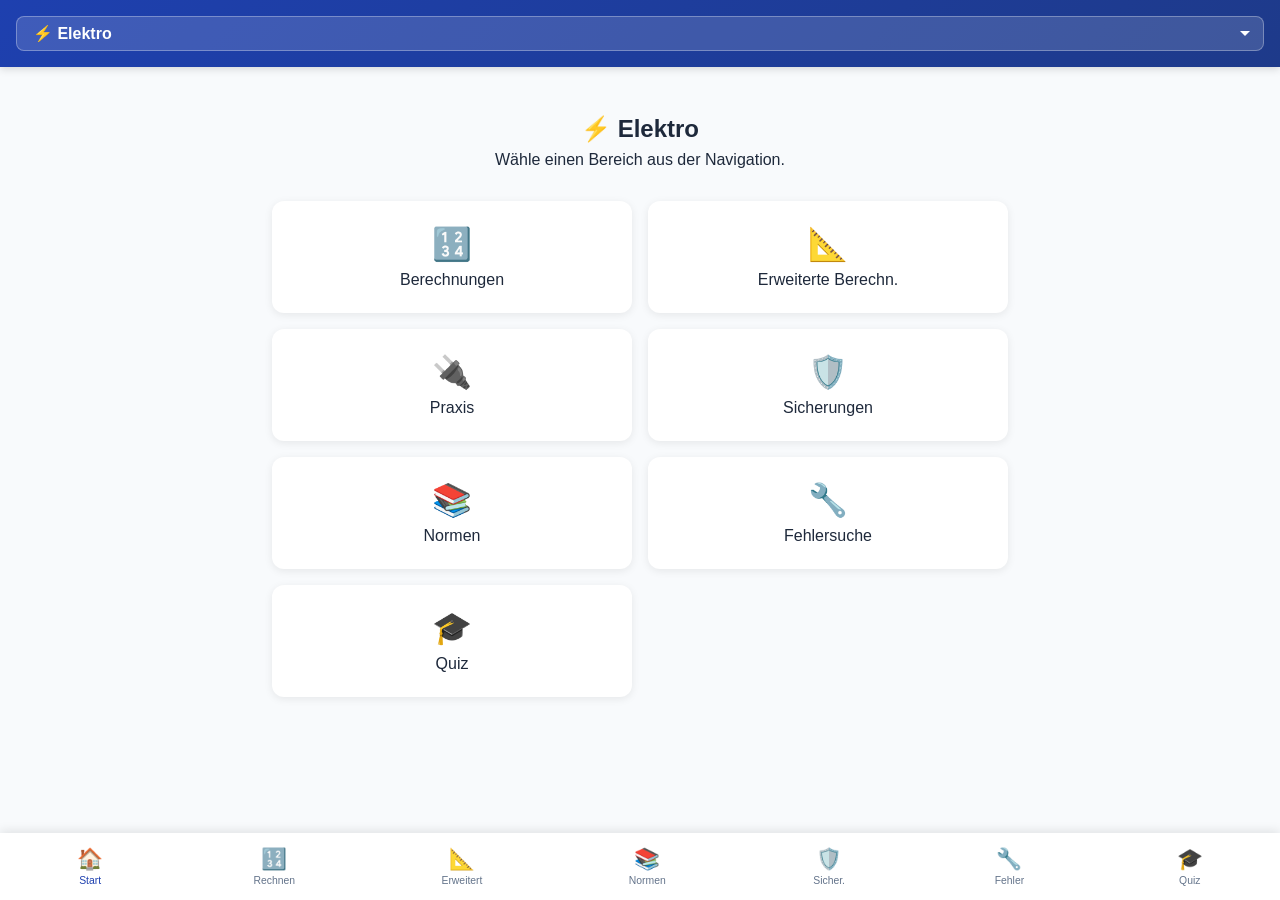
<file: index.html>
<!DOCTYPE html>
<html lang="de">
<head>
  <meta charset="UTF-8">
  <meta name="viewport" content="width=device-width, initial-scale=1.0, user-scalable=no">
  <meta name="theme-color" content="#1e40af">
  <meta name="description" content="Komplette Bau-Suite für alle Gewerke">
  <title>Hoher Bausammlung</title>
  <link rel="manifest" href="./manifest.json">
  <link rel="icon" type="image/svg+xml" href="./icons/icon.svg">
  <link rel="icon" type="image/png" sizes="32x32" href="./icons/icon-72.png">
  <link rel="apple-touch-icon" href="./icons/icon-192.png">
  <link rel="stylesheet" href="./css/style.css">
</head>
<body>
  <header class="app-header">
    <div class="header-content">
      <select id="gewerk-select" class="gewerk-dropdown" onchange="changeGewerk(this.value)">
        <option value="elektro" selected>⚡ Elektro</option>
        <option value="hlsk">🔧 HLSK</option>
        <option value="statik">🏗️ Statik</option>
        <option value="brandschutz">🔥 Brandschutz</option>
        <option value="arbeitsschutz">⚠️ Arbeitsschutz</option>
        <option value="baurecht">📋 Baurecht</option>
        <option value="geg">🌱 GEG/Energie</option>
      </select>
      <span class="offline-indicator" id="offline-badge">Offline</span>
    </div>
  </header>

  <main id="content">
    <div class="welcome" id="welcome-elektro">
      <h2>⚡ Elektro</h2>
      <p>Wähle einen Bereich aus der Navigation.</p>
      <div class="feature-grid">
        <div class="feature-card" onclick="loadPage('berechnungen')">
          <span class="feature-icon">🔢</span>
          <span>Berechnungen</span>
        </div>
        <div class="feature-card" onclick="loadPage('erweitert')">
          <span class="feature-icon">📐</span>
          <span>Erweiterte Berechn.</span>
        </div>
        <div class="feature-card" onclick="loadPage('praxis')">
          <span class="feature-icon">🔌</span>
          <span>Praxis</span>
        </div>
        <div class="feature-card" onclick="loadPage('sicherungen')">
          <span class="feature-icon">🛡️</span>
          <span>Sicherungen</span>
        </div>
        <div class="feature-card" onclick="loadPage('wissen')">
          <span class="feature-icon">📚</span>
          <span>Normen</span>
        </div>
        <div class="feature-card" onclick="loadPage('fehlersuche')">
          <span class="feature-icon">🔧</span>
          <span>Fehlersuche</span>
        </div>
        <div class="feature-card" onclick="loadPage('lernen')">
          <span class="feature-icon">🎓</span>
          <span>Quiz</span>
        </div>
      </div>
    </div>
  </main>

  <nav class="bottom-nav" id="nav-elektro">
    <button class="nav-btn active" data-page="home" onclick="loadPage('home')">
      <span class="nav-icon">🏠</span>
      <span class="nav-label">Start</span>
    </button>
    <button class="nav-btn" data-page="berechnungen" onclick="loadPage('berechnungen')">
      <span class="nav-icon">🔢</span>
      <span class="nav-label">Rechnen</span>
    </button>
    <button class="nav-btn" data-page="erweitert" onclick="loadPage('erweitert')">
      <span class="nav-icon">📐</span>
      <span class="nav-label">Erweitert</span>
    </button>
    <button class="nav-btn" data-page="wissen" onclick="loadPage('wissen')">
      <span class="nav-icon">📚</span>
      <span class="nav-label">Normen</span>
    </button>
    <button class="nav-btn" data-page="sicherungen" onclick="loadPage('sicherungen')">
      <span class="nav-icon">🛡️</span>
      <span class="nav-label">Sicher.</span>
    </button>
    <button class="nav-btn" data-page="fehlersuche" onclick="loadPage('fehlersuche')">
      <span class="nav-icon">🔧</span>
      <span class="nav-label">Fehler</span>
    </button>
    <button class="nav-btn" data-page="lernen" onclick="loadPage('lernen')">
      <span class="nav-icon">🎓</span>
      <span class="nav-label">Quiz</span>
    </button>
  </nav>

  <script src="./js/app.js"></script>
  <script src="./js/berechnungen.js"></script>
  <script src="./js/quiz.js"></script>
</body>
</html>
</file>
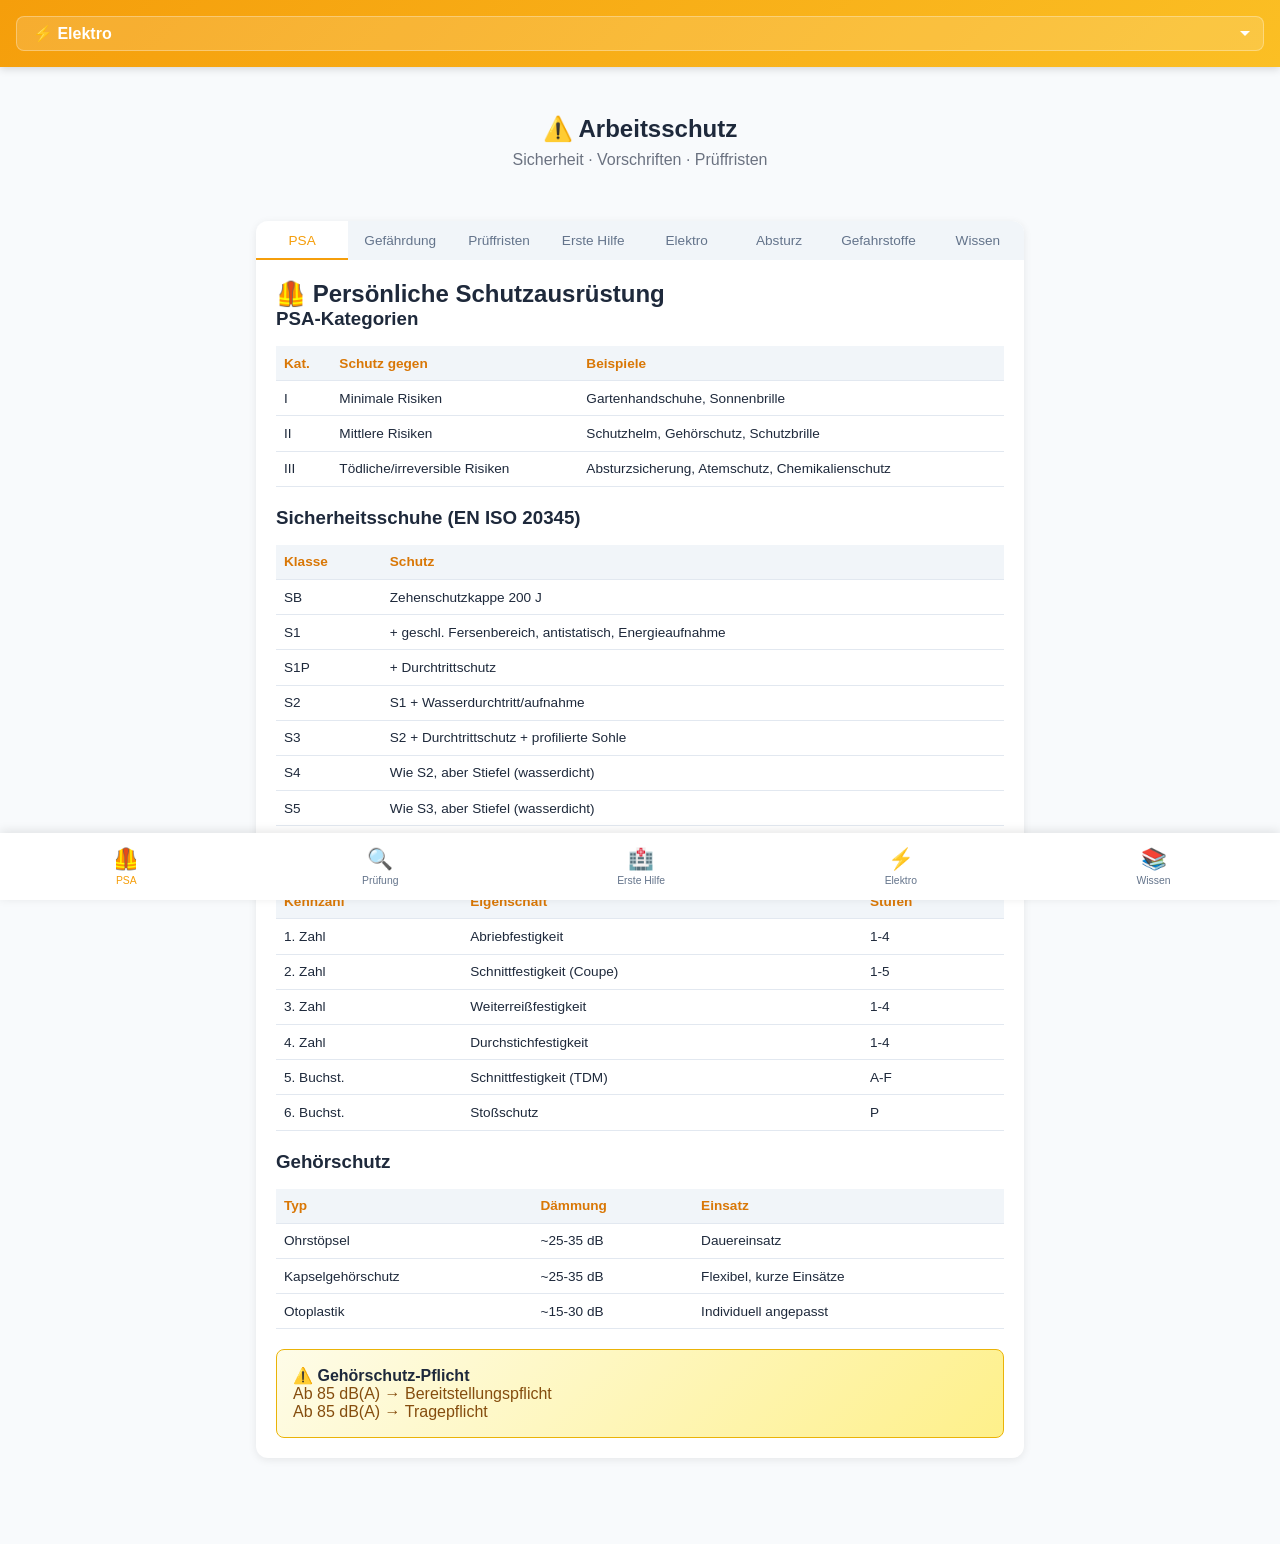
<file: arbeitsschutz.html>
<!DOCTYPE html>
<html lang="de">
<head>
  <meta charset="UTF-8">
  <meta name="viewport" content="width=device-width, initial-scale=1.0, user-scalable=no">
  <meta name="theme-color" content="#f59e0b">
  <title>Hoher Bausammlung - Arbeitsschutz</title>
  <link rel="manifest" href="./manifest.json">
  <link rel="icon" type="image/svg+xml" href="./icons/icon.svg">
  <link rel="stylesheet" href="./css/style.css">
  <style>
    :root { --primary: #f59e0b; --primary-dark: #d97706; }
    .app-header { background: linear-gradient(135deg, #f59e0b 0%, #fbbf24 100%); }
  </style>
</head>
<body class="gewerk-arbeitsschutz">
  <header class="app-header">
    <div class="header-content">
      <select id="gewerk-select" class="gewerk-dropdown" onchange="changeGewerk(this.value)">
        <option value="elektro">⚡ Elektro</option>
        <option value="hlsk">🔧 HLSK</option>
        <option value="statik">🏗️ Statik</option>
        <option value="brandschutz">🔥 Brandschutz</option>
        <option value="arbeitsschutz" selected>⚠️ Arbeitsschutz</option>
        <option value="baurecht">📋 Baurecht</option>
        <option value="geg">🌱 GEG/Energie</option>
      </select>
      <span class="offline-indicator" id="offline-badge">Offline</span>
    </div>
  </header>

  <main id="content">
    <div class="welcome">
      <h2>⚠️ Arbeitsschutz</h2>
      <p style="margin-bottom:20px;color:#6b7280">Sicherheit · Vorschriften · Prüffristen</p>
    </div>

    <div class="tab-container">
      <div class="tabs" style="flex-wrap:wrap;">
        <button class="tab active" onclick="switchTab(this, 'psa')">PSA</button>
        <button class="tab" onclick="switchTab(this, 'gefaehrdung')">Gefährdung</button>
        <button class="tab" onclick="switchTab(this, 'pruefung')">Prüffristen</button>
        <button class="tab" onclick="switchTab(this, 'erste-hilfe')">Erste Hilfe</button>
        <button class="tab" onclick="switchTab(this, 'elektro-sicher')">Elektro</button>
        <button class="tab" onclick="switchTab(this, 'absturz')">Absturz</button>
        <button class="tab" onclick="switchTab(this, 'gefahrstoffe')">Gefahrstoffe</button>
        <button class="tab" onclick="switchTab(this, 'wissen')">Wissen</button>
      </div>

      <!-- PSA -->
      <div id="psa" class="tab-content active">
        <h2>🦺 Persönliche Schutzausrüstung</h2>
        
        <h3>PSA-Kategorien</h3>
        <table class="data-table">
          <thead><tr><th>Kat.</th><th>Schutz gegen</th><th>Beispiele</th></tr></thead>
          <tbody>
            <tr><td>I</td><td>Minimale Risiken</td><td>Gartenhandschuhe, Sonnenbrille</td></tr>
            <tr><td>II</td><td>Mittlere Risiken</td><td>Schutzhelm, Gehörschutz, Schutzbrille</td></tr>
            <tr><td>III</td><td>Tödliche/irreversible Risiken</td><td>Absturzsicherung, Atemschutz, Chemikalienschutz</td></tr>
          </tbody>
        </table>
        
        <h3 style="margin-top:20px">Sicherheitsschuhe (EN ISO 20345)</h3>
        <table class="data-table">
          <thead><tr><th>Klasse</th><th>Schutz</th></tr></thead>
          <tbody>
            <tr><td>SB</td><td>Zehenschutzkappe 200 J</td></tr>
            <tr><td>S1</td><td>+ geschl. Fersenbereich, antistatisch, Energieaufnahme</td></tr>
            <tr><td>S1P</td><td>+ Durchtrittschutz</td></tr>
            <tr><td>S2</td><td>S1 + Wasserdurchtritt/aufnahme</td></tr>
            <tr><td>S3</td><td>S2 + Durchtrittschutz + profilierte Sohle</td></tr>
            <tr><td>S4</td><td>Wie S2, aber Stiefel (wasserdicht)</td></tr>
            <tr><td>S5</td><td>Wie S3, aber Stiefel (wasserdicht)</td></tr>
          </tbody>
        </table>
        
        <h3 style="margin-top:20px">Schutzhandschuhe (EN 388)</h3>
        <table class="data-table">
          <thead><tr><th>Kennzahl</th><th>Eigenschaft</th><th>Stufen</th></tr></thead>
          <tbody>
            <tr><td>1. Zahl</td><td>Abriebfestigkeit</td><td>1-4</td></tr>
            <tr><td>2. Zahl</td><td>Schnittfestigkeit (Coupe)</td><td>1-5</td></tr>
            <tr><td>3. Zahl</td><td>Weiterreißfestigkeit</td><td>1-4</td></tr>
            <tr><td>4. Zahl</td><td>Durchstichfestigkeit</td><td>1-4</td></tr>
            <tr><td>5. Buchst.</td><td>Schnittfestigkeit (TDM)</td><td>A-F</td></tr>
            <tr><td>6. Buchst.</td><td>Stoßschutz</td><td>P</td></tr>
          </tbody>
        </table>
        
        <h3 style="margin-top:20px">Gehörschutz</h3>
        <table class="data-table">
          <thead><tr><th>Typ</th><th>Dämmung</th><th>Einsatz</th></tr></thead>
          <tbody>
            <tr><td>Ohrstöpsel</td><td>~25-35 dB</td><td>Dauereinsatz</td></tr>
            <tr><td>Kapselgehörschutz</td><td>~25-35 dB</td><td>Flexibel, kurze Einsätze</td></tr>
            <tr><td>Otoplastik</td><td>~15-30 dB</td><td>Individuell angepasst</td></tr>
          </tbody>
        </table>
        
        <div class="warning" style="margin-top:20px">
          <h4>⚠️ Gehörschutz-Pflicht</h4>
          <p>Ab 85 dB(A) → Bereitstellungspflicht<br>Ab 85 dB(A) → Tragepflicht</p>
        </div>
      </div>

      <!-- GEFÄHRDUNGSBEURTEILUNG -->
      <div id="gefaehrdung" class="tab-content">
        <h2>📋 Gefährdungsbeurteilung</h2>
        
        <h3>11 Gefährdungsfaktoren (GDA)</h3>
        <table class="data-table">
          <tbody>
            <tr><td>1</td><td>Mechanische Gefährdungen</td></tr>
            <tr><td>2</td><td>Elektrische Gefährdungen</td></tr>
            <tr><td>3</td><td>Gefahrstoffe</td></tr>
            <tr><td>4</td><td>Biologische Arbeitsstoffe</td></tr>
            <tr><td>5</td><td>Brand- und Explosionsgefährdungen</td></tr>
            <tr><td>6</td><td>Thermische Gefährdungen</td></tr>
            <tr><td>7</td><td>Physikalische Einwirkungen</td></tr>
            <tr><td>8</td><td>Arbeitsumgebungsbedingungen</td></tr>
            <tr><td>9</td><td>Physische Belastungen</td></tr>
            <tr><td>10</td><td>Psychische Belastungen</td></tr>
            <tr><td>11</td><td>Sonstige Gefährdungen</td></tr>
          </tbody>
        </table>
        
        <h3 style="margin-top:20px">Risikomatrix</h3>
        <table class="data-table">
          <thead><tr><th></th><th>Gering</th><th>Mittel</th><th>Hoch</th><th>Sehr hoch</th></tr></thead>
          <tbody>
            <tr><td><strong>Häufig</strong></td><td style="background:#fef9c3">3</td><td style="background:#fed7aa">4</td><td style="background:#fecaca">5</td><td style="background:#fecaca">6</td></tr>
            <tr><td><strong>Gelegentlich</strong></td><td style="background:#dcfce7">2</td><td style="background:#fef9c3">3</td><td style="background:#fed7aa">4</td><td style="background:#fecaca">5</td></tr>
            <tr><td><strong>Selten</strong></td><td style="background:#dcfce7">1</td><td style="background:#dcfce7">2</td><td style="background:#fef9c3">3</td><td style="background:#fed7aa">4</td></tr>
            <tr><td><strong>Unwahrsch.</strong></td><td style="background:#dcfce7">1</td><td style="background:#dcfce7">1</td><td style="background:#dcfce7">2</td><td style="background:#fef9c3">3</td></tr>
          </tbody>
        </table>
        <p style="margin-top:10px;font-size:12px;color:#6b7280;">1-2: Akzeptabel | 3-4: Maßnahmen erforderlich | 5-6: Sofortmaßnahmen</p>
        
        <h3 style="margin-top:20px">STOP-Prinzip</h3>
        <div class="info-box">
          <table class="data-table">
            <tr><td><strong>S</strong></td><td>Substitution</td><td>Gefährliches durch weniger Gefährliches ersetzen</td></tr>
            <tr><td><strong>T</strong></td><td>Technische Maßnahmen</td><td>Abschirmung, Absaugung, Automatisierung</td></tr>
            <tr><td><strong>O</strong></td><td>Organisatorische Maßnahmen</td><td>Arbeitszeit, Zugang, Schulung</td></tr>
            <tr><td><strong>P</strong></td><td>Persönliche Schutzmaßnahmen</td><td>PSA (letztes Mittel!)</td></tr>
          </table>
        </div>
      </div>

      <!-- PRÜFFRISTEN -->
      <div id="pruefung" class="tab-content">
        <h2>🔍 Prüffristen</h2>
        
        <h3>Elektrische Anlagen & Betriebsmittel (DGUV V3)</h3>
        <table class="data-table">
          <thead><tr><th>Betriebsmittel</th><th>Frist</th></tr></thead>
          <tbody>
            <tr><td>Ortsfeste Anlagen</td><td>4 Jahre</td></tr>
            <tr><td>Ortsveränderliche Geräte (Büro)</td><td>24 Monate</td></tr>
            <tr><td>Ortsveränderliche Geräte (Baustelle)</td><td>6 Monate</td></tr>
            <tr><td>Ortsveränderliche Geräte (Fertigung)</td><td>12 Monate</td></tr>
            <tr><td>PRCD-S (Personenschutzschalter)</td><td>Vor jeder Benutzung</td></tr>
            <tr><td>Fehlerstrom-Schutzeinrichtung (RCD)</td><td>Alle 6 Monate (Test-Taste)</td></tr>
          </tbody>
        </table>
        
        <h3 style="margin-top:20px">Leitern & Tritte (DGUV I 208-016)</h3>
        <table class="data-table">
          <thead><tr><th>Prüfung</th><th>Frist</th></tr></thead>
          <tbody>
            <tr><td>Sichtprüfung durch Benutzer</td><td>Vor jeder Benutzung</td></tr>
            <tr><td>Regelmäßige Prüfung befähigte Person</td><td>mind. 1× jährlich</td></tr>
          </tbody>
        </table>
        
        <h3 style="margin-top:20px">PSA gegen Absturz (DGUV R 112-198)</h3>
        <table class="data-table">
          <thead><tr><th>Prüfung</th><th>Frist</th></tr></thead>
          <tbody>
            <tr><td>Sichtprüfung durch Benutzer</td><td>Vor jeder Benutzung</td></tr>
            <tr><td>Prüfung befähigte Person</td><td>mind. 1× jährlich</td></tr>
            <tr><td>Nach Auffangen eines Sturzes</td><td>Sofort außer Betrieb!</td></tr>
          </tbody>
        </table>
        
        <h3 style="margin-top:20px">Weitere Prüffristen</h3>
        <table class="data-table">
          <thead><tr><th>Arbeitsmittel</th><th>Frist</th></tr></thead>
          <tbody>
            <tr><td>Hubarbeitsbühnen</td><td>1 Jahr</td></tr>
            <tr><td>Krane</td><td>1 Jahr</td></tr>
            <tr><td>Anschlagmittel (Ketten, Seile)</td><td>1 Jahr</td></tr>
            <tr><td>Druckbehälter</td><td>Innere: 5 J. / Äußere: 10 J.</td></tr>
            <tr><td>Feuerlöscher</td><td>2 Jahre</td></tr>
            <tr><td>Erste-Hilfe-Material</td><td>Verfallsdatum beachten</td></tr>
            <tr><td>Flurförderzeuge (Stapler)</td><td>1 Jahr (UVV)</td></tr>
          </tbody>
        </table>
      </div>

      <!-- ERSTE HILFE -->
      <div id="erste-hilfe" class="tab-content">
        <h2>🏥 Erste Hilfe</h2>
        
        <h3>Ersthelfer-Quote (DGUV V1)</h3>
        <table class="data-table">
          <thead><tr><th>Betriebsart</th><th>Ersthelfer</th></tr></thead>
          <tbody>
            <tr><td>Verwaltung, Handel</td><td>5% der Beschäftigten</td></tr>
            <tr><td>Sonstige Betriebe</td><td>10% der Beschäftigten</td></tr>
            <tr><td>Baustellen >100 Beschäftigte</td><td>10%</td></tr>
            <tr><td>Kindertagesstätten</td><td>1 Ersthelfer pro Gruppe</td></tr>
          </tbody>
        </table>
        
        <h3 style="margin-top:20px">Verbandkasten-Inhalt (DIN 13157 klein)</h3>
        <table class="data-table">
          <tbody>
            <tr><td>Heftpflaster 5m × 2,5cm</td><td>1 Stück</td></tr>
            <tr><td>Wundschnellverband</td><td>8 Stück</td></tr>
            <tr><td>Fingerkuppen-Verband</td><td>4 Stück</td></tr>
            <tr><td>Pflasterstrips</td><td>4 Stück</td></tr>
            <tr><td>Verbandpäckchen K</td><td>1 Stück</td></tr>
            <tr><td>Verbandpäckchen M</td><td>3 Stück</td></tr>
            <tr><td>Verbandpäckchen G</td><td>1 Stück</td></tr>
            <tr><td>Verbandtuch 60×80</td><td>1 Stück</td></tr>
            <tr><td>Kompresse 10×10</td><td>6 Stück</td></tr>
            <tr><td>Fixierbinde 6cm</td><td>2 Stück</td></tr>
            <tr><td>Fixierbinde 8cm</td><td>2 Stück</td></tr>
            <tr><td>Dreiecktuch</td><td>2 Stück</td></tr>
            <tr><td>Rettungsdecke</td><td>1 Stück</td></tr>
            <tr><td>Schere</td><td>1 Stück</td></tr>
            <tr><td>Handschuhe</td><td>4 Stück</td></tr>
            <tr><td>Erste-Hilfe-Anleitung</td><td>1 Stück</td></tr>
            <tr><td>Inhaltsverzeichnis</td><td>1 Stück</td></tr>
          </tbody>
        </table>
        
        <div class="danger" style="margin-top:20px">
          <h4>🚨 Notruf 112</h4>
          <p><strong>5 W-Fragen:</strong></p>
          <ul style="margin:10px 0 0 20px">
            <li><strong>Wo</strong> ist es passiert?</li>
            <li><strong>Was</strong> ist passiert?</li>
            <li><strong>Wie viele</strong> Verletzte?</li>
            <li><strong>Welche</strong> Verletzungen?</li>
            <li><strong>Warten</strong> auf Rückfragen!</li>
          </ul>
        </div>
      </div>

      <!-- ELEKTRO SICHERHEIT -->
      <div id="elektro-sicher" class="tab-content">
        <h2>⚡ Elektrosicherheit</h2>
        
        <h3>5 Sicherheitsregeln</h3>
        <div class="info-box">
          <ol style="margin:10px 0 0 20px">
            <li><strong>Freischalten</strong></li>
            <li><strong>Gegen Wiedereinschalten sichern</strong></li>
            <li><strong>Spannungsfreiheit feststellen</strong></li>
            <li><strong>Erden und Kurzschließen</strong></li>
            <li><strong>Benachbarte unter Spannung stehende Teile abdecken oder abschranken</strong></li>
          </ol>
        </div>
        
        <h3 style="margin-top:20px">Gefährdung durch Strom</h3>
        <table class="data-table">
          <thead><tr><th>Stromstärke</th><th>Wirkung (AC 50Hz)</th></tr></thead>
          <tbody>
            <tr><td>0,5 mA</td><td>Wahrnehmungsschwelle</td></tr>
            <tr><td>10 mA</td><td>Loslassschwelle</td></tr>
            <tr><td>30 mA</td><td>Atemstillstand möglich</td></tr>
            <tr><td>50 mA</td><td>Herzkammerflimmern möglich</td></tr>
            <tr><td>>50 mA</td><td>Herzkammerflimmern wahrscheinlich</td></tr>
          </tbody>
        </table>
        
        <h3 style="margin-top:20px">Schutzklassen</h3>
        <table class="data-table">
          <thead><tr><th>Klasse</th><th>Symbol</th><th>Schutzmaßnahme</th></tr></thead>
          <tbody>
            <tr><td>0</td><td>—</td><td>Nur Basisisolierung (nicht mehr zulässig)</td></tr>
            <tr><td>I</td><td>⏚</td><td>Schutzleiter (PE)</td></tr>
            <tr><td>II</td><td>◻◻</td><td>Schutzisolierung (doppelt/verstärkt)</td></tr>
            <tr><td>III</td><td>◇</td><td>Schutzkleinspannung (SELV/PELV)</td></tr>
          </tbody>
        </table>
        
        <h3 style="margin-top:20px">Mindestabstände</h3>
        <table class="data-table">
          <thead><tr><th>Spannung</th><th>Abstand</th></tr></thead>
          <tbody>
            <tr><td>bis 1 kV</td><td>1,0 m</td></tr>
            <tr><td>1 - 30 kV</td><td>3,0 m</td></tr>
            <tr><td>30 - 110 kV</td><td>4,0 m</td></tr>
            <tr><td>110 - 220 kV</td><td>5,0 m</td></tr>
            <tr><td>220 - 380 kV</td><td>6,0 m</td></tr>
            <tr><td>unbekannt</td><td>6,0 m</td></tr>
          </tbody>
        </table>
      </div>

      <!-- ABSTURZSICHERUNG -->
      <div id="absturz" class="tab-content">
        <h2>🪜 Absturzsicherung</h2>
        
        <h3>Absturzhöhen (DGUV R 100-001)</h3>
        <table class="data-table">
          <thead><tr><th>Arbeitsplatz</th><th>Absturzhöhe</th></tr></thead>
          <tbody>
            <tr><td>Allgemein</td><td>> 1,0 m</td></tr>
            <tr><td>An/über Wasser, Stoffen</td><td>> 0 m (sofort)</td></tr>
            <tr><td>Baustelle allgemein</td><td>> 2,0 m</td></tr>
            <tr><td>Baustelle Gerüste</td><td>> 2,0 m (3. Gerüstlage)</td></tr>
            <tr><td>Dacharbeiten >20° Neigung</td><td>> 3,0 m</td></tr>
            <tr><td>Dacharbeiten ≤20° Neigung</td><td>> 3,0 m</td></tr>
          </tbody>
        </table>
        
        <h3 style="margin-top:20px">Schutzmaßnahmen (Rangfolge)</h3>
        <div class="info-box">
          <ol style="margin:10px 0 0 20px">
            <li>Absturzkante vermeiden (Planung)</li>
            <li>Seitenschutz (Geländer)</li>
            <li>Auffangeinrichtungen (Fanggerüst, Netz)</li>
            <li>PSA gegen Absturz (letztes Mittel)</li>
          </ol>
        </div>
        
        <h3 style="margin-top:20px">Seitenschutz / Geländer</h3>
        <table class="data-table">
          <tbody>
            <tr><td>Geländerhöhe</td><td>min. 1,0 m</td></tr>
            <tr><td>Zwischenholm</td><td>Zwischenraum max. 47 cm</td></tr>
            <tr><td>Fußleiste</td><td>min. 5 cm hoch</td></tr>
            <tr><td>Öffnungen</td><td>max. 18 cm zwischen Teilen</td></tr>
          </tbody>
        </table>
        
        <h3 style="margin-top:20px">Leitern - Aufstellwinkel</h3>
        <table class="data-table">
          <thead><tr><th>Leiterart</th><th>Winkel</th></tr></thead>
          <tbody>
            <tr><td>Anlegeleiter</td><td>65° - 75°</td></tr>
            <tr><td>Stehleiter</td><td>max. 70°</td></tr>
            <tr><td>Überstand bei Ausstieg</td><td>min. 1,0 m</td></tr>
          </tbody>
        </table>
        
        <div class="warning" style="margin-top:20px">
          <h4>⚠️ Leitern-Regeln</h4>
          <ul style="margin:10px 0 0 20px">
            <li>Nicht seitlich hinauslehnen</li>
            <li>Standhöhe max. 7 m</li>
            <li>Beschäftigungsdauer max. 2 h</li>
            <li>Traglast max. 150 kg inkl. Werkzeug</li>
          </ul>
        </div>
      </div>

      <!-- GEFAHRSTOFFE -->
      <div id="gefahrstoffe" class="tab-content">
        <h2>☠️ Gefahrstoffe</h2>
        
        <h3>GHS-Piktogramme</h3>
        <table class="data-table">
          <thead><tr><th>Symbol</th><th>Bezeichnung</th><th>Gefahr</th></tr></thead>
          <tbody>
            <tr><td>💥</td><td>GHS01</td><td>Explodierende Bombe</td></tr>
            <tr><td>🔥</td><td>GHS02</td><td>Flamme (entzündbar)</td></tr>
            <tr><td>⭕</td><td>GHS03</td><td>Flamme über Kreis (oxidierend)</td></tr>
            <tr><td>🧪</td><td>GHS04</td><td>Gasflasche (unter Druck)</td></tr>
            <tr><td>⚗️</td><td>GHS05</td><td>Ätzwirkung</td></tr>
            <tr><td>☠️</td><td>GHS06</td><td>Totenkopf (akut toxisch)</td></tr>
            <tr><td>❗</td><td>GHS07</td><td>Ausrufezeichen (Reizend)</td></tr>
            <tr><td>🏥</td><td>GHS08</td><td>Gesundheitsgefahr (CMR)</td></tr>
            <tr><td>🐟</td><td>GHS09</td><td>Umwelt (gewässergefährdend)</td></tr>
          </tbody>
        </table>
        
        <h3 style="margin-top:20px">H-Sätze (Gefahrenhinweise)</h3>
        <table class="data-table">
          <thead><tr><th>Bereich</th><th>Bedeutung</th></tr></thead>
          <tbody>
            <tr><td>H2xx</td><td>Physikalische Gefahren</td></tr>
            <tr><td>H3xx</td><td>Gesundheitsgefahren</td></tr>
            <tr><td>H4xx</td><td>Umweltgefahren</td></tr>
          </tbody>
        </table>
        
        <h3 style="margin-top:20px">Häufige H-Sätze</h3>
        <table class="data-table">
          <tbody>
            <tr><td>H220</td><td>Extrem entzündbares Gas</td></tr>
            <tr><td>H225</td><td>Flüssigkeit und Dampf leicht entzündbar</td></tr>
            <tr><td>H301</td><td>Giftig bei Verschlucken</td></tr>
            <tr><td>H314</td><td>Verursacht schwere Verätzungen</td></tr>
            <tr><td>H315</td><td>Verursacht Hautreizungen</td></tr>
            <tr><td>H317</td><td>Kann allergische Hautreaktionen verursachen</td></tr>
            <tr><td>H319</td><td>Verursacht schwere Augenreizung</td></tr>
            <tr><td>H334</td><td>Kann bei Einatmen Allergie verursachen</td></tr>
            <tr><td>H350</td><td>Kann Krebs erzeugen</td></tr>
            <tr><td>H400</td><td>Sehr giftig für Wasserorganismen</td></tr>
          </tbody>
        </table>
        
        <div class="info-box" style="margin-top:20px">
          <h4>📋 Sicherheitsdatenblatt (SDB)</h4>
          <p>16 Abschnitte, muss am Arbeitsplatz verfügbar sein!</p>
          <p style="font-size:12px;color:#6b7280;margin-top:5px;">Wichtig: Abschnitt 7 (Handhabung), 8 (Schutzmaßnahmen), 4 (Erste Hilfe)</p>
        </div>
      </div>

      <!-- WISSEN -->
      <div id="wissen" class="tab-content">
        <h2>📚 Wissen Arbeitsschutz</h2>
        
        <div class="knowledge-card" onclick="this.classList.toggle('active')">
          <div class="knowledge-header"><span>⏰ Arbeitszeiten (ArbZG)</span><span class="toggle-icon">▼</span></div>
          <div class="knowledge-content">
            <table class="data-table">
              <tr><td>Tägliche Höchstarbeitszeit</td><td>8 h (ausnahmsweise 10 h)</td></tr>
              <tr><td>Wöchentliche Höchstarbeitszeit</td><td>48 h (Ø 6 Monate)</td></tr>
              <tr><td>Ruhezeit nach Arbeit</td><td>min. 11 h ununterbrochen</td></tr>
              <tr><td>Pause ab 6 h</td><td>min. 30 min</td></tr>
              <tr><td>Pause ab 9 h</td><td>min. 45 min</td></tr>
              <tr><td>Nachtarbeit</td><td>23:00 - 06:00 Uhr</td></tr>
            </table>
          </div>
        </div>
        
        <div class="knowledge-card" onclick="this.classList.toggle('active')">
          <div class="knowledge-header"><span>🌡️ Raumklima (ASR A3.5)</span><span class="toggle-icon">▼</span></div>
          <div class="knowledge-content">
            <table class="data-table">
              <tr><td>Büro, leichte Arbeit</td><td>+20°C bis +26°C</td></tr>
              <tr><td>Mittelschwere Arbeit</td><td>+17°C bis +26°C</td></tr>
              <tr><td>Schwere Arbeit</td><td>+12°C bis +26°C</td></tr>
              <tr><td>Lufttemperatur max.</td><td>+26°C (Maßnahmen ab +26°C)</td></tr>
              <tr><td>Lufttemperatur kritisch</td><td>+35°C (besondere Maßnahmen)</td></tr>
              <tr><td>Relative Luftfeuchte</td><td>30% - 65%</td></tr>
            </table>
          </div>
        </div>
        
        <div class="knowledge-card" onclick="this.classList.toggle('active')">
          <div class="knowledge-header"><span>💡 Beleuchtung (ASR A3.4)</span><span class="toggle-icon">▼</span></div>
          <div class="knowledge-content">
            <table class="data-table">
              <thead><tr><th>Tätigkeit</th><th>Lux</th></tr></thead>
              <tbody>
                <tr><td>Verkehrsflächen, Flure</td><td>100</td></tr>
                <tr><td>Lager</td><td>100</td></tr>
                <tr><td>Grobe Arbeiten</td><td>200</td></tr>
                <tr><td>Büro (Schreiben, Lesen)</td><td>500</td></tr>
                <tr><td>Technisches Zeichnen</td><td>750</td></tr>
                <tr><td>Feinmechanik</td><td>1000</td></tr>
                <tr><td>Präzisionsarbeit</td><td>1500</td></tr>
              </tbody>
            </table>
          </div>
        </div>
        
        <div class="knowledge-card" onclick="this.classList.toggle('active')">
          <div class="knowledge-header"><span>🔊 Lärm (DGUV V3, LärmVibrationsArbSchV)</span><span class="toggle-icon">▼</span></div>
          <div class="knowledge-content">
            <table class="data-table">
              <tr><td>Büro empfohlen</td><td>< 55 dB(A)</td></tr>
              <tr><td>Unterer Auslösewert</td><td>80 dB(A) → Gehörschutz anbieten</td></tr>
              <tr><td>Oberer Auslösewert</td><td>85 dB(A) → Gehörschutz Pflicht</td></tr>
              <tr><td>Expositionsgrenzwert</td><td>87 dB(A) (mit Gehörschutz)</td></tr>
            </table>
            <p style="margin-top:10px;font-size:12px;color:#dc2626;">+3 dB = Verdopplung der Schallenergie!</p>
          </div>
        </div>
        
        <div class="knowledge-card" onclick="this.classList.toggle('active')">
          <div class="knowledge-header"><span>🏋️ Lasthandhabung (LasthandhabV)</span><span class="toggle-icon">▼</span></div>
          <div class="knowledge-content">
            <h4>Richtwerte (gelegentlich)</h4>
            <table class="data-table">
              <thead><tr><th>Alter</th><th>Männer</th><th>Frauen</th></tr></thead>
              <tbody>
                <tr><td>15-18 Jahre</td><td>35 kg</td><td>15 kg</td></tr>
                <tr><td>18-40 Jahre</td><td>55 kg</td><td>25 kg</td></tr>
                <tr><td>> 40 Jahre</td><td>45 kg</td><td>20 kg</td></tr>
              </tbody>
            </table>
            <p style="margin-top:10px;font-size:12px;color:#6b7280;">Bei häufigem Heben deutlich geringere Werte!</p>
          </div>
        </div>
        
        <div class="knowledge-card" onclick="this.classList.toggle('active')">
          <div class="knowledge-header"><span>📋 Wichtige Vorschriften</span><span class="toggle-icon">▼</span></div>
          <div class="knowledge-content">
            <table class="data-table">
              <tr><td><strong>ArbSchG</strong></td><td>Arbeitsschutzgesetz (Grundgesetz)</td></tr>
              <tr><td><strong>ArbStättV</strong></td><td>Arbeitsstättenverordnung</td></tr>
              <tr><td><strong>BetrSichV</strong></td><td>Betriebssicherheitsverordnung</td></tr>
              <tr><td><strong>GefStoffV</strong></td><td>Gefahrstoffverordnung</td></tr>
              <tr><td><strong>PSA-BV</strong></td><td>PSA-Benutzungsverordnung</td></tr>
              <tr><td><strong>ArbZG</strong></td><td>Arbeitszeitgesetz</td></tr>
              <tr><td><strong>ASR</strong></td><td>Arbeitsstättenregeln</td></tr>
              <tr><td><strong>TRBS</strong></td><td>Technische Regeln Betriebssicherheit</td></tr>
              <tr><td><strong>TRGS</strong></td><td>Technische Regeln Gefahrstoffe</td></tr>
              <tr><td><strong>DGUV V1</strong></td><td>Grundsätze der Prävention</td></tr>
              <tr><td><strong>DGUV V3</strong></td><td>Elektrische Anlagen und Betriebsmittel</td></tr>
            </table>
          </div>
        </div>
        
        <div class="knowledge-card" onclick="this.classList.toggle('active')">
          <div class="knowledge-header"><span>🚧 Sicherheitskennzeichnung (ASR A1.3)</span><span class="toggle-icon">▼</span></div>
          <div class="knowledge-content">
            <table class="data-table">
              <tr><td style="background:#dc2626;color:white">Rot</td><td>Verbot, Brandschutz</td><td>Kreis, Querbalken</td></tr>
              <tr><td style="background:#f59e0b;color:white">Gelb/Orange</td><td>Warnung</td><td>Dreieck</td></tr>
              <tr><td style="background:#2563eb;color:white">Blau</td><td>Gebot</td><td>Kreis</td></tr>
              <tr><td style="background:#16a34a;color:white">Grün</td><td>Rettung, Erste Hilfe</td><td>Rechteck</td></tr>
              <tr><td style="background:#dc2626;color:white">Rot</td><td>Brandschutz</td><td>Rechteck</td></tr>
            </table>
          </div>
        </div>
      </div>
    </div>
  </main>

  <nav class="bottom-nav">
    <button class="nav-btn active" onclick="switchTab(document.querySelector('.tab'), 'psa')">
      <span class="nav-icon">🦺</span><span class="nav-label">PSA</span>
    </button>
    <button class="nav-btn" onclick="switchTab(document.querySelectorAll('.tab')[2], 'pruefung')">
      <span class="nav-icon">🔍</span><span class="nav-label">Prüfung</span>
    </button>
    <button class="nav-btn" onclick="switchTab(document.querySelectorAll('.tab')[3], 'erste-hilfe')">
      <span class="nav-icon">🏥</span><span class="nav-label">Erste Hilfe</span>
    </button>
    <button class="nav-btn" onclick="switchTab(document.querySelectorAll('.tab')[4], 'elektro-sicher')">
      <span class="nav-icon">⚡</span><span class="nav-label">Elektro</span>
    </button>
    <button class="nav-btn" onclick="switchTab(document.querySelectorAll('.tab')[7], 'wissen')">
      <span class="nav-icon">📚</span><span class="nav-label">Wissen</span>
    </button>
  </nav>

  <script src="./js/app.js"></script>
  <style>
    .knowledge-card { background: #fff; border: 1px solid #e5e7eb; border-radius: 8px; margin-bottom: 12px; overflow: hidden; }
    .knowledge-header { display: flex; justify-content: space-between; align-items: center; padding: 15px; cursor: pointer; font-weight: 600; }
    .knowledge-content { display: none; padding: 0 15px 15px; border-top: 1px solid #e5e7eb; }
    .knowledge-card.active .knowledge-content { display: block; }
    .knowledge-card.active .toggle-icon { transform: rotate(180deg); }
    .toggle-icon { transition: transform 0.2s; }
  </style>
</body>
</html>
</file>
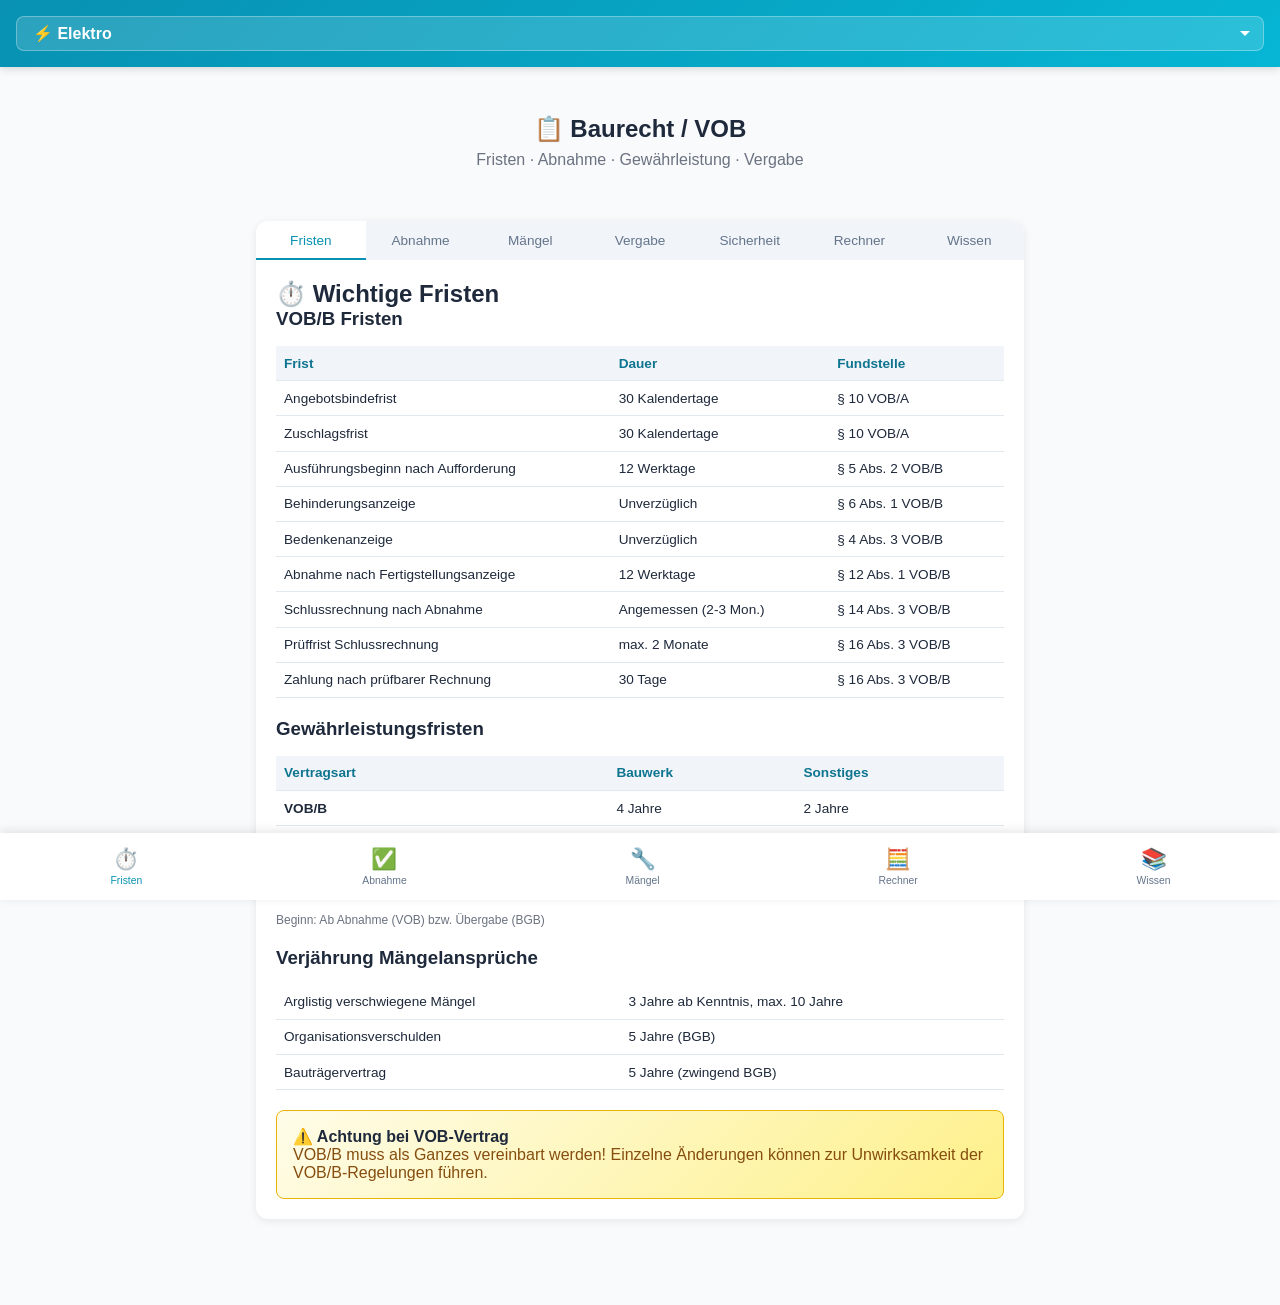
<file: baurecht.html>
<!DOCTYPE html>
<html lang="de">
<head>
  <meta charset="UTF-8">
  <meta name="viewport" content="width=device-width, initial-scale=1.0, user-scalable=no">
  <meta name="theme-color" content="#0891b2">
  <title>Hoher Bausammlung - Baurecht/VOB</title>
  <link rel="manifest" href="./manifest.json">
  <link rel="icon" type="image/svg+xml" href="./icons/icon.svg">
  <link rel="stylesheet" href="./css/style.css">
  <style>
    :root { --primary: #0891b2; --primary-dark: #0e7490; }
    .app-header { background: linear-gradient(135deg, #0891b2 0%, #06b6d4 100%); }
  </style>
</head>
<body class="gewerk-baurecht">
  <header class="app-header">
    <div class="header-content">
      <select id="gewerk-select" class="gewerk-dropdown" onchange="changeGewerk(this.value)">
        <option value="elektro">⚡ Elektro</option>
        <option value="hlsk">🔧 HLSK</option>
        <option value="statik">🏗️ Statik</option>
        <option value="brandschutz">🔥 Brandschutz</option>
        <option value="arbeitsschutz">⚠️ Arbeitsschutz</option>
        <option value="baurecht" selected>📋 Baurecht</option>
        <option value="geg">🌱 GEG/Energie</option>
      </select>
      <span class="offline-indicator" id="offline-badge">Offline</span>
    </div>
  </header>

  <main id="content">
    <div class="welcome">
      <h2>📋 Baurecht / VOB</h2>
      <p style="margin-bottom:20px;color:#6b7280">Fristen · Abnahme · Gewährleistung · Vergabe</p>
    </div>

    <div class="tab-container">
      <div class="tabs" style="flex-wrap:wrap;">
        <button class="tab active" onclick="switchTab(this, 'fristen')">Fristen</button>
        <button class="tab" onclick="switchTab(this, 'abnahme')">Abnahme</button>
        <button class="tab" onclick="switchTab(this, 'maengel')">Mängel</button>
        <button class="tab" onclick="switchTab(this, 'vergabe')">Vergabe</button>
        <button class="tab" onclick="switchTab(this, 'sicherheit')">Sicherheit</button>
        <button class="tab" onclick="switchTab(this, 'rechner')">Rechner</button>
        <button class="tab" onclick="switchTab(this, 'wissen')">Wissen</button>
      </div>

      <!-- FRISTEN -->
      <div id="fristen" class="tab-content active">
        <h2>⏱️ Wichtige Fristen</h2>
        
        <h3>VOB/B Fristen</h3>
        <table class="data-table">
          <thead><tr><th>Frist</th><th>Dauer</th><th>Fundstelle</th></tr></thead>
          <tbody>
            <tr><td>Angebotsbindefrist</td><td>30 Kalendertage</td><td>§ 10 VOB/A</td></tr>
            <tr><td>Zuschlagsfrist</td><td>30 Kalendertage</td><td>§ 10 VOB/A</td></tr>
            <tr><td>Ausführungsbeginn nach Aufforderung</td><td>12 Werktage</td><td>§ 5 Abs. 2 VOB/B</td></tr>
            <tr><td>Behinderungsanzeige</td><td>Unverzüglich</td><td>§ 6 Abs. 1 VOB/B</td></tr>
            <tr><td>Bedenkenanzeige</td><td>Unverzüglich</td><td>§ 4 Abs. 3 VOB/B</td></tr>
            <tr><td>Abnahme nach Fertigstellungsanzeige</td><td>12 Werktage</td><td>§ 12 Abs. 1 VOB/B</td></tr>
            <tr><td>Schlussrechnung nach Abnahme</td><td>Angemessen (2-3 Mon.)</td><td>§ 14 Abs. 3 VOB/B</td></tr>
            <tr><td>Prüffrist Schlussrechnung</td><td>max. 2 Monate</td><td>§ 16 Abs. 3 VOB/B</td></tr>
            <tr><td>Zahlung nach prüfbarer Rechnung</td><td>30 Tage</td><td>§ 16 Abs. 3 VOB/B</td></tr>
          </tbody>
        </table>
        
        <h3 style="margin-top:20px">Gewährleistungsfristen</h3>
        <table class="data-table">
          <thead><tr><th>Vertragsart</th><th>Bauwerk</th><th>Sonstiges</th></tr></thead>
          <tbody>
            <tr><td><strong>VOB/B</strong></td><td>4 Jahre</td><td>2 Jahre</td></tr>
            <tr><td><strong>BGB Werkvertrag</strong></td><td>5 Jahre</td><td>2 Jahre</td></tr>
            <tr><td><strong>BGB Kaufvertrag</strong></td><td>—</td><td>2 Jahre</td></tr>
          </tbody>
        </table>
        <p style="margin-top:10px;font-size:12px;color:#6b7280;">Beginn: Ab Abnahme (VOB) bzw. Übergabe (BGB)</p>
        
        <h3 style="margin-top:20px">Verjährung Mängelansprüche</h3>
        <table class="data-table">
          <tbody>
            <tr><td>Arglistig verschwiegene Mängel</td><td>3 Jahre ab Kenntnis, max. 10 Jahre</td></tr>
            <tr><td>Organisationsverschulden</td><td>5 Jahre (BGB)</td></tr>
            <tr><td>Bauträgervertrag</td><td>5 Jahre (zwingend BGB)</td></tr>
          </tbody>
        </table>
        
        <div class="warning" style="margin-top:20px">
          <h4>⚠️ Achtung bei VOB-Vertrag</h4>
          <p>VOB/B muss als Ganzes vereinbart werden! Einzelne Änderungen können zur Unwirksamkeit der VOB/B-Regelungen führen.</p>
        </div>
      </div>

      <!-- ABNAHME -->
      <div id="abnahme" class="tab-content">
        <h2>✅ Abnahme</h2>
        
        <h3>Abnahmearten (§ 12 VOB/B)</h3>
        <table class="data-table">
          <thead><tr><th>Art</th><th>Beschreibung</th></tr></thead>
          <tbody>
            <tr><td><strong>Förmliche Abnahme</strong></td><td>Gemeinsame Begehung mit Protokoll</td></tr>
            <tr><td><strong>Fiktive Abnahme</strong></td><td>12 Werktage nach Fertigstellungsanzeige ohne Reaktion</td></tr>
            <tr><td><strong>Konkludente Abnahme</strong></td><td>Schlüssiges Verhalten (Bezug, Nutzung)</td></tr>
            <tr><td><strong>Teilabnahme</strong></td><td>Für in sich abgeschlossene Teile</td></tr>
          </tbody>
        </table>
        
        <h3 style="margin-top:20px">Wirkungen der Abnahme</h3>
        <div class="info-box">
          <ul style="margin:10px 0 0 20px">
            <li><strong>Gefahrübergang</strong> auf den AG</li>
            <li><strong>Beweislastumkehr</strong> für Mängel</li>
            <li>Beginn der <strong>Gewährleistungsfrist</strong></li>
            <li>Beginn der <strong>Verjährungsfrist</strong></li>
            <li><strong>Vergütungsanspruch</strong> wird fällig</li>
            <li>Verlust von <strong>Vertragsstrafe</strong>-Ansprüchen (wenn nicht vorbehalten)</li>
          </ul>
        </div>
        
        <h3 style="margin-top:20px">Abnahmeverweigerung</h3>
        <table class="data-table">
          <tbody>
            <tr><td>Wesentliche Mängel</td><td>Abnahme darf verweigert werden</td></tr>
            <tr><td>Unwesentliche Mängel</td><td>Abnahme darf NICHT verweigert werden</td></tr>
            <tr><td>Bekannte Mängel</td><td>Vorbehalt bei Abnahme erklären!</td></tr>
          </tbody>
        </table>
        
        <div class="danger" style="margin-top:20px">
          <h4>🚨 Wichtig: Vorbehalte</h4>
          <p>Vorbehalte (Mängel, Vertragsstrafe) <strong>müssen bei Abnahme erklärt werden</strong>, sonst gehen Ansprüche verloren!</p>
        </div>
      </div>

      <!-- MÄNGEL -->
      <div id="maengel" class="tab-content">
        <h2>🔧 Mängelrechte</h2>
        
        <h3>Mängelrechte Übersicht</h3>
        <table class="data-table">
          <thead><tr><th>Anspruch</th><th>VOB/B</th><th>BGB</th></tr></thead>
          <tbody>
            <tr><td><strong>Nacherfüllung</strong></td><td>§ 13 Abs. 5</td><td>§ 635</td></tr>
            <tr><td><strong>Selbstvornahme</strong></td><td>§ 13 Abs. 5 Nr. 2</td><td>§ 637</td></tr>
            <tr><td><strong>Minderung</strong></td><td>§ 13 Abs. 6</td><td>§ 638</td></tr>
            <tr><td><strong>Schadensersatz</strong></td><td>§ 13 Abs. 7</td><td>§ 634 Nr. 4</td></tr>
            <tr><td><strong>Rücktritt</strong></td><td>—</td><td>§ 634 Nr. 3</td></tr>
          </tbody>
        </table>
        
        <h3 style="margin-top:20px">Mängelrüge (VOB/B)</h3>
        <table class="data-table">
          <tbody>
            <tr><td>Form</td><td>Schriftlich empfohlen</td></tr>
            <tr><td>Inhalt</td><td>Mangel konkret beschreiben</td></tr>
            <tr><td>Fristsetzung</td><td>Angemessene Frist zur Beseitigung</td></tr>
            <tr><td>Bei Verzug</td><td>Androhung Selbstvornahme/Ersatzvornahme</td></tr>
          </tbody>
        </table>
        
        <h3 style="margin-top:20px">Ablauf Mängelbeseitigung</h3>
        <div class="info-box">
          <ol style="margin:10px 0 0 20px">
            <li><strong>Mängelrüge</strong> mit Fristsetzung</li>
            <li>Frist abwarten (mind. 2-4 Wochen)</li>
            <li>Bei Fristablauf: <strong>Nachfrist</strong> + Androhung</li>
            <li>Selbstvornahme oder Minderung</li>
            <li>Ggf. Schadensersatz</li>
          </ol>
        </div>
        
        <h3 style="margin-top:20px">Mängelarten</h3>
        <table class="data-table">
          <thead><tr><th>Art</th><th>Beispiel</th></tr></thead>
          <tbody>
            <tr><td>Offener Mangel</td><td>Bei Abnahme erkennbar</td></tr>
            <tr><td>Versteckter Mangel</td><td>Erst später erkennbar</td></tr>
            <tr><td>Arglistig verschwiegen</td><td>AN kennt Mangel, verschweigt</td></tr>
          </tbody>
        </table>
      </div>

      <!-- VERGABE -->
      <div id="vergabe" class="tab-content">
        <h2>📑 Vergabe</h2>
        
        <h3>Schwellenwerte (Stand 2024)</h3>
        <table class="data-table">
          <thead><tr><th>Auftragsart</th><th>EU-Schwelle</th></tr></thead>
          <tbody>
            <tr><td>Bauaufträge</td><td>5.538.000 €</td></tr>
            <tr><td>Liefer-/Dienstleistungen</td><td>221.000 €</td></tr>
            <tr><td>Sektorenaufträge</td><td>443.000 €</td></tr>
            <tr><td>Konzessionen</td><td>5.538.000 €</td></tr>
          </tbody>
        </table>
        <p style="margin-top:10px;font-size:12px;color:#6b7280;">Unterhalb: Nationale Vergabe nach VOB/A, UVgO</p>
        
        <h3 style="margin-top:20px">Vergabearten</h3>
        <table class="data-table">
          <thead><tr><th>Verfahren</th><th>Beschreibung</th></tr></thead>
          <tbody>
            <tr><td><strong>Öffentliche Ausschreibung</strong></td><td>Unbeschränkter Teilnehmerkreis</td></tr>
            <tr><td><strong>Beschränkte Ausschreibung</strong></td><td>Mit/ohne Teilnahmewettbewerb</td></tr>
            <tr><td><strong>Freihändige Vergabe</strong></td><td>Bis 10.000 € (Bau)</td></tr>
            <tr><td><strong>Verhandlungsverfahren</strong></td><td>Bei komplexen Aufträgen</td></tr>
          </tbody>
        </table>
        
        <h3 style="margin-top:20px">Wertungskriterien</h3>
        <div class="info-box">
          <p><strong>Wirtschaftlichstes Angebot</strong> (nicht billigstes!)</p>
          <ul style="margin:10px 0 0 20px">
            <li>Preis (50-70%)</li>
            <li>Qualität, Technik</li>
            <li>Termine, Bauzeit</li>
            <li>Folgekosten, Lebenszykluskosten</li>
            <li>Referenzen, Erfahrung</li>
          </ul>
        </div>
        
        <h3 style="margin-top:20px">Angebotsausschluss</h3>
        <table class="data-table">
          <tbody>
            <tr><td>Verspätet eingereicht</td><td>Zwingend</td></tr>
            <tr><td>Nicht unterschrieben</td><td>Zwingend</td></tr>
            <tr><td>Preise fehlen</td><td>Zwingend</td></tr>
            <tr><td>Änderungen an Verdingungsunterlagen</td><td>Zwingend</td></tr>
            <tr><td>Nebenangebote ohne Kennzeichnung</td><td>Zwingend</td></tr>
          </tbody>
        </table>
      </div>

      <!-- SICHERHEITEN -->
      <div id="sicherheit" class="tab-content">
        <h2>💰 Sicherheiten</h2>
        
        <h3>Sicherheitsleistungen</h3>
        <table class="data-table">
          <thead><tr><th>Art</th><th>Höhe</th><th>Zweck</th></tr></thead>
          <tbody>
            <tr><td><strong>Vertragserfüllungsbürgschaft</strong></td><td>5-10%</td><td>Absicherung während Bauzeit</td></tr>
            <tr><td><strong>Mängelansprüchebürgschaft</strong></td><td>3-5%</td><td>Absicherung Gewährleistung</td></tr>
            <tr><td><strong>Vorauszahlungsbürgschaft</strong></td><td>100% der Vorauszahlung</td><td>Absicherung von Vorschüssen</td></tr>
          </tbody>
        </table>
        
        <h3 style="margin-top:20px">Sicherungseinbehalt</h3>
        <table class="data-table">
          <tbody>
            <tr><td>Höhe üblich</td><td>5% der Schlussrechnung</td></tr>
            <tr><td>Ablösung durch Bürgschaft</td><td>Muss ermöglicht werden</td></tr>
            <tr><td>Verzinsung</td><td>Nach BGH: Ja, angemessen</td></tr>
          </tbody>
        </table>
        
        <h3 style="margin-top:20px">Bauhandwerkersicherung (§ 650f BGB)</h3>
        <div class="info-box">
          <p><strong>Anspruch auf Sicherheit</strong> für Vergütung</p>
          <ul style="margin:10px 0 0 20px">
            <li>Anspruch jederzeit möglich</li>
            <li>Höhe: Vergütung inkl. Nachträge</li>
            <li>Frist: Angemessen (ca. 14 Tage)</li>
            <li>Bei Nichtleistung: Leistungsverweigerungsrecht</li>
          </ul>
        </div>
        
        <div class="warning" style="margin-top:20px">
          <h4>⚠️ Gilt nicht bei:</h4>
          <ul style="margin:10px 0 0 20px">
            <li>Öffentliche Auftraggeber</li>
            <li>Verbraucher (Einfamilienhaus zur Eigennutzung)</li>
          </ul>
        </div>
      </div>

      <!-- RECHNER -->
      <div id="rechner" class="tab-content">
        <h2>🧮 Fristenrechner</h2>
        
        <h3>📐 Gewährleistungsende berechnen</h3>
        <div class="form-group">
          <label>Abnahmedatum</label>
          <input type="date" id="frist-abnahme">
        </div>
        <div class="form-group">
          <label>Vertragstyp</label>
          <select id="frist-vertrag">
            <option value="4">VOB/B Bauwerk (4 Jahre)</option>
            <option value="2">VOB/B sonstige (2 Jahre)</option>
            <option value="5">BGB Bauwerk (5 Jahre)</option>
            <option value="2">BGB sonstige (2 Jahre)</option>
          </select>
        </div>
        <button class="btn" onclick="calcGewaehrleistung()">Berechnen</button>
        <div id="frist-result"></div>
        
        <h3 style="margin-top:30px">📐 Skonto berechnen</h3>
        <div class="form-group">
          <label>Rechnungsbetrag (€)</label>
          <input type="number" id="skonto-betrag" placeholder="z.B. 50000">
        </div>
        <div class="form-group">
          <label>Skonto (%)</label>
          <select id="skonto-prozent">
            <option value="2">2%</option>
            <option value="3" selected>3%</option>
            <option value="5">5%</option>
          </select>
        </div>
        <button class="btn" onclick="calcSkonto()">Berechnen</button>
        <div id="skonto-result"></div>
        
        <h3 style="margin-top:30px">📐 Sicherheitseinbehalt</h3>
        <div class="form-group">
          <label>Schlussrechnungssumme (€)</label>
          <input type="number" id="sicher-betrag" placeholder="z.B. 100000">
        </div>
        <div class="form-group">
          <label>Einbehalt (%)</label>
          <select id="sicher-prozent">
            <option value="3">3%</option>
            <option value="5" selected>5%</option>
            <option value="10">10%</option>
          </select>
        </div>
        <button class="btn" onclick="calcSicherheit()">Berechnen</button>
        <div id="sicher-result"></div>
      </div>

      <!-- WISSEN -->
      <div id="wissen" class="tab-content">
        <h2>📚 Wissen Baurecht</h2>
        
        <div class="knowledge-card" onclick="this.classList.toggle('active')">
          <div class="knowledge-header"><span>📄 Vertragstypen</span><span class="toggle-icon">▼</span></div>
          <div class="knowledge-content">
            <table class="data-table">
              <tr><td><strong>Einheitspreisvertrag</strong></td><td>Mengen nach Aufmaß, EP fest</td></tr>
              <tr><td><strong>Pauschalvertrag</strong></td><td>Festpreis für definierte Leistung</td></tr>
              <tr><td><strong>Stundenlohnvertrag</strong></td><td>Abrechnung nach Aufwand</td></tr>
              <tr><td><strong>GMP-Vertrag</strong></td><td>Garantierter Maximalpreis</td></tr>
              <tr><td><strong>Kostenerstattungsvertrag</strong></td><td>Kosten + Zuschlag</td></tr>
            </table>
          </div>
        </div>
        
        <div class="knowledge-card" onclick="this.classList.toggle('active')">
          <div class="knowledge-header"><span>🔢 Abschlagszahlungen</span><span class="toggle-icon">▼</span></div>
          <div class="knowledge-content">
            <table class="data-table">
              <tr><td>Anspruch</td><td>Für erbrachte Leistungen (§ 632a BGB)</td></tr>
              <tr><td>Höhe VOB</td><td>Bis 90% der erbrachten Leistung</td></tr>
              <tr><td>Fälligkeit</td><td>21 Tage nach Zugang (VOB)</td></tr>
              <tr><td>Nachweis</td><td>Aufstellung der erbrachten Leistungen</td></tr>
            </table>
          </div>
        </div>
        
        <div class="knowledge-card" onclick="this.classList.toggle('active')">
          <div class="knowledge-header"><span>📊 Nachträge</span><span class="toggle-icon">▼</span></div>
          <div class="knowledge-content">
            <h4>Nachtragsarten:</h4>
            <table class="data-table">
              <tr><td>Geänderte Leistung</td><td>§ 2 Abs. 5 VOB/B</td></tr>
              <tr><td>Zusätzliche Leistung</td><td>§ 2 Abs. 6 VOB/B</td></tr>
              <tr><td>Mengenänderung >10%</td><td>§ 2 Abs. 3 VOB/B</td></tr>
            </table>
            <p style="margin-top:10px;font-size:12px;color:#dc2626;">Wichtig: Ankündigung VOR Ausführung!</p>
          </div>
        </div>
        
        <div class="knowledge-card" onclick="this.classList.toggle('active')">
          <div class="knowledge-header"><span>⏸️ Behinderung & Unterbrechung</span><span class="toggle-icon">▼</span></div>
          <div class="knowledge-content">
            <table class="data-table">
              <tr><td><strong>Behinderungsanzeige</strong></td><td>Unverzüglich, schriftlich</td></tr>
              <tr><td><strong>Inhalt</strong></td><td>Art, Grund, voraussichtliche Dauer</td></tr>
              <tr><td><strong>Folgen</strong></td><td>Fristverlängerung, ggf. Mehrkosten</td></tr>
              <tr><td><strong>Unterbrechung >3 Monate</strong></td><td>Kündigungsrecht (§ 6 Abs. 7 VOB/B)</td></tr>
            </table>
          </div>
        </div>
        
        <div class="knowledge-card" onclick="this.classList.toggle('active')">
          <div class="knowledge-header"><span>❌ Kündigung</span><span class="toggle-icon">▼</span></div>
          <div class="knowledge-content">
            <h4>Kündigungsgründe AG:</h4>
            <table class="data-table">
              <tr><td>Freie Kündigung</td><td>§ 8 Abs. 1 VOB/B - jederzeit</td></tr>
              <tr><td>Wichtiger Grund</td><td>§ 8 Abs. 2 VOB/B</td></tr>
              <tr><td>Insolvenz AN</td><td>§ 8 Abs. 2 Nr. 1 VOB/B</td></tr>
            </table>
            <h4 style="margin-top:15px;">Kündigungsgründe AN:</h4>
            <table class="data-table">
              <tr><td>Zahlungsverzug</td><td>§ 9 Abs. 1 Nr. 1 VOB/B</td></tr>
              <tr><td>Unterbrechung >3 Mon.</td><td>§ 6 Abs. 7 VOB/B</td></tr>
            </table>
          </div>
        </div>
        
        <div class="knowledge-card" onclick="this.classList.toggle('active')">
          <div class="knowledge-header"><span>📋 Wichtige Vorschriften</span><span class="toggle-icon">▼</span></div>
          <div class="knowledge-content">
            <table class="data-table">
              <tr><td><strong>VOB/A</strong></td><td>Vergabe- und Vertragsordnung (Vergabe)</td></tr>
              <tr><td><strong>VOB/B</strong></td><td>Allg. Vertragsbedingungen</td></tr>
              <tr><td><strong>VOB/C</strong></td><td>Allg. Techn. Vertragsbedingungen (ATV)</td></tr>
              <tr><td><strong>BGB</strong></td><td>Werkvertragsrecht §§ 631 ff.</td></tr>
              <tr><td><strong>HOAI</strong></td><td>Honorarordnung für Architekten</td></tr>
              <tr><td><strong>VgV</strong></td><td>Vergabeverordnung</td></tr>
              <tr><td><strong>GWB</strong></td><td>Gesetz gegen Wettbewerbsbeschränkungen</td></tr>
            </table>
          </div>
        </div>
      </div>
    </div>
  </main>

  <nav class="bottom-nav">
    <button class="nav-btn active" onclick="switchTab(document.querySelector('.tab'), 'fristen')">
      <span class="nav-icon">⏱️</span><span class="nav-label">Fristen</span>
    </button>
    <button class="nav-btn" onclick="switchTab(document.querySelectorAll('.tab')[1], 'abnahme')">
      <span class="nav-icon">✅</span><span class="nav-label">Abnahme</span>
    </button>
    <button class="nav-btn" onclick="switchTab(document.querySelectorAll('.tab')[2], 'maengel')">
      <span class="nav-icon">🔧</span><span class="nav-label">Mängel</span>
    </button>
    <button class="nav-btn" onclick="switchTab(document.querySelectorAll('.tab')[5], 'rechner')">
      <span class="nav-icon">🧮</span><span class="nav-label">Rechner</span>
    </button>
    <button class="nav-btn" onclick="switchTab(document.querySelectorAll('.tab')[6], 'wissen')">
      <span class="nav-icon">📚</span><span class="nav-label">Wissen</span>
    </button>
  </nav>

  <script src="./js/app.js"></script>
  <script>
    function calcGewaehrleistung() {
      const abnahme = document.getElementById('frist-abnahme').value;
      const jahre = parseInt(document.getElementById('frist-vertrag').value);
      if (!abnahme) { document.getElementById('frist-result').innerHTML = '<div class="danger">Bitte Datum eingeben</div>'; return; }
      
      const start = new Date(abnahme);
      const ende = new Date(start);
      ende.setFullYear(ende.getFullYear() + jahre);
      
      const heute = new Date();
      const diffTime = ende - heute;
      const diffDays = Math.ceil(diffTime / (1000 * 60 * 60 * 24));
      const diffMonths = Math.floor(diffDays / 30);
      
      const status = diffDays > 0 ? 
        `<span style="color:#16a34a">✅ Noch ${diffDays} Tage (${diffMonths} Monate)</span>` :
        `<span style="color:#dc2626">❌ Abgelaufen seit ${Math.abs(diffDays)} Tagen</span>`;
      
      document.getElementById('frist-result').innerHTML = `
        <div class="result">
          <h3>Ergebnis</h3>
          <div class="result-item"><span>Abnahme:</span><span>${start.toLocaleDateString('de-DE')}</span></div>
          <div class="result-item"><span>Gewährleistung:</span><span>${jahre} Jahre</span></div>
          <div class="result-item"><span>Ende:</span><span><strong>${ende.toLocaleDateString('de-DE')}</strong></span></div>
          <div class="result-item"><span>Status:</span><span>${status}</span></div>
        </div>`;
    }
    
    function calcSkonto() {
      const betrag = parseFloat(document.getElementById('skonto-betrag').value);
      const prozent = parseFloat(document.getElementById('skonto-prozent').value);
      if (isNaN(betrag)) { document.getElementById('skonto-result').innerHTML = '<div class="danger">Bitte Betrag eingeben</div>'; return; }
      
      const skonto = betrag * prozent / 100;
      const netto = betrag - skonto;
      
      document.getElementById('skonto-result').innerHTML = `
        <div class="result">
          <h3>Ergebnis</h3>
          <div class="result-item"><span>Rechnungsbetrag:</span><span>${betrag.toLocaleString('de-DE')} €</span></div>
          <div class="result-item"><span>Skonto ${prozent}%:</span><span>- ${skonto.toLocaleString('de-DE')} €</span></div>
          <div class="result-item"><span>Zahlbetrag:</span><span><strong>${netto.toLocaleString('de-DE')} €</strong></span></div>
        </div>`;
    }
    
    function calcSicherheit() {
      const betrag = parseFloat(document.getElementById('sicher-betrag').value);
      const prozent = parseFloat(document.getElementById('sicher-prozent').value);
      if (isNaN(betrag)) { document.getElementById('sicher-result').innerHTML = '<div class="danger">Bitte Betrag eingeben</div>'; return; }
      
      const einbehalt = betrag * prozent / 100;
      const auszahlung = betrag - einbehalt;
      
      document.getElementById('sicher-result').innerHTML = `
        <div class="result">
          <h3>Ergebnis</h3>
          <div class="result-item"><span>Schlussrechnung:</span><span>${betrag.toLocaleString('de-DE')} €</span></div>
          <div class="result-item"><span>Einbehalt ${prozent}%:</span><span>${einbehalt.toLocaleString('de-DE')} €</span></div>
          <div class="result-item"><span>Auszahlung:</span><span><strong>${auszahlung.toLocaleString('de-DE')} €</strong></span></div>
        </div>
        <div class="info-box" style="margin-top:10px">
          <p style="font-size:12px;">💡 Einbehalt kann durch Bürgschaft abgelöst werden</p>
        </div>`;
    }
  </script>
  <style>
    .knowledge-card { background: #fff; border: 1px solid #e5e7eb; border-radius: 8px; margin-bottom: 12px; overflow: hidden; }
    .knowledge-header { display: flex; justify-content: space-between; align-items: center; padding: 15px; cursor: pointer; font-weight: 600; }
    .knowledge-content { display: none; padding: 0 15px 15px; border-top: 1px solid #e5e7eb; }
    .knowledge-card.active .knowledge-content { display: block; }
    .knowledge-card.active .toggle-icon { transform: rotate(180deg); }
    .toggle-icon { transition: transform 0.2s; }
  </style>
</body>
</html>
</file>
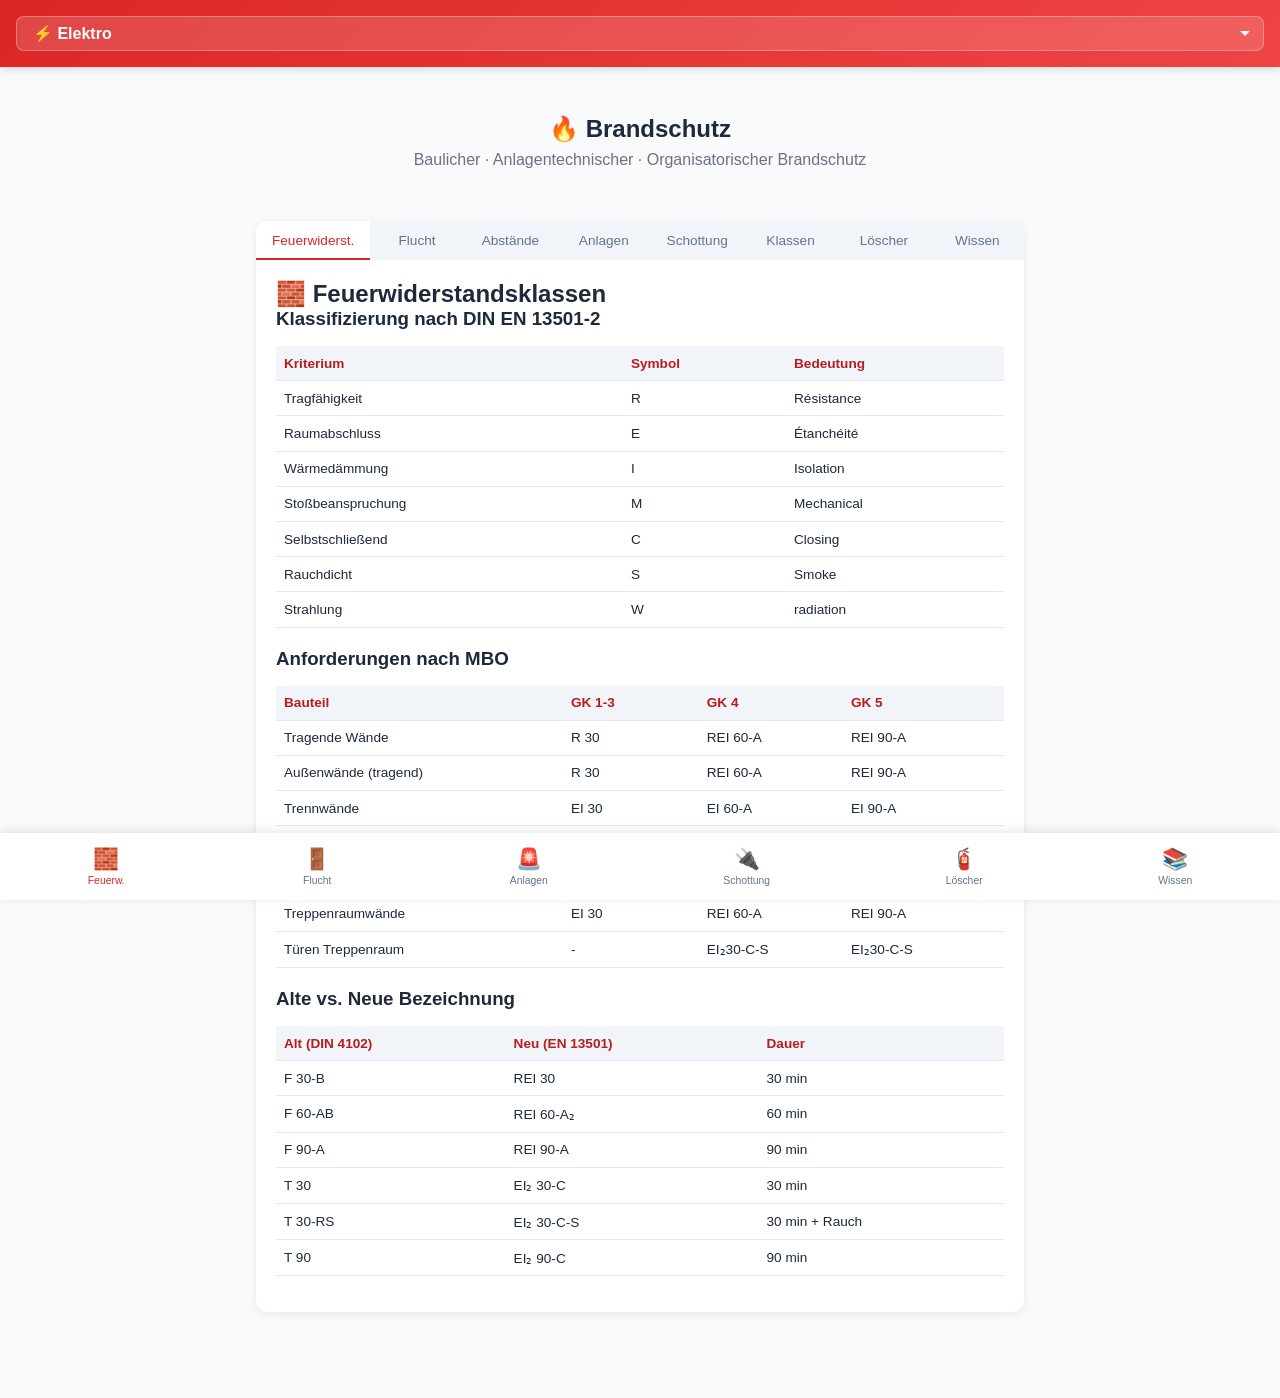
<file: brandschutz.html>
<!DOCTYPE html>
<html lang="de">
<head>
  <meta charset="UTF-8">
  <meta name="viewport" content="width=device-width, initial-scale=1.0, user-scalable=no">
  <meta name="theme-color" content="#dc2626">
  <title>Hoher Bausammlung - Brandschutz</title>
  <link rel="manifest" href="./manifest.json">
  <link rel="icon" type="image/svg+xml" href="./icons/icon.svg">
  <link rel="stylesheet" href="./css/style.css">
  <style>
    :root { --primary: #dc2626; --primary-dark: #b91c1c; }
    .app-header { background: linear-gradient(135deg, #dc2626 0%, #ef4444 100%); }
  </style>
</head>
<body class="gewerk-brandschutz">
  <header class="app-header">
    <div class="header-content">
      <select id="gewerk-select" class="gewerk-dropdown" onchange="changeGewerk(this.value)">
        <option value="elektro">⚡ Elektro</option>
        <option value="hlsk">🔧 HLSK</option>
        <option value="statik">🏗️ Statik</option>
        <option value="brandschutz" selected>🔥 Brandschutz</option>
        <option value="arbeitsschutz">⚠️ Arbeitsschutz</option>
        <option value="baurecht">📋 Baurecht</option>
        <option value="geg">🌱 GEG/Energie</option>
      </select>
      <span class="offline-indicator" id="offline-badge">Offline</span>
    </div>
  </header>

  <main id="content">
    <div class="welcome">
      <h2>🔥 Brandschutz</h2>
      <p style="margin-bottom:20px;color:#6b7280">Baulicher · Anlagentechnischer · Organisatorischer Brandschutz</p>
    </div>

    <div class="tab-container">
      <div class="tabs" style="flex-wrap:wrap;">
        <button class="tab active" onclick="switchTab(this, 'feuerwider')">Feuerwiderst.</button>
        <button class="tab" onclick="switchTab(this, 'flucht')">Flucht</button>
        <button class="tab" onclick="switchTab(this, 'abstaende')">Abstände</button>
        <button class="tab" onclick="switchTab(this, 'anlagen')">Anlagen</button>
        <button class="tab" onclick="switchTab(this, 'schottung')">Schottung</button>
        <button class="tab" onclick="switchTab(this, 'klassen')">Klassen</button>
        <button class="tab" onclick="switchTab(this, 'loescher')">Löscher</button>
        <button class="tab" onclick="switchTab(this, 'wissen')">Wissen</button>
      </div>

      <!-- FEUERWIDERSTAND -->
      <div id="feuerwider" class="tab-content active">
        <h2>🧱 Feuerwiderstandsklassen</h2>
        
        <h3>Klassifizierung nach DIN EN 13501-2</h3>
        <table class="data-table">
          <thead><tr><th>Kriterium</th><th>Symbol</th><th>Bedeutung</th></tr></thead>
          <tbody>
            <tr><td>Tragfähigkeit</td><td>R</td><td>Résistance</td></tr>
            <tr><td>Raumabschluss</td><td>E</td><td>Étanchéité</td></tr>
            <tr><td>Wärmedämmung</td><td>I</td><td>Isolation</td></tr>
            <tr><td>Stoßbeanspruchung</td><td>M</td><td>Mechanical</td></tr>
            <tr><td>Selbstschließend</td><td>C</td><td>Closing</td></tr>
            <tr><td>Rauchdicht</td><td>S</td><td>Smoke</td></tr>
            <tr><td>Strahlung</td><td>W</td><td>radiation</td></tr>
          </tbody>
        </table>
        
        <h3 style="margin-top:20px">Anforderungen nach MBO</h3>
        <table class="data-table">
          <thead><tr><th>Bauteil</th><th>GK 1-3</th><th>GK 4</th><th>GK 5</th></tr></thead>
          <tbody>
            <tr><td>Tragende Wände</td><td>R 30</td><td>REI 60-A</td><td>REI 90-A</td></tr>
            <tr><td>Außenwände (tragend)</td><td>R 30</td><td>REI 60-A</td><td>REI 90-A</td></tr>
            <tr><td>Trennwände</td><td>EI 30</td><td>EI 60-A</td><td>EI 90-A</td></tr>
            <tr><td>Brandwand</td><td>REI-M 90</td><td>REI-M 90</td><td>REI-M 90-A</td></tr>
            <tr><td>Decken</td><td>R 30</td><td>REI 60-A</td><td>REI 90-A</td></tr>
            <tr><td>Treppenraumwände</td><td>EI 30</td><td>REI 60-A</td><td>REI 90-A</td></tr>
            <tr><td>Türen Treppenraum</td><td>-</td><td>EI₂30-C-S</td><td>EI₂30-C-S</td></tr>
          </tbody>
        </table>
        
        <h3 style="margin-top:20px">Alte vs. Neue Bezeichnung</h3>
        <table class="data-table">
          <thead><tr><th>Alt (DIN 4102)</th><th>Neu (EN 13501)</th><th>Dauer</th></tr></thead>
          <tbody>
            <tr><td>F 30-B</td><td>REI 30</td><td>30 min</td></tr>
            <tr><td>F 60-AB</td><td>REI 60-A₂</td><td>60 min</td></tr>
            <tr><td>F 90-A</td><td>REI 90-A</td><td>90 min</td></tr>
            <tr><td>T 30</td><td>EI₂ 30-C</td><td>30 min</td></tr>
            <tr><td>T 30-RS</td><td>EI₂ 30-C-S</td><td>30 min + Rauch</td></tr>
            <tr><td>T 90</td><td>EI₂ 90-C</td><td>90 min</td></tr>
          </tbody>
        </table>
      </div>

      <!-- FLUCHT -->
      <div id="flucht" class="tab-content">
        <h2>🚪 Flucht- und Rettungswege</h2>
        
        <h3>Rettungsweglängen</h3>
        <table class="data-table">
          <thead><tr><th>Nutzung / Bauordnung</th><th>Max. Länge</th></tr></thead>
          <tbody>
            <tr><td>Aufenthaltsräume MBO</td><td>35 m</td></tr>
            <tr><td>Arbeitsstätten ASR A2.3</td><td>35 m (Brand)</td></tr>
            <tr><td>Arbeitsstätten (Explosion)</td><td>20 m</td></tr>
            <tr><td>Versammlungsstätten MVStättVO</td><td>30 m</td></tr>
            <tr><td>Verkaufsstätten MVkVO</td><td>25 m (Gang) / 35 m (Treppe)</td></tr>
            <tr><td>Hochhäuser MHHR</td><td>35 m</td></tr>
            <tr><td>Industriebau MIndBauRL</td><td>35-70 m (nach Sicherheitskategorie)</td></tr>
            <tr><td>Garagen MGarVO</td><td>30 m (geschlossen)</td></tr>
          </tbody>
        </table>
        
        <h3 style="margin-top:20px">Türbreiten Berechnung</h3>
        <div class="form-group">
          <label>Personenzahl</label>
          <input type="number" id="flucht-personen" placeholder="z.B. 200">
        </div>
        
        <div class="form-group">
          <label>Gebäudeart</label>
          <select id="flucht-art">
            <option value="standard">Standard (1,2 m / 200 Pers.)</option>
            <option value="vs">Versammlungsstätte (1,2 m / 200 Pers.)</option>
            <option value="schule">Schule (1,2 m / 200 Pers.)</option>
          </select>
        </div>
        
        <button class="btn" onclick="calcFluchtweg()">Berechnen</button>
        <div id="flucht-result"></div>
        
        <h3 style="margin-top:25px">Mindestbreiten</h3>
        <table class="data-table">
          <thead><tr><th>Element</th><th>Lichte Breite</th></tr></thead>
          <tbody>
            <tr><td>Türen allgemein</td><td>≥ 0,90 m</td></tr>
            <tr><td>Türen barrierefrei</td><td>≥ 0,90 m licht</td></tr>
            <tr><td>Türen Versammlungsstätte</td><td>≥ 0,90 m (Einzel) / ≥ 1,20 m (Ausgang)</td></tr>
            <tr><td>Flure einseitig</td><td>≥ 1,00 m</td></tr>
            <tr><td>Flure beidseitig</td><td>≥ 1,25 m</td></tr>
            <tr><td>Notwendige Treppen</td><td>≥ 1,00 m</td></tr>
            <tr><td>Treppen Versammlungsstätte</td><td>≥ 1,20 m</td></tr>
            <tr><td>Treppen Hochhaus</td><td>≥ 1,25 m</td></tr>
          </tbody>
        </table>
        
        <div class="info-box" style="margin-top:20px">
          <h4>📌 Türen in Rettungswegen</h4>
          <ul style="margin:10px 0 0 20px">
            <li>In Fluchtrichtung aufschlagend (ab 200 Pers.)</li>
            <li>Panikbeschlag nach DIN EN 1125 ab 200 Personen</li>
            <li>Notausgangsverschluss nach DIN EN 179</li>
            <li>Maximale Öffnungskraft: 100 N</li>
          </ul>
        </div>
      </div>

      <!-- ABSTÄNDE -->
      <div id="abstaende" class="tab-content">
        <h2>📏 Brandschutzabstände</h2>
        
        <h3>Brandwand-Anforderungen</h3>
        <table class="data-table">
          <thead><tr><th>Situation</th><th>Anforderung</th></tr></thead>
          <tbody>
            <tr><td>Überstand über Dach</td><td>≥ 30 cm (harte Bedachung)</td></tr>
            <tr><td>Überstand über Dach (weich)</td><td>≥ 50 cm</td></tr>
            <tr><td>Vor Außenwand</td><td>≥ 50 cm seitlich vorgezogen</td></tr>
            <tr><td>Bei Dachüberstand</td><td>Bis zur Traufe führen</td></tr>
            <tr><td>Maximaler Abstand</td><td>alle 40 m</td></tr>
          </tbody>
        </table>
        
        <h3 style="margin-top:20px">Öffnungen in Außenwänden</h3>
        <table class="data-table">
          <thead><tr><th>Situation</th><th>Abstand / Maßnahme</th></tr></thead>
          <tbody>
            <tr><td>Fenster zur Grenze</td><td>≥ 5 m oder EI 30</td></tr>
            <tr><td>Fenster über Eck (90°)</td><td>≥ 5 m horizontal</td></tr>
            <tr><td>Fenster gegenüber (gleich)</td><td>≥ 5 m horizontal</td></tr>
            <tr><td>Tür in Brandwand</td><td>EI₂ 30-C-S selbstschließend</td></tr>
            <tr><td>Lüftung durch Brandwand</td><td>Brandschutzklappe K 90</td></tr>
            <tr><td>Kabel durch Brandwand</td><td>Abschottung S 90</td></tr>
          </tbody>
        </table>
        
        <h3 style="margin-top:20px">Harte Bedachung</h3>
        <table class="data-table">
          <thead><tr><th>Dachneigung</th><th>Abstand zur Grenze</th></tr></thead>
          <tbody>
            <tr><td>≤ 20° (flach)</td><td>≥ 2 m</td></tr>
            <tr><td>> 20° (geneigt)</td><td>≥ 3 m (ab First)</td></tr>
            <tr><td>Angrenzend höher</td><td>Brandwand an Grenze</td></tr>
          </tbody>
        </table>
        
        <div class="danger" style="margin-top:20px">
          <h4>⚠️ Leitungsanlagen</h4>
          <ul style="margin:10px 0 0 20px">
            <li>Alle Durchführungen müssen dem Feuerwiderstand der Wand/Decke entsprechen</li>
            <li>Abschottung mit allgemeiner Bauartgenehmigung (aBG) / Zulassung (abP)</li>
            <li>Dokumentation und Kennzeichnung erforderlich</li>
          </ul>
        </div>
      </div>

      <!-- ANLAGEN -->
      <div id="anlagen" class="tab-content">
        <h2>🚨 Anlagentechnischer Brandschutz</h2>
        
        <h3>BMA - Brandmeldeanlage (DIN 14675)</h3>
        <table class="data-table">
          <thead><tr><th>Melder</th><th>Überwachungsfläche</th><th>Max. Abstand</th></tr></thead>
          <tbody>
            <tr><td>Rauch (punktförmig) h≤6m</td><td>max. 60 m²</td><td>7,5 m</td></tr>
            <tr><td>Rauch h 6-12m</td><td>max. 80 m²</td><td>8,5 m</td></tr>
            <tr><td>Rauch Linienmelder</td><td>max. 1600 m²</td><td>-</td></tr>
            <tr><td>Wärmemelder h≤6m</td><td>max. 30 m²</td><td>5,5 m</td></tr>
            <tr><td>Handfeuermelder</td><td>pro Fluchtweg</td><td>an Ausgängen</td></tr>
          </tbody>
        </table>
        <p style="color:#6b7280;font-size:12px;margin-top:8px;">Wandabstand: max. 50% des Melderabstands</p>
        
        <h3 style="margin-top:20px">RWA - Rauch- und Wärmeabzug</h3>
        <table class="data-table">
          <thead><tr><th>Anwendung</th><th>Öffnungsfläche</th></tr></thead>
          <tbody>
            <tr><td>Treppenraum Hochhaus</td><td>min. 1 m² an oberster Stelle</td></tr>
            <tr><td>Treppenraum > 5 Geschosse</td><td>min. 1 m²</td></tr>
            <tr><td>Versammlungsstätten</td><td>1,5% der Grundfläche</td></tr>
            <tr><td>Verkaufsstätten</td><td>1-2% der Grundfläche</td></tr>
            <tr><td>Industriebau</td><td>2-5% nach Sicherheitskategorie</td></tr>
          </tbody>
        </table>
        
        <h3 style="margin-top:20px">Sprinkleranlagen (VdS CEA 4001)</h3>
        <table class="data-table">
          <thead><tr><th>Gefährdung</th><th>Fläche/Sprinkler</th><th>Wasserdichte</th></tr></thead>
          <tbody>
            <tr><td>LH (leicht)</td><td>max. 21 m²</td><td>2,25 mm/min</td></tr>
            <tr><td>OH1 (normal 1)</td><td>max. 12 m²</td><td>5 mm/min</td></tr>
            <tr><td>OH2 (normal 2)</td><td>max. 12 m²</td><td>5 mm/min</td></tr>
            <tr><td>OH3 (normal 3)</td><td>max. 12 m²</td><td>5 mm/min</td></tr>
            <tr><td>HHP (hoch Produktion)</td><td>max. 9 m²</td><td>7,5-12,5 mm/min</td></tr>
          </tbody>
        </table>
        
        <h3 style="margin-top:20px">Wandhydranten</h3>
        <table class="data-table">
          <thead><tr><th>Typ</th><th>Schlauchlänge</th><th>Durchfluss</th></tr></thead>
          <tbody>
            <tr><td>Typ F (formstabil)</td><td>20 m / 30 m</td><td>≥ 24 l/min</td></tr>
            <tr><td>Typ S (Flachschlauch)</td><td>15 m / 20 m / 30 m</td><td>≥ 100 l/min</td></tr>
          </tbody>
        </table>
      </div>

      <!-- SCHOTTUNG -->
      <div id="schottung" class="tab-content">
        <h2>🔌 Brandschutz-Abschottung</h2>
        
        <h3>Durchführungen nach MLAR</h3>
        <table class="data-table">
          <thead><tr><th>Durchführung</th><th>Anforderung</th><th>Hinweis</th></tr></thead>
          <tbody>
            <tr><td>Einzelkabel ≤ Ø32mm</td><td>Mörtelverschluss</td><td>Ringspalt ≤ 50mm</td></tr>
            <tr><td>Einzelrohr nicht brennbar</td><td>Mörtelverschluss</td><td>Ringspalt abdichten</td></tr>
            <tr><td>Einzelrohr brennbar ≤32mm</td><td>Brandschutzmanschette</td><td>aBG erforderlich</td></tr>
            <tr><td>Kabeltrasse / Bündel</td><td>Systemschott</td><td>aBG erforderlich</td></tr>
            <tr><td>Lüftungsleitung</td><td>Brandschutzklappe</td><td>K 90 / EI 90</td></tr>
            <tr><td>Kombischott (Kabel+Rohr)</td><td>Systemschott</td><td>aBG erforderlich</td></tr>
          </tbody>
        </table>
        
        <h3 style="margin-top:20px">Abschottungssysteme</h3>
        <table class="data-table">
          <thead><tr><th>System</th><th>Anwendung</th><th>Feuerwiderstand</th></tr></thead>
          <tbody>
            <tr><td>Brandschutzmörtel</td><td>Einzelkabel, kleine Öffnungen</td><td>S 30 - S 90</td></tr>
            <tr><td>Brandschutzschaum</td><td>Nachbelegung, Wartung</td><td>S 30 - S 120</td></tr>
            <tr><td>Brandschutzkissen</td><td>Große Öffnungen, flexibel</td><td>S 90 - S 120</td></tr>
            <tr><td>Brandschutzmanschette</td><td>Kunststoffrohre einzeln</td><td>S 90 - S 120</td></tr>
            <tr><td>Weichschott</td><td>Kabeltrassen mit Nachbelegung</td><td>S 90</td></tr>
            <tr><td>Kombimanschette</td><td>Mehrere Rohre</td><td>S 90 - S 120</td></tr>
          </tbody>
        </table>
        
        <div class="info-box" style="margin-top:20px">
          <h4>📌 Dokumentationspflicht</h4>
          <ul style="margin:10px 0 0 20px">
            <li>Abnahmeprotokoll mit Foto</li>
            <li>Verwendete Produkte (aBG-Nummer)</li>
            <li>Einbauanleitung befolgt</li>
            <li>Fachunternehmerbestätigung</li>
            <li>Kennzeichnung der Schottung</li>
          </ul>
        </div>
        
        <h3 style="margin-top:20px">Funktionserhalt E30/E90</h3>
        <table class="data-table">
          <thead><tr><th>Klassifizierung</th><th>Dauer</th><th>Anwendung</th></tr></thead>
          <tbody>
            <tr><td>E 30</td><td>30 min</td><td>Sicherheitsbeleuchtung</td></tr>
            <tr><td>E 60</td><td>60 min</td><td>BMA, RWA</td></tr>
            <tr><td>E 90</td><td>90 min</td><td>Sprinkler, Aufzüge, Hochhaus</td></tr>
          </tbody>
        </table>
      </div>

      <!-- KLASSEN -->
      <div id="klassen" class="tab-content">
        <h2>📋 Klassifizierungen</h2>
        
        <h3>Brandklassen (DIN EN 2)</h3>
        <table class="data-table">
          <thead><tr><th>Klasse</th><th>Brennstoff</th><th>Löschmittel</th></tr></thead>
          <tbody>
            <tr><td style="background:#dc2626;color:white;font-weight:bold;">A</td><td>Feste Stoffe (Holz, Papier, Textil)</td><td>Wasser, Schaum, Pulver</td></tr>
            <tr><td style="background:#eab308;color:white;font-weight:bold;">B</td><td>Flüssige Stoffe (Benzin, Öl, Lack)</td><td>Schaum, CO₂, Pulver</td></tr>
            <tr><td style="background:#3b82f6;color:white;font-weight:bold;">C</td><td>Gasförmige Stoffe (Erdgas, Propan)</td><td>Pulver, CO₂</td></tr>
            <tr><td style="background:#6b7280;color:white;font-weight:bold;">D</td><td>Metalle (Mg, Al, Na, Li)</td><td>Metallbrandpulver, Sand</td></tr>
            <tr><td style="background:#22c55e;color:white;font-weight:bold;">F</td><td>Speisefette/-öle</td><td>Spezial Fettbrandlöscher</td></tr>
          </tbody>
        </table>
        
        <h3 style="margin-top:20px">Gebäudeklassen (MBO §2)</h3>
        <table class="data-table">
          <thead><tr><th>GK</th><th>Beschreibung</th><th>OKFFB</th></tr></thead>
          <tbody>
            <tr><td><strong>1</strong></td><td>Freistehend, ≤2 NE, ≤400m²</td><td>≤ 7 m</td></tr>
            <tr><td><strong>2</strong></td><td>Nicht freistehend, ≤2 NE</td><td>≤ 7 m</td></tr>
            <tr><td><strong>3</strong></td><td>Sonstige Gebäude</td><td>≤ 7 m</td></tr>
            <tr><td><strong>4</strong></td><td>NE ≤400m²</td><td>≤ 13 m</td></tr>
            <tr><td><strong>5</strong></td><td>Sonstige oder NE >400m²</td><td>> 13 m</td></tr>
            <tr><td style="background:#fef2f2;"><strong>Hochhaus</strong></td><td>Sonderbau</td><td>> 22 m</td></tr>
          </tbody>
        </table>
        <p style="color:#6b7280;font-size:12px;margin-top:8px;">OKFFB = Oberkante Fußboden Aufenthaltsraum über Gelände | NE = Nutzungseinheit</p>
        
        <h3 style="margin-top:20px">Baustoffklassen</h3>
        <table class="data-table">
          <thead><tr><th>DIN 4102</th><th>DIN EN 13501</th><th>Bezeichnung</th></tr></thead>
          <tbody>
            <tr><td>A1</td><td>A1</td><td>Nichtbrennbar, ohne Anteile</td></tr>
            <tr><td>A2</td><td>A2</td><td>Nichtbrennbar, mit Anteilen</td></tr>
            <tr><td>B1</td><td>B, C</td><td>Schwerentflammbar</td></tr>
            <tr><td>B2</td><td>D, E</td><td>Normalentflammbar</td></tr>
            <tr><td>B3</td><td>F</td><td>Leichtentflammbar (verboten)</td></tr>
          </tbody>
        </table>
        
        <h3 style="margin-top:20px">Sonderbauten (Beispiele)</h3>
        <table class="data-table">
          <tbody>
            <tr><td>Hochhäuser</td><td>OKFFB > 22 m</td></tr>
            <tr><td>Versammlungsstätten</td><td>> 200 Personen</td></tr>
            <tr><td>Verkaufsstätten</td><td>> 800 m² VKF</td></tr>
            <tr><td>Beherbergungsstätten</td><td>> 12 Gästebetten</td></tr>
            <tr><td>Gaststätten</td><td>> 40 Gastplätze</td></tr>
            <tr><td>Schulen</td><td>-</td></tr>
            <tr><td>Krankenhäuser</td><td>-</td></tr>
            <tr><td>Industriebauten</td><td>> 2000 m²</td></tr>
            <tr><td>Garagen</td><td>> 100 m² (geschlossen)</td></tr>
          </tbody>
        </table>
      </div>

      <!-- FEUERLÖSCHER -->
      <div id="loescher" class="tab-content">
        <h2>🧯 Feuerlöscher (ASR A2.2)</h2>
        
        <h3>Grundausstattung nach Fläche</h3>
        <table class="data-table">
          <thead><tr><th>Grundfläche</th><th>Geringe Gef.</th><th>Mittlere Gef.</th><th>Große Gef.</th></tr></thead>
          <tbody>
            <tr><td>≤ 50 m²</td><td>6 LE</td><td>12 LE</td><td>18 LE</td></tr>
            <tr><td>≤ 100 m²</td><td>9 LE</td><td>18 LE</td><td>27 LE</td></tr>
            <tr><td>≤ 200 m²</td><td>12 LE</td><td>24 LE</td><td>36 LE</td></tr>
            <tr><td>≤ 400 m²</td><td>18 LE</td><td>36 LE</td><td>54 LE</td></tr>
            <tr><td>≤ 600 m²</td><td>24 LE</td><td>48 LE</td><td>72 LE</td></tr>
            <tr><td>≤ 800 m²</td><td>30 LE</td><td>60 LE</td><td>90 LE</td></tr>
            <tr><td>≤ 1000 m²</td><td>36 LE</td><td>72 LE</td><td>108 LE</td></tr>
          </tbody>
        </table>
        
        <h3 style="margin-top:20px">Löschmitteleinheiten (LE)</h3>
        <table class="data-table">
          <thead><tr><th>Löscher</th><th>LE</th><th>Rating</th></tr></thead>
          <tbody>
            <tr><td>Pulver 2 kg</td><td>4 LE</td><td>8A 34B</td></tr>
            <tr><td>Pulver 6 kg</td><td>10 LE</td><td>21A 113B</td></tr>
            <tr><td>Pulver 12 kg</td><td>15 LE</td><td>43A 183B</td></tr>
            <tr><td>Schaum 6 L</td><td>6 LE</td><td>21A 183B</td></tr>
            <tr><td>Schaum 9 L</td><td>9 LE</td><td>27A 183B</td></tr>
            <tr><td>Wasser 6 L</td><td>4 LE</td><td>13A</td></tr>
            <tr><td>Wasser 9 L</td><td>6 LE</td><td>21A</td></tr>
            <tr><td>CO₂ 2 kg</td><td>2 LE</td><td>34B</td></tr>
            <tr><td>CO₂ 5 kg</td><td>5 LE</td><td>89B</td></tr>
          </tbody>
        </table>
        
        <div class="info-box" style="margin-top:20px">
          <h4>📌 Aufstellregeln</h4>
          <ul style="margin:10px 0 0 20px">
            <li>Max. Entfernung zum Löscher: <strong>20 m</strong></li>
            <li>Griffhöhe: 0,80 - 1,20 m</li>
            <li>Gut sichtbar und frei zugänglich</li>
            <li>Kennzeichnung nach ASR A1.3</li>
            <li>Prüfung alle 2 Jahre</li>
          </ul>
        </div>
        
        <h3 style="margin-top:20px">Brandklassen-Eignung</h3>
        <table class="data-table">
          <thead><tr><th>Löschmittel</th><th>A</th><th>B</th><th>C</th><th>D</th><th>F</th></tr></thead>
          <tbody>
            <tr><td>Wasser</td><td>✓</td><td>✗</td><td>✗</td><td>✗</td><td>✗</td></tr>
            <tr><td>Schaum</td><td>✓</td><td>✓</td><td>✗</td><td>✗</td><td>✗</td></tr>
            <tr><td>ABC-Pulver</td><td>✓</td><td>✓</td><td>✓</td><td>✗</td><td>✗</td></tr>
            <tr><td>BC-Pulver</td><td>✗</td><td>✓</td><td>✓</td><td>✗</td><td>✗</td></tr>
            <tr><td>CO₂</td><td>✗</td><td>✓</td><td>✗</td><td>✗</td><td>✗</td></tr>
            <tr><td>Fettbrand</td><td>✗</td><td>✗</td><td>✗</td><td>✗</td><td>✓</td></tr>
            <tr><td>Metallbrand</td><td>✗</td><td>✗</td><td>✗</td><td>✓</td><td>✗</td></tr>
          </tbody>
        </table>
      </div>

      <!-- WISSEN -->
      <div id="wissen" class="tab-content">
        <h2>📚 Wissen Brandschutz</h2>
        
        <div class="knowledge-card" onclick="this.classList.toggle('active')">
          <div class="knowledge-header"><span>🚨 Alarmierung & Evakuierung</span><span class="toggle-icon">▼</span></div>
          <div class="knowledge-content">
            <table class="data-table">
              <tr><td>Räumungszeit Büro</td><td>2-3 min pro Etage</td></tr>
              <tr><td>Räumungszeit Schule</td><td>3-5 min</td></tr>
              <tr><td>Räumungszeit Krankenhaus</td><td>10-15 min pro Station</td></tr>
              <tr><td>Gehgeschwindigkeit horizontal</td><td>1,0-1,3 m/s</td></tr>
              <tr><td>Gehgeschwindigkeit Treppe ab</td><td>0,5-0,7 m/s</td></tr>
              <tr><td>Personendichte kritisch</td><td>> 4 Pers./m²</td></tr>
              <tr><td>Durchfluss Tür 1m</td><td>~80 Pers./min</td></tr>
            </table>
          </div>
        </div>
        
        <div class="knowledge-card" onclick="this.classList.toggle('active')">
          <div class="knowledge-header"><span>🔥 Brandentwicklung</span><span class="toggle-icon">▼</span></div>
          <div class="knowledge-content">
            <table class="data-table">
              <tr><td>Entstehungsbrand</td><td>0-3 min</td></tr>
              <tr><td>Ausbreitungsphase</td><td>3-10 min</td></tr>
              <tr><td>Flashover (Durchzündung)</td><td>bei ~600°C</td></tr>
              <tr><td>Vollbrand</td><td>ab ~10 min</td></tr>
              <tr><td>Rauchgastemperatur max.</td><td>800-1200°C</td></tr>
              <tr><td>Rauchausbreitung</td><td>1-3 m/s horizontal</td></tr>
              <tr><td>Rauchaufstieg</td><td>3-5 m/s vertikal</td></tr>
            </table>
            <p style="margin-top:10px;font-size:12px;color:#dc2626;">⚠️ Rauch ist die häufigste Todesursache bei Bränden!</p>
          </div>
        </div>
        
        <div class="knowledge-card" onclick="this.classList.toggle('active')">
          <div class="knowledge-header"><span>📏 Feuerwehr-Zugänglichkeit</span><span class="toggle-icon">▼</span></div>
          <div class="knowledge-content">
            <table class="data-table">
              <tr><td>Feuerwehrzufahrt Breite</td><td>min. 3,0 m</td></tr>
              <tr><td>Feuerwehrzufahrt lichte Höhe</td><td>min. 3,5 m</td></tr>
              <tr><td>Kurvenradius innen</td><td>min. 10,5 m</td></tr>
              <tr><td>Aufstellfläche Drehleiter</td><td>min. 4 × 11 m</td></tr>
              <tr><td>Tragfähigkeit</td><td>min. 16 t (Achslast 10 t)</td></tr>
              <tr><td>Abstand Gebäude</td><td>3-9 m (je nach Anleiterhöhe)</td></tr>
              <tr><td>Anleiterhöhe Drehleiter</td><td>max. 23 m</td></tr>
            </table>
          </div>
        </div>
        
        <div class="knowledge-card" onclick="this.classList.toggle('active')">
          <div class="knowledge-header"><span>🏗️ Bauordnungsrecht</span><span class="toggle-icon">▼</span></div>
          <div class="knowledge-content">
            <h4>Schutzziele MBO §14</h4>
            <ul style="margin:10px 0 0 20px">
              <li>Entstehung eines Brandes verhindern</li>
              <li>Ausbreitung von Feuer und Rauch verhindern</li>
              <li>Rettung von Menschen und Tieren ermöglichen</li>
              <li>Wirksame Löscharbeiten ermöglichen</li>
            </ul>
            <h4 style="margin-top:15px;">Zwei unabhängige Rettungswege</h4>
            <ul style="margin:10px 0 0 20px">
              <li>1. RW: Notwendige Treppe</li>
              <li>2. RW: Weitere Treppe, Rettungsgerät FW, oder Fenster (mit Anleiterung)</li>
            </ul>
          </div>
        </div>
        
        <div class="knowledge-card" onclick="this.classList.toggle('active')">
          <div class="knowledge-header"><span>⚡ E-Installation Brandschutz</span><span class="toggle-icon">▼</span></div>
          <div class="knowledge-content">
            <table class="data-table">
              <tr><td>Brandlast Kabel</td><td>~40-70 MJ/kg</td></tr>
              <tr><td>Funktionserhalt E30</td><td>30 min (Sicherheitsbeleucht.)</td></tr>
              <tr><td>Funktionserhalt E90</td><td>90 min (Aufzüge, Sprinkler)</td></tr>
              <tr><td>AFDD Pflicht</td><td>Schlafräume, Holzgebäude</td></tr>
              <tr><td>Zentralbatterie DGUV</td><td>1h (3h bei Übernachtung)</td></tr>
            </table>
            <p style="margin-top:10px;font-size:12px;color:#6b7280;">MLAR: Muster-Leitungsanlagen-Richtlinie</p>
          </div>
        </div>
        
        <div class="knowledge-card" onclick="this.classList.toggle('active')">
          <div class="knowledge-header"><span>📋 Wichtige Vorschriften</span><span class="toggle-icon">▼</span></div>
          <div class="knowledge-content">
            <table class="data-table">
              <tr><td><strong>MBO</strong></td><td>Musterbauordnung</td></tr>
              <tr><td><strong>MLAR</strong></td><td>Leitungsanlagen-Richtlinie</td></tr>
              <tr><td><strong>MIndBauRL</strong></td><td>Industriebau-Richtlinie</td></tr>
              <tr><td><strong>MVStättVO</strong></td><td>Versammlungsstätten</td></tr>
              <tr><td><strong>MVkVO</strong></td><td>Verkaufsstätten</td></tr>
              <tr><td><strong>MBeVO</strong></td><td>Beherbergungsstätten</td></tr>
              <tr><td><strong>MHHR</strong></td><td>Hochhaus-Richtlinie</td></tr>
              <tr><td><strong>MGarVO</strong></td><td>Garagen</td></tr>
              <tr><td><strong>ASR A2.2</strong></td><td>Maßnahmen gegen Brände</td></tr>
              <tr><td><strong>ASR A2.3</strong></td><td>Fluchtwege/Notausgänge</td></tr>
              <tr><td><strong>DIN 14675</strong></td><td>Brandmeldeanlagen</td></tr>
              <tr><td><strong>DIN 14676</strong></td><td>Rauchwarnmelder</td></tr>
              <tr><td><strong>DIN EN 13501</strong></td><td>Klassifizierung Brandverh.</td></tr>
              <tr><td><strong>VdS CEA 4001</strong></td><td>Sprinkleranlagen</td></tr>
            </table>
          </div>
        </div>
        
        <div class="knowledge-card" onclick="this.classList.toggle('active')">
          <div class="knowledge-header"><span>🚨 Rauchwarnmelder DIN 14676</span><span class="toggle-icon">▼</span></div>
          <div class="knowledge-content">
            <table class="data-table">
              <tr><td>Pflichtbereiche</td><td>Schlafräume, Kinderzimmer, Flure</td></tr>
              <tr><td>Montage</td><td>Deckenmitte, min. 50cm von Wand</td></tr>
              <tr><td>Fläche pro Melder</td><td>max. 60 m²</td></tr>
              <tr><td>Prüfung</td><td>jährlich durch Fachperson</td></tr>
              <tr><td>Austausch</td><td>nach 10 Jahren (+6 Monate)</td></tr>
              <tr><td>Batterie fest</td><td>10 Jahre Lithium</td></tr>
              <tr><td>Lautstärke</td><td>min. 85 dB(A) in 3m</td></tr>
            </table>
          </div>
        </div>
      </div>
    </div>
  </main>

  <nav class="bottom-nav">
    <button class="nav-btn active" onclick="switchTab(document.querySelector('.tab'), 'feuerwider')">
      <span class="nav-icon">🧱</span><span class="nav-label">Feuerw.</span>
    </button>
    <button class="nav-btn" onclick="switchTab(document.querySelectorAll('.tab')[1], 'flucht')">
      <span class="nav-icon">🚪</span><span class="nav-label">Flucht</span>
    </button>
    <button class="nav-btn" onclick="switchTab(document.querySelectorAll('.tab')[3], 'anlagen')">
      <span class="nav-icon">🚨</span><span class="nav-label">Anlagen</span>
    </button>
    <button class="nav-btn" onclick="switchTab(document.querySelectorAll('.tab')[4], 'schottung')">
      <span class="nav-icon">🔌</span><span class="nav-label">Schottung</span>
    </button>
    <button class="nav-btn" onclick="switchTab(document.querySelectorAll('.tab')[6], 'loescher')">
      <span class="nav-icon">🧯</span><span class="nav-label">Löscher</span>
    </button>
    <button class="nav-btn" onclick="switchTab(document.querySelectorAll('.tab')[7], 'wissen')">
      <span class="nav-icon">📚</span><span class="nav-label">Wissen</span>
    </button>
  </nav>

  <script src="./js/app.js"></script>
  <script>
    function calcFluchtweg() {
      const personen = parseFloat(document.getElementById('flucht-personen').value);
      if (isNaN(personen)) { document.getElementById('flucht-result').innerHTML = '<div class="danger">Bitte Personenzahl eingeben</div>'; return; }
      
      const breiteProEinheit = 1.2;
      const personenProEinheit = 200;
      const einheiten = Math.ceil(personen / personenProEinheit);
      const breite = einheiten * breiteProEinheit;
      const mindestbreite = Math.max(breite, 1.2);
      const tueren = Math.ceil(mindestbreite / 1.2);
      
      document.getElementById('flucht-result').innerHTML = `<div class="result"><h3>Ergebnis</h3><div class="result-item"><span>Erforderliche Breite:</span><span><strong>${mindestbreite.toFixed(2)} m</strong></span></div><div class="result-item"><span>Breiteneinheiten:</span><span>${einheiten}</span></div><div class="result-item"><span>Anzahl Türen (1,2m):</span><span><strong>${tueren}</strong></span></div></div>`;
    }
  </script>
  <style>
    .knowledge-card { background: #fff; border: 1px solid #e5e7eb; border-radius: 8px; margin-bottom: 12px; overflow: hidden; }
    .knowledge-header { display: flex; justify-content: space-between; align-items: center; padding: 15px; cursor: pointer; font-weight: 600; }
    .knowledge-content { display: none; padding: 0 15px 15px; border-top: 1px solid #e5e7eb; }
    .knowledge-card.active .knowledge-content { display: block; }
    .knowledge-card.active .toggle-icon { transform: rotate(180deg); }
    .toggle-icon { transition: transform 0.2s; }
  </style>
</body>
</html>
</file>
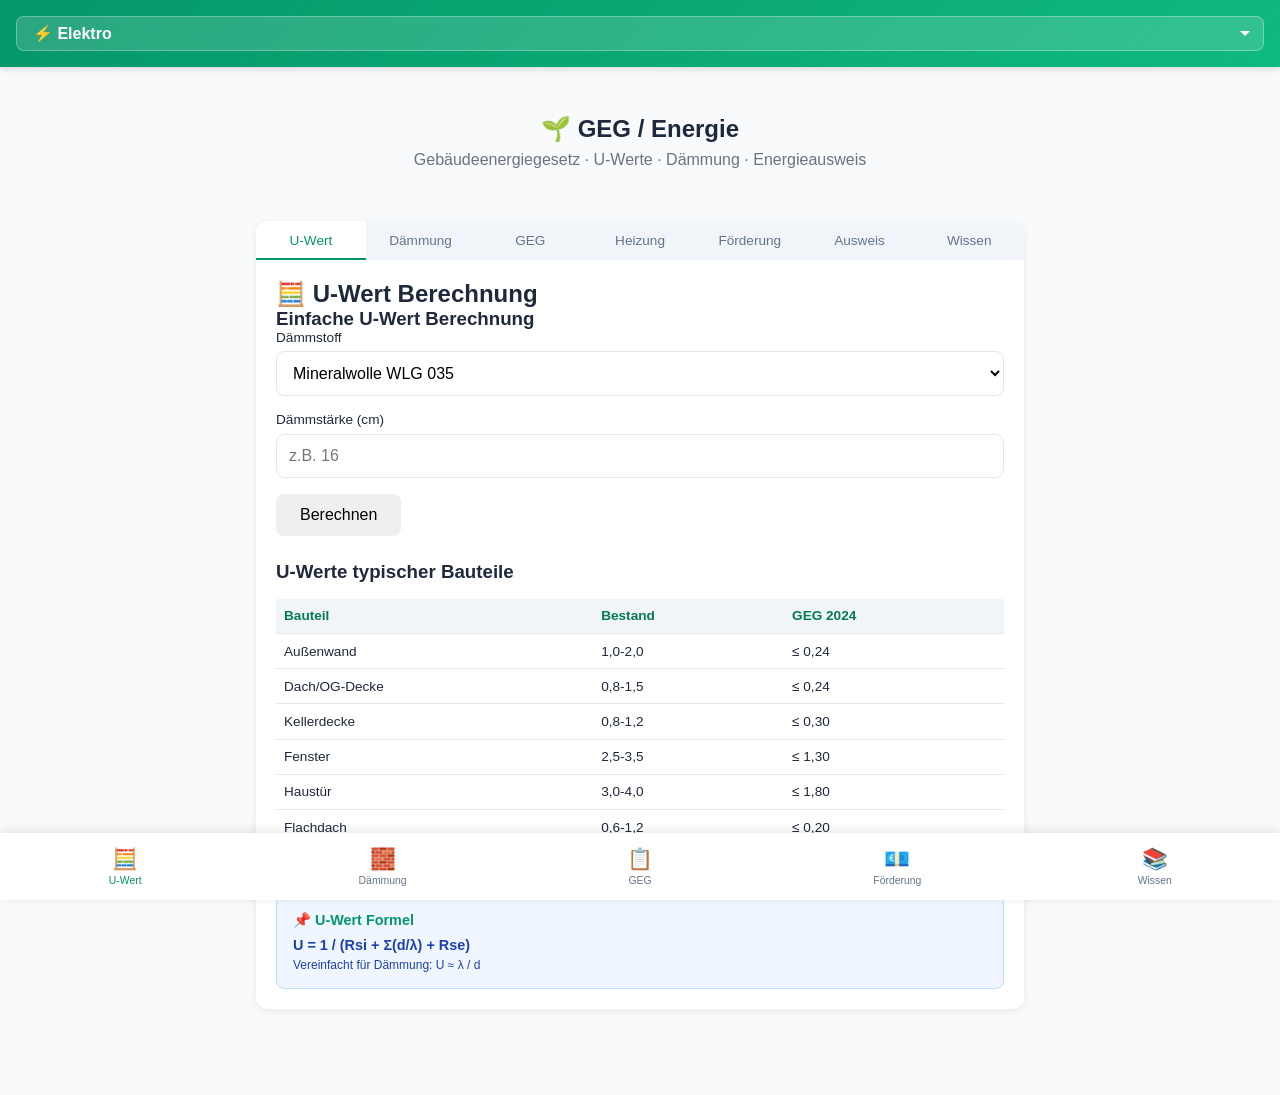
<file: geg.html>
<!DOCTYPE html>
<html lang="de">
<head>
  <meta charset="UTF-8">
  <meta name="viewport" content="width=device-width, initial-scale=1.0, user-scalable=no">
  <meta name="theme-color" content="#059669">
  <title>Hoher Bausammlung - GEG/Energie</title>
  <link rel="manifest" href="./manifest.json">
  <link rel="icon" type="image/svg+xml" href="./icons/icon.svg">
  <link rel="stylesheet" href="./css/style.css">
  <style>
    :root { --primary: #059669; --primary-dark: #047857; }
    .app-header { background: linear-gradient(135deg, #059669 0%, #10b981 100%); }
  </style>
</head>
<body class="gewerk-geg">
  <header class="app-header">
    <div class="header-content">
      <select id="gewerk-select" class="gewerk-dropdown" onchange="changeGewerk(this.value)">
        <option value="elektro">⚡ Elektro</option>
        <option value="hlsk">🔧 HLSK</option>
        <option value="statik">🏗️ Statik</option>
        <option value="brandschutz">🔥 Brandschutz</option>
        <option value="arbeitsschutz">⚠️ Arbeitsschutz</option>
        <option value="baurecht">📋 Baurecht</option>
        <option value="geg" selected>🌱 GEG/Energie</option>
      </select>
      <span class="offline-indicator" id="offline-badge">Offline</span>
    </div>
  </header>

  <main id="content">
    <div class="welcome">
      <h2>🌱 GEG / Energie</h2>
      <p style="margin-bottom:20px;color:#6b7280">Gebäudeenergiegesetz · U-Werte · Dämmung · Energieausweis</p>
    </div>

    <div class="tab-container">
      <div class="tabs" style="flex-wrap:wrap;">
        <button class="tab active" onclick="switchTab(this, 'uwert')">U-Wert</button>
        <button class="tab" onclick="switchTab(this, 'daemmung')">Dämmung</button>
        <button class="tab" onclick="switchTab(this, 'anforderungen')">GEG</button>
        <button class="tab" onclick="switchTab(this, 'heizung')">Heizung</button>
        <button class="tab" onclick="switchTab(this, 'foerderung')">Förderung</button>
        <button class="tab" onclick="switchTab(this, 'energieausweis')">Ausweis</button>
        <button class="tab" onclick="switchTab(this, 'wissen')">Wissen</button>
      </div>

      <!-- U-WERT RECHNER -->
      <div id="uwert" class="tab-content active">
        <h2>🧮 U-Wert Berechnung</h2>
        
        <h3>Einfache U-Wert Berechnung</h3>
        <div class="form-group">
          <label>Dämmstoff</label>
          <select id="u-daemmstoff">
            <option value="0.035">Mineralwolle WLG 035</option>
            <option value="0.032">Mineralwolle WLG 032</option>
            <option value="0.040">EPS/Styropor WLG 040</option>
            <option value="0.035">EPS WLG 035</option>
            <option value="0.032">XPS WLG 032</option>
            <option value="0.024">PUR/PIR WLG 024</option>
            <option value="0.022">Vakuumdämmung WLG 022</option>
            <option value="0.040">Holzfaser WLG 040</option>
            <option value="0.045">Zellulose WLG 045</option>
          </select>
        </div>
        <div class="form-group">
          <label>Dämmstärke (cm)</label>
          <input type="number" id="u-dicke" placeholder="z.B. 16" step="1">
        </div>
        <button class="btn" onclick="calcUWert()">Berechnen</button>
        <div id="u-result"></div>
        
        <h3 style="margin-top:25px">U-Werte typischer Bauteile</h3>
        <table class="data-table">
          <thead><tr><th>Bauteil</th><th>Bestand</th><th>GEG 2024</th></tr></thead>
          <tbody>
            <tr><td>Außenwand</td><td>1,0-2,0</td><td>≤ 0,24</td></tr>
            <tr><td>Dach/OG-Decke</td><td>0,8-1,5</td><td>≤ 0,24</td></tr>
            <tr><td>Kellerdecke</td><td>0,8-1,2</td><td>≤ 0,30</td></tr>
            <tr><td>Fenster</td><td>2,5-3,5</td><td>≤ 1,30</td></tr>
            <tr><td>Haustür</td><td>3,0-4,0</td><td>≤ 1,80</td></tr>
            <tr><td>Flachdach</td><td>0,6-1,2</td><td>≤ 0,20</td></tr>
          </tbody>
        </table>
        <p style="margin-top:8px;font-size:12px;color:#6b7280;">U-Werte in W/(m²·K)</p>
        
        <div class="info-box" style="margin-top:20px">
          <h4>📌 U-Wert Formel</h4>
          <p><strong>U = 1 / (Rsi + Σ(d/λ) + Rse)</strong></p>
          <p style="font-size:12px;margin-top:5px;">Vereinfacht für Dämmung: U ≈ λ / d</p>
        </div>
      </div>

      <!-- DÄMMUNG -->
      <div id="daemmung" class="tab-content">
        <h2>🧱 Dämmstoffe</h2>
        
        <h3>Wärmeleitgruppen (WLG)</h3>
        <table class="data-table">
          <thead><tr><th>WLG</th><th>λ (W/mK)</th><th>Dämmstoffe</th></tr></thead>
          <tbody>
            <tr><td>020</td><td>≤ 0,020</td><td>Vakuumpaneele (VIP)</td></tr>
            <tr><td>022</td><td>≤ 0,022</td><td>Resol-Hartschaum, Aerogel</td></tr>
            <tr><td>024</td><td>≤ 0,024</td><td>PUR/PIR Hochleistung</td></tr>
            <tr><td>032</td><td>≤ 0,032</td><td>EPS grau, XPS, Mineralwolle</td></tr>
            <tr><td>035</td><td>≤ 0,035</td><td>EPS weiß, Mineralwolle Standard</td></tr>
            <tr><td>040</td><td>≤ 0,040</td><td>EPS, Holzfaser, Schaumglas</td></tr>
            <tr><td>045</td><td>≤ 0,045</td><td>Zellulose, Hanf, Schafwolle</td></tr>
            <tr><td>050</td><td>≤ 0,050</td><td>Perlite, Blähton</td></tr>
          </tbody>
        </table>
        
        <h3 style="margin-top:20px">Dämmstärke für U = 0,24 W/(m²·K)</h3>
        <table class="data-table">
          <thead><tr><th>WLG</th><th>Dämmstärke ca.</th></tr></thead>
          <tbody>
            <tr><td>024</td><td>10 cm</td></tr>
            <tr><td>032</td><td>13 cm</td></tr>
            <tr><td>035</td><td>15 cm</td></tr>
            <tr><td>040</td><td>17 cm</td></tr>
            <tr><td>045</td><td>19 cm</td></tr>
          </tbody>
        </table>
        
        <h3 style="margin-top:20px">📐 Dämmstärke berechnen</h3>
        <div class="form-group">
          <label>Gewünschter U-Wert (W/m²K)</label>
          <select id="daemm-uwert">
            <option value="0.24">0,24 - GEG Wand/Dach</option>
            <option value="0.20">0,20 - KfW 55</option>
            <option value="0.15">0,15 - KfW 40</option>
            <option value="0.14">0,14 - Passivhaus</option>
            <option value="0.30">0,30 - Kellerdecke</option>
          </select>
        </div>
        <div class="form-group">
          <label>Dämmstoff WLG</label>
          <select id="daemm-wlg">
            <option value="0.024">024 - PUR/PIR</option>
            <option value="0.032">032 - EPS grau</option>
            <option value="0.035" selected>035 - Mineralwolle</option>
            <option value="0.040">040 - EPS weiß</option>
            <option value="0.045">045 - Zellulose</option>
          </select>
        </div>
        <button class="btn" onclick="calcDaemmung()">Berechnen</button>
        <div id="daemm-result"></div>
      </div>

      <!-- GEG ANFORDERUNGEN -->
      <div id="anforderungen" class="tab-content">
        <h2>📋 GEG 2024 Anforderungen</h2>
        
        <h3>U-Wert Anforderungen Neubau</h3>
        <table class="data-table">
          <thead><tr><th>Bauteil</th><th>max. U-Wert</th></tr></thead>
          <tbody>
            <tr><td>Außenwände</td><td>0,24 W/(m²·K)</td></tr>
            <tr><td>Dach, oberste Geschossdecke</td><td>0,24 W/(m²·K)</td></tr>
            <tr><td>Flachdach</td><td>0,20 W/(m²·K)</td></tr>
            <tr><td>Wände gegen Erdreich</td><td>0,30 W/(m²·K)</td></tr>
            <tr><td>Bodenplatte</td><td>0,30 W/(m²·K)</td></tr>
            <tr><td>Fenster, Fenstertüren</td><td>1,30 W/(m²·K)</td></tr>
            <tr><td>Dachflächenfenster</td><td>1,40 W/(m²·K)</td></tr>
            <tr><td>Verglasungen</td><td>1,10 W/(m²·K)</td></tr>
            <tr><td>Außentüren</td><td>1,80 W/(m²·K)</td></tr>
          </tbody>
        </table>
        
        <h3 style="margin-top:20px">65%-EE-Pflicht (ab 2024)</h3>
        <div class="warning">
          <p><strong>Neue Heizungen müssen zu 65% erneuerbare Energien nutzen!</strong></p>
          <ul style="margin:10px 0 0 20px">
            <li>Wärmepumpe</li>
            <li>Fernwärme (wenn EE-basiert)</li>
            <li>Holz-/Pelletheizung</li>
            <li>Solarthermie + Spitzenlast</li>
            <li>H2-ready Gasheizung (Übergang)</li>
          </ul>
        </div>
        
        <h3 style="margin-top:20px">Primärenergiebedarf Neubau</h3>
        <table class="data-table">
          <tbody>
            <tr><td>GEG 2024 Standard</td><td>Qp ≤ 55% des Referenzgebäudes</td></tr>
            <tr><td>EH 55</td><td>55 kWh/(m²·a)</td></tr>
            <tr><td>EH 40</td><td>40 kWh/(m²·a)</td></tr>
            <tr><td>Passivhaus</td><td>≤ 15 kWh/(m²·a) Heizwärme</td></tr>
          </tbody>
        </table>
        
        <h3 style="margin-top:20px">Nachrüstpflichten Bestand</h3>
        <table class="data-table">
          <tbody>
            <tr><td>Oberste Geschossdecke</td><td>U ≤ 0,24 W/(m²·K)</td></tr>
            <tr><td>Heizkessel >30 Jahre</td><td>Austauschpflicht (Ausnahmen)</td></tr>
            <tr><td>Heizungs-/Warmwasserrohre</td><td>Dämmpflicht unbeheizter Bereich</td></tr>
          </tbody>
        </table>
      </div>

      <!-- HEIZUNG -->
      <div id="heizung" class="tab-content">
        <h2>🔥 Heizungstechnik</h2>
        
        <h3>Primärenergiefaktoren (GEG)</h3>
        <table class="data-table">
          <thead><tr><th>Energieträger</th><th>fp</th></tr></thead>
          <tbody>
            <tr><td>Heizöl EL</td><td>1,1</td></tr>
            <tr><td>Erdgas H</td><td>1,1</td></tr>
            <tr><td>Flüssiggas</td><td>1,1</td></tr>
            <tr><td>Steinkohle</td><td>1,1</td></tr>
            <tr><td>Braunkohle</td><td>1,2</td></tr>
            <tr><td>Holz</td><td>0,2</td></tr>
            <tr><td>Strom allgemein</td><td>1,8</td></tr>
            <tr><td>Strom Wärmepumpe</td><td>1,8</td></tr>
            <tr><td>Fernwärme fossil</td><td>0,7</td></tr>
            <tr><td>Fernwärme KWK-EE</td><td>0,0</td></tr>
            <tr><td>Solarenergie</td><td>0,0</td></tr>
            <tr><td>Umweltwärme</td><td>0,0</td></tr>
          </tbody>
        </table>
        
        <h3 style="margin-top:20px">Jahresarbeitszahlen (JAZ) Wärmepumpen</h3>
        <table class="data-table">
          <thead><tr><th>Wärmequelle</th><th>JAZ typisch</th><th>Förderung min.</th></tr></thead>
          <tbody>
            <tr><td>Luft/Wasser</td><td>2,8 - 3,5</td><td>≥ 3,0</td></tr>
            <tr><td>Sole/Wasser</td><td>4,0 - 4,5</td><td>≥ 3,8</td></tr>
            <tr><td>Wasser/Wasser</td><td>4,5 - 5,5</td><td>≥ 3,8</td></tr>
            <tr><td>Luft/Luft</td><td>2,5 - 3,0</td><td>—</td></tr>
          </tbody>
        </table>
        
        <h3 style="margin-top:20px">📐 Heizkosten-Vergleich</h3>
        <div class="form-group">
          <label>Heizwärmebedarf (kWh/a)</label>
          <input type="number" id="hz-bedarf" placeholder="z.B. 15000" value="15000">
        </div>
        <div class="form-group">
          <label>Strompreis (ct/kWh)</label>
          <input type="number" id="hz-strom" placeholder="z.B. 30" value="30" step="1">
        </div>
        <div class="form-group">
          <label>Gaspreis (ct/kWh)</label>
          <input type="number" id="hz-gas" placeholder="z.B. 12" value="12" step="1">
        </div>
        <button class="btn" onclick="calcHeizkosten()">Vergleichen</button>
        <div id="hz-result"></div>
      </div>

      <!-- FÖRDERUNG -->
      <div id="foerderung" class="tab-content">
        <h2>💶 Förderung (BEG 2024)</h2>
        
        <h3>Heizungstausch (BEG EM)</h3>
        <table class="data-table">
          <thead><tr><th>Förderung</th><th>Satz</th></tr></thead>
          <tbody>
            <tr><td><strong>Grundförderung</strong></td><td>30%</td></tr>
            <tr><td>+ Klimageschwindigkeitsbonus</td><td>+20%</td></tr>
            <tr><td>+ Einkommensbonus (<40.000€)</td><td>+30%</td></tr>
            <tr><td><strong>Maximum</strong></td><td><strong>70%</strong></td></tr>
          </tbody>
        </table>
        <p style="margin-top:10px;font-size:12px;color:#6b7280;">Max. förderfähige Kosten: 30.000 € (EFH)</p>
        
        <h3 style="margin-top:20px">Effizienzhaus (BEG WG)</h3>
        <table class="data-table">
          <thead><tr><th>Standard</th><th>Kredit max.</th><th>Tilgungszuschuss</th></tr></thead>
          <tbody>
            <tr><td>EH 85</td><td>120.000 €</td><td>5%</td></tr>
            <tr><td>EH 70</td><td>120.000 €</td><td>10%</td></tr>
            <tr><td>EH 55</td><td>120.000 €</td><td>15%</td></tr>
            <tr><td>EH 40</td><td>150.000 €</td><td>20%</td></tr>
            <tr><td>+ EE-Klasse</td><td>—</td><td>+5%</td></tr>
            <tr><td>+ NH-Klasse</td><td>—</td><td>+5%</td></tr>
          </tbody>
        </table>
        
        <h3 style="margin-top:20px">Einzelmaßnahmen (BEG EM)</h3>
        <table class="data-table">
          <thead><tr><th>Maßnahme</th><th>Fördersatz</th></tr></thead>
          <tbody>
            <tr><td>Dämmung Außenwand</td><td>15%</td></tr>
            <tr><td>Dämmung Dach</td><td>15%</td></tr>
            <tr><td>Fenster/Türen</td><td>15%</td></tr>
            <tr><td>Anlagentechnik (ohne Heizung)</td><td>15%</td></tr>
            <tr><td>Heizungsoptimierung</td><td>15%</td></tr>
            <tr><td>+ iSFP-Bonus</td><td>+5%</td></tr>
          </tbody>
        </table>
        <p style="margin-top:10px;font-size:12px;color:#6b7280;">iSFP = individueller Sanierungsfahrplan</p>
        
        <div class="info-box" style="margin-top:20px">
          <h4>💡 Wichtig</h4>
          <ul style="margin:10px 0 0 20px">
            <li>Antrag VOR Maßnahmenbeginn</li>
            <li>Energieberater oft Pflicht</li>
            <li>Fachunternehmer erforderlich</li>
            <li>Kombinierbar mit KfW-Kredit</li>
          </ul>
        </div>
      </div>

      <!-- ENERGIEAUSWEIS -->
      <div id="energieausweis" class="tab-content">
        <h2>📊 Energieausweis</h2>
        
        <h3>Energieeffizienzklassen</h3>
        <table class="data-table">
          <thead><tr><th>Klasse</th><th>kWh/(m²·a)</th><th>Bewertung</th></tr></thead>
          <tbody>
            <tr style="background:#22c55e20"><td><strong>A+</strong></td><td>< 30</td><td>Passivhaus</td></tr>
            <tr style="background:#22c55e15"><td><strong>A</strong></td><td>30 - 50</td><td>KfW 40</td></tr>
            <tr style="background:#84cc1620"><td><strong>B</strong></td><td>50 - 75</td><td>KfW 55</td></tr>
            <tr style="background:#eab30820"><td><strong>C</strong></td><td>75 - 100</td><td>Neubau GEG</td></tr>
            <tr style="background:#f9731620"><td><strong>D</strong></td><td>100 - 130</td><td>Gut saniert</td></tr>
            <tr style="background:#ef444420"><td><strong>E</strong></td><td>130 - 160</td><td>Teilsaniert</td></tr>
            <tr style="background:#dc262620"><td><strong>F</strong></td><td>160 - 200</td><td>Wenig saniert</td></tr>
            <tr style="background:#b9181820"><td><strong>G</strong></td><td>200 - 250</td><td>Unsanierter Altbau</td></tr>
            <tr style="background:#7f1d1d20"><td><strong>H</strong></td><td>> 250</td><td>Energieschleuder</td></tr>
          </tbody>
        </table>
        
        <h3 style="margin-top:20px">Ausweisarten</h3>
        <table class="data-table">
          <thead><tr><th>Typ</th><th>Basis</th><th>Anwendung</th></tr></thead>
          <tbody>
            <tr><td><strong>Verbrauchsausweis</strong></td><td>Tatsächlicher Verbrauch (3 Jahre)</td><td>Bestand >5 WE</td></tr>
            <tr><td><strong>Bedarfsausweis</strong></td><td>Berechneter Bedarf</td><td>Neubau, <5 WE vor 1977</td></tr>
          </tbody>
        </table>
        
        <h3 style="margin-top:20px">Pflicht zur Vorlage</h3>
        <div class="info-box">
          <ul style="margin:10px 0 0 20px">
            <li>Bei <strong>Verkauf</strong> oder <strong>Vermietung</strong></li>
            <li>In <strong>Inseraten</strong> (Energiekennwert angeben)</li>
            <li>Bei <strong>Neubau</strong></li>
            <li>Bei wesentlicher <strong>Sanierung</strong></li>
          </ul>
        </div>
        
        <h3 style="margin-top:20px">Gültigkeit</h3>
        <table class="data-table">
          <tbody>
            <tr><td>Gültigkeitsdauer</td><td>10 Jahre</td></tr>
            <tr><td>Kosten Verbrauchsausweis</td><td>ca. 50-100 €</td></tr>
            <tr><td>Kosten Bedarfsausweis</td><td>ca. 300-500 €</td></tr>
          </tbody>
        </table>
      </div>

      <!-- WISSEN -->
      <div id="wissen" class="tab-content">
        <h2>📚 Wissen Energie</h2>
        
        <div class="knowledge-card" onclick="this.classList.toggle('active')">
          <div class="knowledge-header"><span>🔢 Wichtige Formeln</span><span class="toggle-icon">▼</span></div>
          <div class="knowledge-content">
            <table class="data-table">
              <tr><td><strong>U-Wert</strong></td><td>U = 1 / R<sub>T</sub> = 1 / (R<sub>si</sub> + Σd/λ + R<sub>se</sub>)</td></tr>
              <tr><td><strong>Wärmestrom</strong></td><td>Q = U × A × ΔT × t</td></tr>
              <tr><td><strong>Heizwärme</strong></td><td>Q<sub>H</sub> = H<sub>T</sub> × (θ<sub>i</sub> - θ<sub>e</sub>) × t</td></tr>
              <tr><td><strong>JAZ</strong></td><td>JAZ = Q<sub>Heiz</sub> / W<sub>el</sub></td></tr>
            </table>
          </div>
        </div>
        
        <div class="knowledge-card" onclick="this.classList.toggle('active')">
          <div class="knowledge-header"><span>🌡️ Wärmeübergangswiderstände</span><span class="toggle-icon">▼</span></div>
          <div class="knowledge-content">
            <table class="data-table">
              <thead><tr><th>Lage</th><th>R (m²K/W)</th></tr></thead>
              <tbody>
                <tr><td>Innen (horizontal) R<sub>si</sub></td><td>0,13</td></tr>
                <tr><td>Innen (aufwärts) R<sub>si</sub></td><td>0,10</td></tr>
                <tr><td>Innen (abwärts) R<sub>si</sub></td><td>0,17</td></tr>
                <tr><td>Außen R<sub>se</sub></td><td>0,04</td></tr>
                <tr><td>Gegen Erdreich R<sub>se</sub></td><td>0,00</td></tr>
              </tbody>
            </table>
          </div>
        </div>
        
        <div class="knowledge-card" onclick="this.classList.toggle('active')">
          <div class="knowledge-header"><span>🧱 Wärmeleitfähigkeit λ</span><span class="toggle-icon">▼</span></div>
          <div class="knowledge-content">
            <table class="data-table">
              <thead><tr><th>Material</th><th>λ (W/mK)</th></tr></thead>
              <tbody>
                <tr><td>Stahlbeton</td><td>2,3</td></tr>
                <tr><td>Vollziegel</td><td>0,5 - 0,8</td></tr>
                <tr><td>Hochlochziegel</td><td>0,3 - 0,5</td></tr>
                <tr><td>Porenbeton</td><td>0,11 - 0,21</td></tr>
                <tr><td>Holz</td><td>0,13</td></tr>
                <tr><td>Gipskarton</td><td>0,25</td></tr>
                <tr><td>Estrich</td><td>1,4</td></tr>
                <tr><td>Glas</td><td>0,8</td></tr>
              </tbody>
            </table>
          </div>
        </div>
        
        <div class="knowledge-card" onclick="this.classList.toggle('active')">
          <div class="knowledge-header"><span>🏠 Gebäudestandards</span><span class="toggle-icon">▼</span></div>
          <div class="knowledge-content">
            <table class="data-table">
              <tr><td><strong>Effizienzhaus 40</strong></td><td>40% Primärenergie vom Referenz</td></tr>
              <tr><td><strong>Effizienzhaus 55</strong></td><td>55% Primärenergie</td></tr>
              <tr><td><strong>Effizienzhaus 70</strong></td><td>70% Primärenergie</td></tr>
              <tr><td><strong>Passivhaus</strong></td><td>≤15 kWh/(m²a) Heizwärme</td></tr>
              <tr><td><strong>Plusenergiehaus</strong></td><td>Erzeugt mehr als verbraucht</td></tr>
              <tr><td><strong>KfW 40 Plus</strong></td><td>EH 40 + PV + Speicher</td></tr>
            </table>
          </div>
        </div>
        
        <div class="knowledge-card" onclick="this.classList.toggle('active')">
          <div class="knowledge-header"><span>📋 Wichtige Normen</span><span class="toggle-icon">▼</span></div>
          <div class="knowledge-content">
            <table class="data-table">
              <tr><td><strong>GEG</strong></td><td>Gebäudeenergiegesetz</td></tr>
              <tr><td><strong>DIN 4108</strong></td><td>Wärmeschutz im Hochbau</td></tr>
              <tr><td><strong>DIN V 18599</strong></td><td>Energetische Bewertung</td></tr>
              <tr><td><strong>DIN EN ISO 6946</strong></td><td>Wärmedurchlasswiderstand</td></tr>
              <tr><td><strong>DIN EN 12831</strong></td><td>Heizlastberechnung</td></tr>
              <tr><td><strong>DIN 4701-10</strong></td><td>Energetische Bewertung (alt)</td></tr>
            </table>
          </div>
        </div>
        
        <div class="knowledge-card" onclick="this.classList.toggle('active')">
          <div class="knowledge-header"><span>🌍 CO₂-Emissionen</span><span class="toggle-icon">▼</span></div>
          <div class="knowledge-content">
            <table class="data-table">
              <thead><tr><th>Energieträger</th><th>g CO₂/kWh</th></tr></thead>
              <tbody>
                <tr><td>Erdgas</td><td>201</td></tr>
                <tr><td>Heizöl</td><td>266</td></tr>
                <tr><td>Strom (D-Mix)</td><td>366</td></tr>
                <tr><td>Fernwärme</td><td>~180</td></tr>
                <tr><td>Holzpellets</td><td>23</td></tr>
                <tr><td>Wärmepumpe (JAZ 3)</td><td>~120</td></tr>
              </tbody>
            </table>
          </div>
        </div>
      </div>
    </div>
  </main>

  <nav class="bottom-nav">
    <button class="nav-btn active" onclick="switchTab(document.querySelector('.tab'), 'uwert')">
      <span class="nav-icon">🧮</span><span class="nav-label">U-Wert</span>
    </button>
    <button class="nav-btn" onclick="switchTab(document.querySelectorAll('.tab')[1], 'daemmung')">
      <span class="nav-icon">🧱</span><span class="nav-label">Dämmung</span>
    </button>
    <button class="nav-btn" onclick="switchTab(document.querySelectorAll('.tab')[2], 'anforderungen')">
      <span class="nav-icon">📋</span><span class="nav-label">GEG</span>
    </button>
    <button class="nav-btn" onclick="switchTab(document.querySelectorAll('.tab')[4], 'foerderung')">
      <span class="nav-icon">💶</span><span class="nav-label">Förderung</span>
    </button>
    <button class="nav-btn" onclick="switchTab(document.querySelectorAll('.tab')[6], 'wissen')">
      <span class="nav-icon">📚</span><span class="nav-label">Wissen</span>
    </button>
  </nav>

  <script src="./js/app.js"></script>
  <script>
    function calcUWert() {
      const lambda = parseFloat(document.getElementById('u-daemmstoff').value);
      const dicke = parseFloat(document.getElementById('u-dicke').value) / 100; // cm -> m
      if (isNaN(dicke) || dicke <= 0) { 
        document.getElementById('u-result').innerHTML = '<div class="danger">Bitte Dämmstärke eingeben</div>'; 
        return; 
      }
      
      const Rsi = 0.13, Rse = 0.04;
      const Rdaemm = dicke / lambda;
      const Rges = Rsi + Rdaemm + Rse;
      const U = 1 / Rges;
      
      // Bewertung
      let bewertung, farbe;
      if (U <= 0.15) { bewertung = '🏆 Passivhaus-Niveau'; farbe = '#22c55e'; }
      else if (U <= 0.20) { bewertung = '✅ KfW 40 / Sehr gut'; farbe = '#22c55e'; }
      else if (U <= 0.24) { bewertung = '✅ GEG erfüllt'; farbe = '#84cc16'; }
      else if (U <= 0.30) { bewertung = '⚠️ Knapp über GEG'; farbe = '#eab308'; }
      else { bewertung = '❌ GEG nicht erfüllt'; farbe = '#ef4444'; }
      
      document.getElementById('u-result').innerHTML = `
        <div class="result">
          <h3>Ergebnis</h3>
          <div class="result-item"><span>Dämmstärke:</span><span>${(dicke*100).toFixed(0)} cm</span></div>
          <div class="result-item"><span>λ:</span><span>${lambda} W/(m·K)</span></div>
          <div class="result-item"><span>R<sub>Dämmung</sub>:</span><span>${Rdaemm.toFixed(2)} m²K/W</span></div>
          <div class="result-item"><span>U-Wert:</span><span style="color:${farbe}"><strong>${U.toFixed(3)} W/(m²·K)</strong></span></div>
          <div class="result-item"><span>Bewertung:</span><span>${bewertung}</span></div>
        </div>`;
    }
    
    function calcDaemmung() {
      const Uziel = parseFloat(document.getElementById('daemm-uwert').value);
      const lambda = parseFloat(document.getElementById('daemm-wlg').value);
      
      const Rsi = 0.13, Rse = 0.04;
      const Rziel = 1 / Uziel;
      const Rdaemm = Rziel - Rsi - Rse;
      const dicke = Rdaemm * lambda;
      
      const dickeGerundet = Math.ceil(dicke * 100 / 2) * 2; // auf 2cm aufrunden
      
      document.getElementById('daemm-result').innerHTML = `
        <div class="result">
          <h3>Ergebnis</h3>
          <div class="result-item"><span>Ziel U-Wert:</span><span>${Uziel} W/(m²·K)</span></div>
          <div class="result-item"><span>WLG:</span><span>${(lambda*1000).toFixed(0)}</span></div>
          <div class="result-item"><span>Erf. R<sub>Dämmung</sub>:</span><span>${Rdaemm.toFixed(2)} m²K/W</span></div>
          <div class="result-item"><span>Min. Dämmstärke:</span><span><strong>${(dicke*100).toFixed(1)} cm</strong></span></div>
          <div class="result-item"><span>Empfehlung:</span><span><strong>${dickeGerundet} cm</strong></span></div>
        </div>`;
    }
    
    function calcHeizkosten() {
      const bedarf = parseFloat(document.getElementById('hz-bedarf').value);
      const strompreis = parseFloat(document.getElementById('hz-strom').value) / 100;
      const gaspreis = parseFloat(document.getElementById('hz-gas').value) / 100;
      
      if (isNaN(bedarf)) {
        document.getElementById('hz-result').innerHTML = '<div class="danger">Bitte Heizwärmebedarf eingeben</div>';
        return;
      }
      
      // Berechnungen
      const gasVerbrauch = bedarf / 0.9; // 90% Wirkungsgrad
      const gasKosten = gasVerbrauch * gaspreis;
      
      const wpJAZ = 3.5;
      const wpVerbrauch = bedarf / wpJAZ;
      const wpKosten = wpVerbrauch * strompreis;
      
      const pelletVerbrauch = bedarf / 0.85 / 5; // kg bei 5 kWh/kg
      const pelletKosten = pelletVerbrauch * 0.30; // ca. 30ct/kg
      
      const oelVerbrauch = bedarf / 0.9 / 10; // Liter bei 10 kWh/L
      const oelKosten = oelVerbrauch * 1.0; // ca. 1€/L
      
      // Sortieren
      const systeme = [
        {name: 'Wärmepumpe (JAZ 3,5)', kosten: wpKosten, verbrauch: `${wpVerbrauch.toFixed(0)} kWh Strom`},
        {name: 'Gasheizung', kosten: gasKosten, verbrauch: `${gasVerbrauch.toFixed(0)} kWh Gas`},
        {name: 'Pelletheizung', kosten: pelletKosten, verbrauch: `${pelletVerbrauch.toFixed(0)} kg Pellets`},
        {name: 'Ölheizung', kosten: oelKosten, verbrauch: `${oelVerbrauch.toFixed(0)} L Heizöl`}
      ].sort((a,b) => a.kosten - b.kosten);
      
      let html = '<div class="result"><h3>Jährliche Heizkosten</h3>';
      systeme.forEach((s, i) => {
        const icon = i === 0 ? '🥇' : (i === 1 ? '🥈' : (i === 2 ? '🥉' : ''));
        html += `<div class="result-item"><span>${icon} ${s.name}:</span><span><strong>${s.kosten.toFixed(0)} €</strong><br><small>${s.verbrauch}</small></span></div>`;
      });
      html += '</div>';
      
      document.getElementById('hz-result').innerHTML = html;
    }
  </script>
  <style>
    .knowledge-card { background: #fff; border: 1px solid #e5e7eb; border-radius: 8px; margin-bottom: 12px; overflow: hidden; }
    .knowledge-header { display: flex; justify-content: space-between; align-items: center; padding: 15px; cursor: pointer; font-weight: 600; }
    .knowledge-content { display: none; padding: 0 15px 15px; border-top: 1px solid #e5e7eb; }
    .knowledge-card.active .knowledge-content { display: block; }
    .knowledge-card.active .toggle-icon { transform: rotate(180deg); }
    .toggle-icon { transition: transform 0.2s; }
  </style>
</body>
</html>
</file>
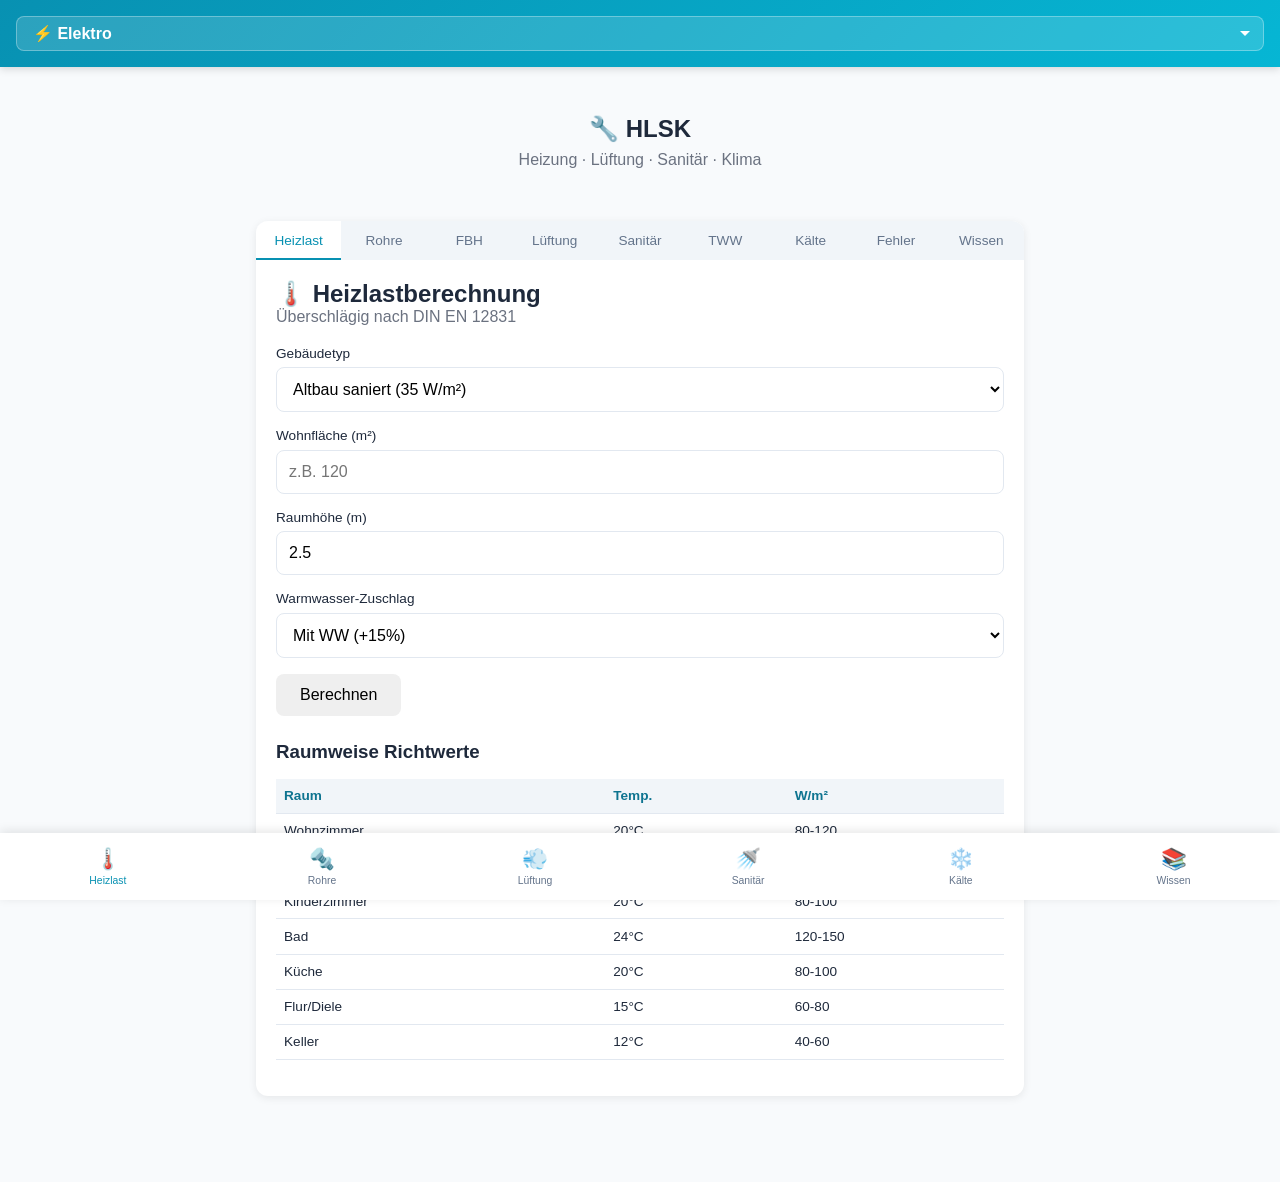
<file: hlsk.html>
<!DOCTYPE html>
<html lang="de">
<head>
  <meta charset="UTF-8">
  <meta name="viewport" content="width=device-width, initial-scale=1.0, user-scalable=no">
  <meta name="theme-color" content="#0891b2">
  <title>Hoher Bausammlung - HLSK</title>
  <link rel="manifest" href="./manifest.json">
  <link rel="icon" type="image/svg+xml" href="./icons/icon.svg">
  <link rel="stylesheet" href="./css/style.css">
  <style>
    :root { --primary: #0891b2; --primary-dark: #0e7490; }
    .app-header { background: linear-gradient(135deg, #0891b2 0%, #06b6d4 100%); }
  </style>
</head>
<body class="gewerk-hlsk">
  <header class="app-header">
    <div class="header-content">
      <select id="gewerk-select" class="gewerk-dropdown" onchange="changeGewerk(this.value)">
        <option value="elektro">⚡ Elektro</option>
        <option value="hlsk" selected>🔧 HLSK</option>
        <option value="statik">🏗️ Statik</option>
        <option value="brandschutz">🔥 Brandschutz</option>
        <option value="arbeitsschutz">⚠️ Arbeitsschutz</option>
        <option value="baurecht">📋 Baurecht</option>
        <option value="geg">🌱 GEG/Energie</option>
      </select>
      <span class="offline-indicator" id="offline-badge">Offline</span>
    </div>
  </header>

  <main id="content">
    <div class="welcome">
      <h2>🔧 HLSK</h2>
      <p style="margin-bottom:20px;color:#6b7280">Heizung · Lüftung · Sanitär · Klima</p>
    </div>

    <div class="tab-container">
      <div class="tabs" style="flex-wrap:wrap;">
        <button class="tab active" onclick="switchTab(this, 'heizlast')">Heizlast</button>
        <button class="tab" onclick="switchTab(this, 'rohr')">Rohre</button>
        <button class="tab" onclick="switchTab(this, 'fbh')">FBH</button>
        <button class="tab" onclick="switchTab(this, 'lueftung')">Lüftung</button>
        <button class="tab" onclick="switchTab(this, 'sanitaer')">Sanitär</button>
        <button class="tab" onclick="switchTab(this, 'trinkwasser')">TWW</button>
        <button class="tab" onclick="switchTab(this, 'kaelte')">Kälte</button>
        <button class="tab" onclick="switchTab(this, 'fehler')">Fehler</button>
        <button class="tab" onclick="switchTab(this, 'wissen')">Wissen</button>
      </div>

      <!-- HEIZLAST -->
      <div id="heizlast" class="tab-content active">
        <h2>🌡️ Heizlastberechnung</h2>
        <p style="margin-bottom:20px;color:#6b7280">Überschlägig nach DIN EN 12831</p>
        
        <div class="form-group">
          <label>Gebäudetyp</label>
          <select id="hz-gebaeude">
            <option value="80">Altbau vor 1977 (80 W/m²)</option>
            <option value="60">Altbau unsaniert (60 W/m²)</option>
            <option value="45">Altbau teilsaniert (45 W/m²)</option>
            <option value="35" selected>Altbau saniert (35 W/m²)</option>
            <option value="25">Neubau EnEV/GEG (25 W/m²)</option>
            <option value="15">Passivhaus (15 W/m²)</option>
            <option value="10">Plusenergiehaus (10 W/m²)</option>
          </select>
        </div>
        
        <div class="form-group">
          <label>Wohnfläche (m²)</label>
          <input type="number" id="hz-flaeche" placeholder="z.B. 120">
        </div>
        
        <div class="form-group">
          <label>Raumhöhe (m)</label>
          <input type="number" id="hz-hoehe" value="2.5" step="0.1">
        </div>
        
        <div class="form-group">
          <label>Warmwasser-Zuschlag</label>
          <select id="hz-ww">
            <option value="0">Ohne (separate Bereitung)</option>
            <option value="0.15" selected>Mit WW (+15%)</option>
            <option value="0.25">Mit viel WW (+25%)</option>
          </select>
        </div>
        
        <button class="btn" onclick="calcHeizlast()">Berechnen</button>
        <div id="hz-result"></div>
        
        <h3 style="margin-top:25px">Raumweise Richtwerte</h3>
        <table class="data-table">
          <thead><tr><th>Raum</th><th>Temp.</th><th>W/m²</th></tr></thead>
          <tbody>
            <tr><td>Wohnzimmer</td><td>20°C</td><td>80-120</td></tr>
            <tr><td>Schlafzimmer</td><td>18°C</td><td>60-80</td></tr>
            <tr><td>Kinderzimmer</td><td>20°C</td><td>80-100</td></tr>
            <tr><td>Bad</td><td>24°C</td><td>120-150</td></tr>
            <tr><td>Küche</td><td>20°C</td><td>80-100</td></tr>
            <tr><td>Flur/Diele</td><td>15°C</td><td>60-80</td></tr>
            <tr><td>Keller</td><td>12°C</td><td>40-60</td></tr>
          </tbody>
        </table>
      </div>

      <!-- ROHRDIMENSIONIERUNG -->
      <div id="rohr" class="tab-content">
        <h2>🔩 Rohrdimensionierung</h2>
        
        <div class="form-group">
          <label>Heizleistung (kW)</label>
          <input type="number" id="rohr-leistung" placeholder="z.B. 10">
        </div>
        
        <div class="form-group">
          <label>Spreizung ΔT (K)</label>
          <select id="rohr-spreizung">
            <option value="7">7 K (Fußbodenheizung)</option>
            <option value="10">10 K (Niedertemperatur)</option>
            <option value="15">15 K (Brennwert)</option>
            <option value="20" selected>20 K (Standard)</option>
            <option value="30">30 K (Hochtemperatur)</option>
          </select>
        </div>
        
        <div class="form-group">
          <label>Max. Fließgeschwindigkeit</label>
          <select id="rohr-geschw">
            <option value="0.3">0,3 m/s (Wohnung leise)</option>
            <option value="0.5">0,5 m/s (Wohnung)</option>
            <option value="0.7" selected>0,7 m/s (Standard)</option>
            <option value="1.0">1,0 m/s (Keller/Technik)</option>
            <option value="1.5">1,5 m/s (Industrie)</option>
          </select>
        </div>
        
        <button class="btn" onclick="calcRohr()">Berechnen</button>
        <div id="rohr-result"></div>
        
        <h3 style="margin-top:25px">Kupferrohr nach DIN EN 1057</h3>
        <table class="data-table">
          <thead><tr><th>Außen-Ø</th><th>Innen-Ø</th><th>~kW (20K)</th><th>~kW (10K)</th></tr></thead>
          <tbody>
            <tr><td>12×1</td><td>10 mm</td><td>3 kW</td><td>1,5 kW</td></tr>
            <tr><td>15×1</td><td>13 mm</td><td>6 kW</td><td>3 kW</td></tr>
            <tr><td>18×1</td><td>16 mm</td><td>10 kW</td><td>5 kW</td></tr>
            <tr><td>22×1</td><td>20 mm</td><td>18 kW</td><td>9 kW</td></tr>
            <tr><td>28×1,5</td><td>25 mm</td><td>30 kW</td><td>15 kW</td></tr>
            <tr><td>35×1,5</td><td>32 mm</td><td>50 kW</td><td>25 kW</td></tr>
            <tr><td>42×1,5</td><td>39 mm</td><td>75 kW</td><td>38 kW</td></tr>
            <tr><td>54×2</td><td>50 mm</td><td>120 kW</td><td>60 kW</td></tr>
          </tbody>
        </table>
        
        <h3 style="margin-top:20px">Mehrschichtverbundrohr</h3>
        <table class="data-table">
          <thead><tr><th>Außen-Ø</th><th>Innen-Ø</th><th>Anwendung</th></tr></thead>
          <tbody>
            <tr><td>16×2</td><td>12 mm</td><td>FBH, Heizkörperanbindung</td></tr>
            <tr><td>20×2</td><td>16 mm</td><td>Verteiler, Steigleitungen</td></tr>
            <tr><td>26×3</td><td>20 mm</td><td>Steigleitungen</td></tr>
            <tr><td>32×3</td><td>26 mm</td><td>Hauptleitungen</td></tr>
          </tbody>
        </table>
        
        <h3 style="margin-top:25px">📐 Rohrinhalt berechnen</h3>
        <div class="form-group">
          <label>Innendurchmesser (mm)</label>
          <select id="rohr-inhalt-dn">
            <option value="10">10 mm (Cu 12×1)</option>
            <option value="12">12 mm (MVR 16×2)</option>
            <option value="13">13 mm (Cu 15×1)</option>
            <option value="16" selected>16 mm (Cu 18×1, MVR 20×2)</option>
            <option value="20">20 mm (Cu 22×1, MVR 26×3)</option>
            <option value="25">25 mm (Cu 28×1,5)</option>
            <option value="26">26 mm (MVR 32×3)</option>
            <option value="32">32 mm (Cu 35×1,5)</option>
            <option value="39">39 mm (Cu 42×1,5)</option>
            <option value="50">50 mm (Cu 54×2)</option>
            <option value="custom">Eigener Wert...</option>
          </select>
        </div>
        <div class="form-group" id="rohr-inhalt-custom-group" style="display:none;">
          <label>Eigener Innendurchmesser (mm)</label>
          <input type="number" id="rohr-inhalt-custom" placeholder="z.B. 15" step="0.1">
        </div>
        <div class="form-group">
          <label>Rohrlänge (m)</label>
          <input type="number" id="rohr-inhalt-laenge" placeholder="z.B. 50" value="10">
        </div>
        <button class="btn" onclick="calcRohrinhalt()">Berechnen</button>
        <div id="rohr-inhalt-result"></div>
        
        <h3 style="margin-top:25px">📐 Längenausdehnung berechnen</h3>
        <div class="form-group">
          <label>Material</label>
          <select id="rohr-dehn-material">
            <option value="0.017">Kupfer (0,017 mm/mK)</option>
            <option value="0.012">Stahl / C-Stahl (0,012 mm/mK)</option>
            <option value="0.016">Edelstahl (0,016 mm/mK)</option>
            <option value="0.025">Mehrschichtverbund (0,025 mm/mK)</option>
            <option value="0.15">PP-R Polypropylen (0,15 mm/mK)</option>
            <option value="0.14">PE-X vernetzt (0,14 mm/mK)</option>
            <option value="0.13">PB Polybuten (0,13 mm/mK)</option>
          </select>
        </div>
        <div class="form-group">
          <label>Rohrlänge (m)</label>
          <input type="number" id="rohr-dehn-laenge" placeholder="z.B. 10" value="10">
        </div>
        <div class="form-group">
          <label>Temperaturdifferenz ΔT (K)</label>
          <input type="number" id="rohr-dehn-dt" placeholder="z.B. 50" value="50">
        </div>
        <button class="btn" onclick="calcRohrdehnung()">Berechnen</button>
        <div id="rohr-dehn-result"></div>
        
        <div class="warning" style="margin-top:20px">
          <h4>⚠️ Kunststoffrohre</h4>
          <p>Hohe Ausdehnung! Dehnungsschenkel oder Kompensatoren einplanen. Fixpunkte und Gleitpunkte beachten.</p>
        </div>
      </div>

      <!-- FUSSBODENHEIZUNG -->
      <div id="fbh" class="tab-content">
        <h2>🔥 Fußbodenheizung</h2>
        
        <div class="form-group">
          <label>Raumfläche (m²)</label>
          <input type="number" id="fbh-flaeche" placeholder="z.B. 25">
        </div>
        
        <div class="form-group">
          <label>Heizlast des Raumes (W/m²)</label>
          <select id="fbh-heizlast">
            <option value="40">40 W/m² (Neubau gut gedämmt)</option>
            <option value="50" selected>50 W/m² (Standard)</option>
            <option value="60">60 W/m² (Altbau saniert)</option>
            <option value="80">80 W/m² (Bad)</option>
            <option value="100">100 W/m² (Bad Altbau)</option>
          </select>
        </div>
        
        <div class="form-group">
          <label>Verlegeabstand</label>
          <select id="fbh-abstand">
            <option value="0.10">10 cm (Bad, hohe Last)</option>
            <option value="0.15" selected>15 cm (Standard)</option>
            <option value="0.20">20 cm (geringe Last)</option>
            <option value="0.25">25 cm (Randzone)</option>
          </select>
        </div>
        
        <div class="form-group">
          <label>Bodenbelag</label>
          <select id="fbh-belag">
            <option value="0.02">Fliesen (0,02 m²K/W)</option>
            <option value="0.05" selected>Estrich/PVC (0,05 m²K/W)</option>
            <option value="0.10">Parkett dünn (0,10 m²K/W)</option>
            <option value="0.15">Parkett/Laminat (0,15 m²K/W)</option>
          </select>
        </div>
        
        <button class="btn" onclick="calcFBH()">Berechnen</button>
        <div id="fbh-result"></div>
        
        <h3 style="margin-top:25px">Systemtemperaturen</h3>
        <table class="data-table">
          <thead><tr><th>System</th><th>Vorlauf</th><th>Rücklauf</th><th>ΔT</th></tr></thead>
          <tbody>
            <tr><td>FBH Standard</td><td>35°C</td><td>28°C</td><td>7 K</td></tr>
            <tr><td>FBH Wärmepumpe</td><td>30°C</td><td>25°C</td><td>5 K</td></tr>
            <tr><td>Wandheizung</td><td>35°C</td><td>28°C</td><td>7 K</td></tr>
            <tr><td>Heizkörper NT</td><td>55°C</td><td>45°C</td><td>10 K</td></tr>
            <tr><td>Heizkörper Standard</td><td>70°C</td><td>55°C</td><td>15 K</td></tr>
          </tbody>
        </table>
        
        <div class="info-box" style="margin-top:20px">
          <h4>📌 Max. Oberflächentemperatur</h4>
          <table class="data-table" style="margin-top:10px">
            <tr><td>Aufenthaltsbereich</td><td>max. 29°C</td></tr>
            <tr><td>Randzone (1m am Fenster)</td><td>max. 35°C</td></tr>
            <tr><td>Bad</td><td>max. 33°C</td></tr>
          </table>
        </div>
      </div>

      <!-- LÜFTUNG -->
      <div id="lueftung" class="tab-content">
        <h2>💨 Lüftungsberechnung</h2>
        
        <div class="form-group">
          <label>Gebäudetyp</label>
          <select id="lueft-gebaeude" onchange="toggleLueftGebaeude()">
            <option value="wohnung">🏠 Wohngebäude / EFH / Wohnung</option>
            <option value="gewerbe">🏢 Gewerbe / Büro / Industrie</option>
          </select>
        </div>
        
        <!-- WOHNGEBÄUDE -->
        <div id="lueft-wohnung-bereich">
          <div class="form-group">
            <label>Berechnungsart</label>
            <select id="lueft-wohn-art" onchange="toggleLueftWohnFields()">
              <option value="din">DIN 1946-6 (nach Wohnfläche)</option>
              <option value="raum">Nach Einzelräumen</option>
            </select>
          </div>
          
          <div id="lueft-din-fields">
            <div class="form-group">
              <label>Wohnfläche (m²)</label>
              <input type="number" id="lueft-wfl" placeholder="z.B. 120">
            </div>
            <div class="form-group">
              <label>Personenanzahl</label>
              <input type="number" id="lueft-pers" placeholder="z.B. 4" value="4">
            </div>
            <div class="form-group">
              <label>Lüftungsstufe</label>
              <select id="lueft-stufe2">
                <option value="0.3">Lüftung zum Feuchteschutz (FL)</option>
                <option value="0.4">Reduzierte Lüftung (RL)</option>
                <option value="0.5" selected>Nennlüftung (NL) - Standard</option>
                <option value="0.7">Intensivlüftung (IL)</option>
              </select>
            </div>
          </div>
          
          <div id="lueft-raum-einzeln" style="display:none;">
            <div class="form-group">
              <label>Raumtyp</label>
              <select id="lueft-raumtyp">
                <option value="wohn">Wohnzimmer / Schlafzimmer</option>
                <option value="kind">Kinderzimmer</option>
                <option value="kueche">Küche (Abluft)</option>
                <option value="bad">Bad/Dusche (Abluft)</option>
                <option value="wc">WC (Abluft)</option>
                <option value="hwr">HWR/Hauswirtschaft</option>
              </select>
            </div>
            <div class="form-group">
              <label>Raumgröße (m²)</label>
              <input type="number" id="lueft-raumgroesse" placeholder="z.B. 20">
            </div>
            <div class="form-group">
              <label>Raumhöhe (m)</label>
              <input type="number" id="lueft-raumhoehe" value="2.5" step="0.1">
            </div>
          </div>
        </div>
        
        <!-- GEWERBE/INDUSTRIE -->
        <div id="lueft-gewerbe-bereich" style="display:none;">
          <div class="form-group">
            <label>Berechnungsart</label>
            <select id="lueft-gew-art" onchange="toggleLueftGewFields()">
              <option value="person">Nach Personenzahl</option>
              <option value="volumen">Nach Raumvolumen (Luftwechsel)</option>
            </select>
          </div>
          
          <div id="lueft-gew-person">
            <div class="form-group">
              <label>Nutzung</label>
              <select id="lueft-nutzung">
                <option value="30">Büro Einzelzimmer (30 m³/h pro Pers.)</option>
                <option value="40">Büro Großraum (40 m³/h pro Pers.)</option>
                <option value="20">Verkauf (20 m³/h pro Pers.)</option>
                <option value="30">Restaurant (30 m³/h pro Pers.)</option>
                <option value="50">Schulungsraum (50 m³/h pro Pers.)</option>
                <option value="60">Konferenzraum (60 m³/h pro Pers.)</option>
                <option value="80">Fitnessstudio (80 m³/h pro Pers.)</option>
              </select>
            </div>
            <div class="form-group">
              <label>Personenanzahl</label>
              <input type="number" id="lueft-gew-pers" placeholder="z.B. 20">
            </div>
          </div>
          
          <div id="lueft-gew-volumen" style="display:none;">
            <div class="form-group">
              <label>Raumfläche (m²)</label>
              <input type="number" id="lueft-gew-flaeche" placeholder="z.B. 200">
            </div>
            <div class="form-group">
              <label>Raumhöhe (m)</label>
              <input type="number" id="lueft-gew-hoehe" value="3.0" step="0.1">
            </div>
            <div class="form-group">
              <label>Luftwechselrate (1/h)</label>
              <select id="lueft-gew-lw">
                <option value="2">2× - Büro, Verkauf</option>
                <option value="4">4× - WC, Umkleide</option>
                <option value="6">6× - Küche</option>
                <option value="8">8× - Labor, Werkstatt</option>
                <option value="10">10× - Großküche, Industrie</option>
                <option value="15">15× - Reinraum</option>
              </select>
            </div>
          </div>
          
          <div class="form-group">
            <label>Kanalgeschwindigkeit</label>
            <select id="lueft-geschw">
              <option value="3">3 m/s - Wohnung, leise</option>
              <option value="4">4 m/s - Büro</option>
              <option value="5" selected>5 m/s - Gewerbe Standard</option>
              <option value="6">6 m/s - Industrie</option>
              <option value="8">8 m/s - Industrie Hauptkanal</option>
            </select>
          </div>
        </div>
        
        <button class="btn" onclick="calcLueftungNeu()">Berechnen</button>
        <div id="lueft-result"></div>
        
        <h3 style="margin-top:25px">Lüftungsrohre Wohnbau</h3>
        <table class="data-table">
          <thead><tr><th>DN</th><th>Typ</th><th>m³/h @3m/s</th><th>Anwendung</th></tr></thead>
          <tbody>
            <tr><td>75</td><td>Flexrohr</td><td>48</td><td>Zuluft Einzelraum</td></tr>
            <tr><td>90</td><td>Flexrohr</td><td>69</td><td>Zuluft größere Räume</td></tr>
            <tr><td>100</td><td>Wickelfalz</td><td>85</td><td>Abluft Bad/WC</td></tr>
            <tr><td>125</td><td>Wickelfalz</td><td>133</td><td>Sammelleitung</td></tr>
            <tr><td>160</td><td>Wickelfalz</td><td>217</td><td>Hauptleitung EFH</td></tr>
          </tbody>
        </table>
        
        <h3 style="margin-top:20px">Kanäle Gewerbe/Industrie</h3>
        <table class="data-table">
          <thead><tr><th>Ø mm</th><th>m³/h @5m/s</th><th>m³/h @8m/s</th></tr></thead>
          <tbody>
            <tr><td>200</td><td>565</td><td>905</td></tr>
            <tr><td>250</td><td>884</td><td>1414</td></tr>
            <tr><td>315</td><td>1402</td><td>2244</td></tr>
            <tr><td>400</td><td>2262</td><td>3619</td></tr>
            <tr><td>500</td><td>3534</td><td>5655</td></tr>
            <tr><td>630</td><td>5765</td><td>9224</td></tr>
          </tbody>
        </table>
      </div>

      <!-- SANITÄR -->
      <div id="sanitaer" class="tab-content">
        <h2>🚿 Sanitärtechnik</h2>
        
        <h3>Anschlusswerte (DIN 1988-300)</h3>
        <table class="data-table">
          <thead><tr><th>Entnahmestelle</th><th>VR (l/s)</th><th>pmin</th></tr></thead>
          <tbody>
            <tr><td>Handwaschbecken</td><td>0,07</td><td>1,0 bar</td></tr>
            <tr><td>Waschtisch</td><td>0,07</td><td>1,0 bar</td></tr>
            <tr><td>Bidet</td><td>0,07</td><td>1,0 bar</td></tr>
            <tr><td>WC-Spülkasten 6L</td><td>0,13</td><td>0,5 bar</td></tr>
            <tr><td>WC-Druckspüler</td><td>1,00</td><td>1,2 bar</td></tr>
            <tr><td>Urinal-Spülkasten</td><td>0,07</td><td>0,5 bar</td></tr>
            <tr><td>Urinal-Druckspüler</td><td>0,30</td><td>1,0 bar</td></tr>
            <tr><td>Dusche</td><td>0,15</td><td>1,0 bar</td></tr>
            <tr><td>Badewanne</td><td>0,15</td><td>1,0 bar</td></tr>
            <tr><td>Spültisch Küche</td><td>0,07</td><td>1,0 bar</td></tr>
            <tr><td>Spülmaschine</td><td>0,15</td><td>0,5 bar</td></tr>
            <tr><td>Waschmaschine</td><td>0,25</td><td>1,0 bar</td></tr>
            <tr><td>Zapfhahn Garten</td><td>0,50</td><td>1,0 bar</td></tr>
          </tbody>
        </table>
        
        <h3 style="margin-top:20px">Abwasser - Mindest-DN</h3>
        <table class="data-table">
          <thead><tr><th>Objekt</th><th>DN</th><th>Anschlusswert</th></tr></thead>
          <tbody>
            <tr><td>Handwaschbecken</td><td>DN 32</td><td>0,3 DU</td></tr>
            <tr><td>Waschtisch</td><td>DN 40</td><td>0,5 DU</td></tr>
            <tr><td>Bidet</td><td>DN 40</td><td>0,5 DU</td></tr>
            <tr><td>Dusche</td><td>DN 50</td><td>0,6 DU</td></tr>
            <tr><td>Badewanne</td><td>DN 50</td><td>0,8 DU</td></tr>
            <tr><td>Spültisch</td><td>DN 50</td><td>0,8 DU</td></tr>
            <tr><td>Waschmaschine</td><td>DN 50</td><td>0,8 DU</td></tr>
            <tr><td>Spülmaschine</td><td>DN 50</td><td>0,8 DU</td></tr>
            <tr><td>WC 6L</td><td>DN 100</td><td>2,0 DU</td></tr>
            <tr><td>Urinal</td><td>DN 50</td><td>0,5 DU</td></tr>
          </tbody>
        </table>
        
        <h3 style="margin-top:20px">Gefälle</h3>
        <table class="data-table">
          <thead><tr><th>Leitung</th><th>Gefälle</th></tr></thead>
          <tbody>
            <tr><td>Einzelanschluss DN 50</td><td>1-2%</td></tr>
            <tr><td>Sammelanschluss</td><td>0,5-1%</td></tr>
            <tr><td>Grundleitung DN 100</td><td>min. 2% (1:50)</td></tr>
            <tr><td>Grundleitung DN 150</td><td>min. 1% (1:100)</td></tr>
          </tbody>
        </table>
      </div>

      <!-- TRINKWASSERERWÄRMUNG -->
      <div id="trinkwasser" class="tab-content">
        <h2>🚰 Trinkwassererwärmung</h2>
        
        <div class="form-group">
          <label>Personenanzahl</label>
          <input type="number" id="tww-personen" placeholder="z.B. 4">
        </div>
        
        <div class="form-group">
          <label>Verbrauchsprofil</label>
          <select id="tww-profil">
            <option value="30">Sparsam (30 l/Pers./Tag)</option>
            <option value="40" selected>Normal (40 l/Pers./Tag)</option>
            <option value="50">Komfort (50 l/Pers./Tag)</option>
            <option value="70">Hoher Bedarf (70 l/Pers./Tag)</option>
          </select>
        </div>
        
        <button class="btn" onclick="calcTWW()">Berechnen</button>
        <div id="tww-result"></div>
        
        <h3 style="margin-top:25px">Speichergrößen</h3>
        <table class="data-table">
          <thead><tr><th>Personen</th><th>Speicher</th><th>Leistung</th></tr></thead>
          <tbody>
            <tr><td>1-2</td><td>80-120 L</td><td>2-3 kW</td></tr>
            <tr><td>3-4</td><td>150-200 L</td><td>3-5 kW</td></tr>
            <tr><td>5-6</td><td>200-300 L</td><td>5-8 kW</td></tr>
            <tr><td>7-10</td><td>300-500 L</td><td>8-15 kW</td></tr>
          </tbody>
        </table>
        
        <h3 style="margin-top:20px">Legionellenprophylaxe</h3>
        <table class="data-table">
          <tbody>
            <tr><td>Speichertemperatur</td><td>≥ 60°C</td></tr>
            <tr><td>Zirkulation Rücklauf</td><td>≥ 55°C</td></tr>
            <tr><td>Zapfstelle</td><td>max. 3 Liter bis 55°C</td></tr>
            <tr><td>Thermische Desinfektion</td><td>70°C für 3 min</td></tr>
          </tbody>
        </table>
        
        <div class="warning" style="margin-top:20px">
          <h4>⚠️ Trinkwasserhygiene</h4>
          <ul style="margin:10px 0 0 20px">
            <li>Stagnation vermeiden (max. 72h)</li>
            <li>Warmwasser ≥ 55°C, Kaltwasser ≤ 25°C</li>
            <li>Probenahme alle 1-3 Jahre (Großanlagen)</li>
          </ul>
        </div>
      </div>

      <!-- KÄLTE -->
      <div id="kaelte" class="tab-content">
        <h2>❄️ Kältetechnik</h2>
        
        <h3>Kühllastüberschlag</h3>
        <div class="form-group">
          <label>Raumfläche (m²)</label>
          <input type="number" id="kaelte-flaeche" placeholder="z.B. 50">
        </div>
        
        <div class="form-group">
          <label>Raumtyp / Nutzung</label>
          <select id="kaelte-typ">
            <option value="40">Wohnung (40 W/m²)</option>
            <option value="50">Büro Standard (50 W/m²)</option>
            <option value="80">Büro mit EDV (80 W/m²)</option>
            <option value="100">Serverraum (100 W/m²)</option>
            <option value="120">Konferenzraum (120 W/m²)</option>
            <option value="150">Verkauf (150 W/m²)</option>
            <option value="200">Restaurant (200 W/m²)</option>
          </select>
        </div>
        
        <button class="btn" onclick="calcKaelte()">Berechnen</button>
        <div id="kaelte-result"></div>
        
        <h3 style="margin-top:25px">Kältemittel (F-Gase VO)</h3>
        <table class="data-table">
          <thead><tr><th>Kältemittel</th><th>GWP</th><th>Anwendung</th><th>Status</th></tr></thead>
          <tbody>
            <tr><td>R290 (Propan)</td><td>3</td><td>Kleine Geräte</td><td>✓ Zukunft</td></tr>
            <tr><td>R32</td><td>675</td><td>Split-Klima</td><td>✓ Aktuell</td></tr>
            <tr><td>R454B</td><td>466</td><td>Ersatz R410A</td><td>✓ Aktuell</td></tr>
            <tr><td>R410A</td><td>2088</td><td>Klimaanlagen</td><td>⚠ Auslauf</td></tr>
            <tr><td>R407C</td><td>1774</td><td>Altanlagen</td><td>⚠ Auslauf</td></tr>
            <tr><td>R744 (CO2)</td><td>1</td><td>Supermarkt</td><td>✓ Zukunft</td></tr>
          </tbody>
        </table>
        
        <h3 style="margin-top:20px">Split-Klimageräte Größen</h3>
        <table class="data-table">
          <thead><tr><th>Kühllast</th><th>Gerätegröße</th><th>BTU/h</th></tr></thead>
          <tbody>
            <tr><td>bis 2,0 kW</td><td>2,0 - 2,5 kW</td><td>7.000</td></tr>
            <tr><td>bis 3,5 kW</td><td>3,5 kW</td><td>12.000</td></tr>
            <tr><td>bis 5,0 kW</td><td>5,0 kW</td><td>18.000</td></tr>
            <tr><td>bis 7,0 kW</td><td>7,0 kW</td><td>24.000</td></tr>
          </tbody>
        </table>
      </div>

      <!-- FEHLERSUCHE -->
      <div id="fehler" class="tab-content">
        <h2>🔍 Fehlersuche HLSK</h2>
        
        <div class="troubleshoot-card" onclick="this.classList.toggle('active')">
          <div class="troubleshoot-header"><span>🌡️ Heizung wird nicht warm</span><span class="toggle-icon">▼</span></div>
          <div class="troubleshoot-solutions">
            <ul>
              <li><strong>Thermostatventil</strong> - Stift klemmt? Vorsichtig lösen</li>
              <li><strong>Luft im System</strong> - Heizkörper entlüften</li>
              <li><strong>Hydraulik</strong> - Hydraulischer Abgleich fehlt</li>
              <li><strong>Pumpe</strong> - Läuft die Umwälzpumpe?</li>
              <li><strong>Vorlauftemperatur</strong> - Heizkurve prüfen</li>
              <li><strong>Ventil</strong> - Rücklaufverschraubung geschlossen?</li>
            </ul>
          </div>
        </div>
        
        <div class="troubleshoot-card" onclick="this.classList.toggle('active')">
          <div class="troubleshoot-header"><span>🔊 Heizung gluckert</span><span class="toggle-icon">▼</span></div>
          <div class="troubleshoot-solutions">
            <ul>
              <li><strong>Entlüften</strong> - Alle Heizkörper entlüften</li>
              <li><strong>Anlagendruck</strong> - Wasser nachfüllen (1,5-2 bar)</li>
              <li><strong>Ausdehnungsgefäß</strong> - Vordruck prüfen</li>
              <li><strong>Schnellentlüfter</strong> - Am höchsten Punkt installiert?</li>
            </ul>
          </div>
        </div>
        
        <div class="troubleshoot-card" onclick="this.classList.toggle('active')">
          <div class="troubleshoot-header"><span>💧 Druckverlust Heizung</span><span class="toggle-icon">▼</span></div>
          <div class="troubleshoot-solutions">
            <ul>
              <li><strong>Leckage</strong> - Sichtprüfung aller Verbindungen</li>
              <li><strong>Sicherheitsventil</strong> - Tropft es? Druck zu hoch?</li>
              <li><strong>Ausdehnungsgefäß</strong> - Membran defekt?</li>
              <li><strong>Automatik-Entlüfter</strong> - Undicht?</li>
              <li><strong>Wärmetauscher</strong> - Interner Durchbruch zum TWW</li>
            </ul>
          </div>
        </div>
        
        <div class="troubleshoot-card" onclick="this.classList.toggle('active')">
          <div class="troubleshoot-header"><span>🚿 Kein Warmwasser</span><span class="toggle-icon">▼</span></div>
          <div class="troubleshoot-solutions">
            <ul>
              <li><strong>Speicher</strong> - Temperatur ausreichend?</li>
              <li><strong>Ladepumpe</strong> - Läuft sie?</li>
              <li><strong>Dreiwegeventil</strong> - Schaltet es auf WW?</li>
              <li><strong>Fühler</strong> - Speicherfühler defekt?</li>
              <li><strong>Zirkulation</strong> - Bei langen Leitungen nötig</li>
              <li><strong>Mischer</strong> - Thermostatmischer prüfen</li>
            </ul>
          </div>
        </div>
        
        <div class="troubleshoot-card" onclick="this.classList.toggle('active')">
          <div class="troubleshoot-header"><span>💨 Lüftung riecht muffig</span><span class="toggle-icon">▼</span></div>
          <div class="troubleshoot-solutions">
            <ul>
              <li><strong>Filter</strong> - Verschmutzt? Wechseln!</li>
              <li><strong>Wärmetauscher</strong> - Reinigen (alle 2 Jahre)</li>
              <li><strong>Kondensat</strong> - Abfluss verstopft?</li>
              <li><strong>Kanäle</strong> - Reinigung fällig?</li>
              <li><strong>Feuchtigkeit</strong> - Schimmel im Gerät?</li>
            </ul>
          </div>
        </div>
        
        <div class="troubleshoot-card" onclick="this.classList.toggle('active')">
          <div class="troubleshoot-header"><span>🚽 WC-Spülung schwach</span><span class="toggle-icon">▼</span></div>
          <div class="troubleshoot-solutions">
            <ul>
              <li><strong>Füllventil</strong> - Öffnet vollständig?</li>
              <li><strong>Schwimmer</strong> - Wasserstand zu niedrig?</li>
              <li><strong>Heberglocke</strong> - Dichtung defekt?</li>
              <li><strong>Kalk</strong> - Düsen verkalkt?</li>
              <li><strong>Wasserdruck</strong> - Zu gering?</li>
            </ul>
          </div>
        </div>
      </div>

      <!-- WISSEN -->
      <div id="wissen" class="tab-content">
        <h2>📚 Wissen HLSK</h2>
        
        <div class="knowledge-card" onclick="this.classList.toggle('active')">
          <div class="knowledge-header"><span>🌡️ Heizkurve / Vorlauftemperatur</span><span class="toggle-icon">▼</span></div>
          <div class="knowledge-content">
            <table class="data-table">
              <thead><tr><th>Außentemp.</th><th>FBH 35/28</th><th>NT 55/45</th><th>Std 70/55</th></tr></thead>
              <tbody>
                <tr><td>+15°C</td><td>24°C</td><td>30°C</td><td>35°C</td></tr>
                <tr><td>+5°C</td><td>28°C</td><td>40°C</td><td>50°C</td></tr>
                <tr><td>0°C</td><td>30°C</td><td>45°C</td><td>57°C</td></tr>
                <tr><td>-5°C</td><td>33°C</td><td>50°C</td><td>63°C</td></tr>
                <tr><td>-10°C</td><td>35°C</td><td>55°C</td><td>70°C</td></tr>
              </tbody>
            </table>
            <p style="margin-top:10px;font-size:12px;color:#6b7280;">Wärmepumpe: max. 55°C Vorlauf für guten COP</p>
          </div>
        </div>
        
        <div class="knowledge-card" onclick="this.classList.toggle('active')">
          <div class="knowledge-header"><span>🔄 Umwälzpumpen</span><span class="toggle-icon">▼</span></div>
          <div class="knowledge-content">
            <table class="data-table">
              <tr><td>Heizung EFH</td><td>25-40 (4-6m)</td></tr>
              <tr><td>Heizung MFH</td><td>32-60 (6-8m)</td></tr>
              <tr><td>Solaranlage</td><td>25-40 (4-6m)</td></tr>
              <tr><td>Trinkwasser-Zirkulation</td><td>15-20</td></tr>
            </table>
            <p style="margin-top:10px;font-size:12px;color:#6b7280;">Angaben: DN (Förderhöhe m) - Hocheffizienzpumpen Pflicht seit 2013</p>
          </div>
        </div>
        
        <div class="knowledge-card" onclick="this.classList.toggle('active')">
          <div class="knowledge-header"><span>🏷️ Energieeffizienzklassen</span><span class="toggle-icon">▼</span></div>
          <div class="knowledge-content">
            <h4>Heizkessel (alt)</h4>
            <table class="data-table">
              <tr><td>A+++</td><td>> 150% (Wärmepumpe)</td></tr>
              <tr><td>A++</td><td>125-150%</td></tr>
              <tr><td>A+</td><td>98-125%</td></tr>
              <tr><td>A</td><td>90-98%</td></tr>
            </table>
            <h4 style="margin-top:15px;">Klimageräte SEER/SCOP</h4>
            <table class="data-table">
              <tr><td>A+++</td><td>SEER ≥ 8,5 / SCOP ≥ 5,1</td></tr>
              <tr><td>A++</td><td>SEER ≥ 6,1 / SCOP ≥ 4,6</td></tr>
              <tr><td>A+</td><td>SEER ≥ 5,6 / SCOP ≥ 4,0</td></tr>
            </table>
          </div>
        </div>
        
        <div class="knowledge-card" onclick="this.classList.toggle('active')">
          <div class="knowledge-header"><span>📏 Wichtige Maße & Abstände</span><span class="toggle-icon">▼</span></div>
          <div class="knowledge-content">
            <table class="data-table">
              <tr><td>Heizkörper Fensterbr.</td><td>50-75% der Fensterbreite</td></tr>
              <tr><td>Abstand HK-Boden</td><td>min. 10 cm</td></tr>
              <tr><td>Abstand HK-Fensterbank</td><td>min. 10 cm</td></tr>
              <tr><td>FBH Randzone</td><td>max. 1 m Breite</td></tr>
              <tr><td>Lüftungskanal Mindestgefälle</td><td>1%</td></tr>
              <tr><td>Abwasser Mindestgefälle</td><td>1-2%</td></tr>
              <tr><td>Warmwasserleitung max.</td><td>3 Liter bis Zapfstelle</td></tr>
            </table>
          </div>
        </div>
        
        <div class="knowledge-card" onclick="this.classList.toggle('active')">
          <div class="knowledge-header"><span>⚗️ Wasseraufbereitung</span><span class="toggle-icon">▼</span></div>
          <div class="knowledge-content">
            <h4>Heizungswasser (VDI 2035)</h4>
            <table class="data-table">
              <tr><td>pH-Wert</td><td>8,2 - 10,0</td></tr>
              <tr><td>Leitfähigkeit</td><td>< 100 µS/cm (Alu: < 1500)</td></tr>
              <tr><td>Härte (gesamt)</td><td>< 0,02 mol/m³ (enthärtet)</td></tr>
              <tr><td>Sauerstoff</td><td>< 0,1 mg/l</td></tr>
            </table>
            <h4 style="margin-top:15px;">Trinkwasser</h4>
            <table class="data-table">
              <tr><td>Gesamthärte weich</td><td>< 8,4 °dH</td></tr>
              <tr><td>Gesamthärte mittel</td><td>8,4 - 14 °dH</td></tr>
              <tr><td>Gesamthärte hart</td><td>> 14 °dH</td></tr>
            </table>
          </div>
        </div>
        
        <div class="knowledge-card" onclick="this.classList.toggle('active')">
          <div class="knowledge-header"><span>🔧 Wartungsintervalle</span><span class="toggle-icon">▼</span></div>
          <div class="knowledge-content">
            <table class="data-table">
              <tr><td>Gasheizung</td><td>jährlich</td></tr>
              <tr><td>Ölheizung</td><td>jährlich</td></tr>
              <tr><td>Wärmepumpe</td><td>alle 1-2 Jahre</td></tr>
              <tr><td>Lüftungsanlage Filter</td><td>alle 3-6 Monate</td></tr>
              <tr><td>Lüftung Wärmetauscher</td><td>alle 2 Jahre</td></tr>
              <tr><td>Klimaanlage</td><td>jährlich</td></tr>
              <tr><td>Enthärtungsanlage</td><td>alle 6-12 Monate</td></tr>
              <tr><td>Ausdehnungsgefäß</td><td>alle 2 Jahre</td></tr>
              <tr><td>Sicherheitsventil</td><td>alle 5 Jahre ersetzen</td></tr>
            </table>
          </div>
        </div>
        
        <div class="knowledge-card" onclick="this.classList.toggle('active')">
          <div class="knowledge-header"><span>📋 Wichtige Normen</span><span class="toggle-icon">▼</span></div>
          <div class="knowledge-content">
            <table class="data-table">
              <tr><td><strong>DIN EN 12831</strong></td><td>Heizlastberechnung</td></tr>
              <tr><td><strong>DIN 1988</strong></td><td>Trinkwasser-Installation</td></tr>
              <tr><td><strong>DIN EN 806</strong></td><td>Trinkwasser (EU)</td></tr>
              <tr><td><strong>DIN 1946-6</strong></td><td>Wohnungslüftung</td></tr>
              <tr><td><strong>DIN 4109</strong></td><td>Schallschutz</td></tr>
              <tr><td><strong>DIN 4708</strong></td><td>Trinkwassererwärmung</td></tr>
              <tr><td><strong>DIN 18380</strong></td><td>VOB/C Heizungsanlagen</td></tr>
              <tr><td><strong>DIN 18381</strong></td><td>VOB/C Gas-/Wasseranlagen</td></tr>
              <tr><td><strong>VDI 2035</strong></td><td>Heizwasser-Aufbereitung</td></tr>
              <tr><td><strong>VDI 6023</strong></td><td>Trinkwasserhygiene</td></tr>
            </table>
          </div>
        </div>
      </div>
    </div>
  </main>

  <nav class="bottom-nav">
    <button class="nav-btn active" onclick="switchTab(document.querySelector('.tab'), 'heizlast')">
      <span class="nav-icon">🌡️</span><span class="nav-label">Heizlast</span>
    </button>
    <button class="nav-btn" onclick="switchTab(document.querySelectorAll('.tab')[1], 'rohr')">
      <span class="nav-icon">🔩</span><span class="nav-label">Rohre</span>
    </button>
    <button class="nav-btn" onclick="switchTab(document.querySelectorAll('.tab')[3], 'lueftung')">
      <span class="nav-icon">💨</span><span class="nav-label">Lüftung</span>
    </button>
    <button class="nav-btn" onclick="switchTab(document.querySelectorAll('.tab')[4], 'sanitaer')">
      <span class="nav-icon">🚿</span><span class="nav-label">Sanitär</span>
    </button>
    <button class="nav-btn" onclick="switchTab(document.querySelectorAll('.tab')[6], 'kaelte')">
      <span class="nav-icon">❄️</span><span class="nav-label">Kälte</span>
    </button>
    <button class="nav-btn" onclick="switchTab(document.querySelectorAll('.tab')[8], 'wissen')">
      <span class="nav-icon">📚</span><span class="nav-label">Wissen</span>
    </button>
  </nav>

  <script src="./js/app.js"></script>
  <script>
    function calcHeizlast() {
      const wattProM2 = parseFloat(document.getElementById('hz-gebaeude').value);
      const flaeche = parseFloat(document.getElementById('hz-flaeche').value);
      const hoehe = parseFloat(document.getElementById('hz-hoehe').value);
      const wwZuschlag = parseFloat(document.getElementById('hz-ww').value);
      if (isNaN(flaeche)) { document.getElementById('hz-result').innerHTML = '<div class="danger">Bitte Fläche eingeben</div>'; return; }
      const heizlast = flaeche * wattProM2;
      const heizlastMitWW = heizlast * (1 + wwZuschlag);
      const volumen = flaeche * hoehe;
      document.getElementById('hz-result').innerHTML = `<div class="result"><h3>Ergebnis</h3><div class="result-item"><span>Heizlast (ohne WW):</span><span>${heizlast.toFixed(0)} W</span></div><div class="result-item"><span>Mit WW-Zuschlag:</span><span><strong>${heizlastMitWW.toFixed(0)} W</strong> (${(heizlastMitWW/1000).toFixed(1)} kW)</span></div><div class="result-item"><span>Raumvolumen:</span><span>${volumen.toFixed(1)} m³</span></div></div>`;
    }
    
    function calcRohr() {
      const leistung = parseFloat(document.getElementById('rohr-leistung').value);
      const spreizung = parseFloat(document.getElementById('rohr-spreizung').value);
      const maxGeschw = parseFloat(document.getElementById('rohr-geschw').value);
      if (isNaN(leistung)) { document.getElementById('rohr-result').innerHTML = '<div class="danger">Bitte Leistung eingeben</div>'; return; }
      const massenstrom = (leistung * 3600) / (4.186 * spreizung);
      const volumenstrom = massenstrom / 1000;
      const volumenstromLMin = volumenstrom * 1000 / 60;
      const volLs = volumenstrom / 3600;
      const flaeche = volLs / maxGeschw;
      const durchmesser = Math.sqrt(4 * flaeche / Math.PI) * 1000;
      const rohre = [{d:10,name:'12×1'},{d:13,name:'15×1'},{d:16,name:'18×1'},{d:20,name:'22×1'},{d:25,name:'28×1,5'},{d:32,name:'35×1,5'},{d:39,name:'42×1,5'},{d:50,name:'54×2'}];
      const empf = rohre.find(r => r.d >= durchmesser) || rohre[rohre.length-1];
      document.getElementById('rohr-result').innerHTML = `<div class="result"><h3>Ergebnis</h3><div class="result-item"><span>Massenstrom:</span><span>${massenstrom.toFixed(1)} kg/h</span></div><div class="result-item"><span>Volumenstrom:</span><span>${volumenstromLMin.toFixed(2)} l/min</span></div><div class="result-item"><span>Min. Innendurchmesser:</span><span>${durchmesser.toFixed(1)} mm</span></div><div class="result-item"><span>Empf. Kupferrohr:</span><span><strong>${empf.name}</strong></span></div></div>`;
    }
    
    // Toggle für eigenen Durchmesser
    document.addEventListener('DOMContentLoaded', function() {
      const dnSelect = document.getElementById('rohr-inhalt-dn');
      if (dnSelect) {
        dnSelect.addEventListener('change', function() {
          const customGroup = document.getElementById('rohr-inhalt-custom-group');
          if (customGroup) {
            customGroup.style.display = this.value === 'custom' ? 'block' : 'none';
          }
        });
      }
    });
    
    function calcRohrinhalt() {
      const dnSelect = document.getElementById('rohr-inhalt-dn').value;
      let dn;
      if (dnSelect === 'custom') {
        dn = parseFloat(document.getElementById('rohr-inhalt-custom').value);
      } else {
        dn = parseFloat(dnSelect);
      }
      const laenge = parseFloat(document.getElementById('rohr-inhalt-laenge').value);
      
      if (isNaN(dn) || dn <= 0) {
        document.getElementById('rohr-inhalt-result').innerHTML = '<div class="danger">Bitte Durchmesser eingeben</div>';
        return;
      }
      if (isNaN(laenge) || laenge <= 0) {
        document.getElementById('rohr-inhalt-result').innerHTML = '<div class="danger">Bitte Länge eingeben</div>';
        return;
      }
      
      // V = π × (d/2)² × L in Litern
      const radius = (dn / 1000) / 2; // Radius in Metern
      const volumenM3 = Math.PI * radius * radius * laenge;
      const volumenLiter = volumenM3 * 1000;
      const literProMeter = (Math.PI * radius * radius) * 1000;
      
      document.getElementById('rohr-inhalt-result').innerHTML = `
        <div class="result">
          <h3>Ergebnis</h3>
          <div class="result-item"><span>Innendurchmesser:</span><span>${dn} mm</span></div>
          <div class="result-item"><span>Rohrlänge:</span><span>${laenge} m</span></div>
          <div class="result-item"><span>Inhalt pro Meter:</span><span><strong>${literProMeter.toFixed(3)} Liter/m</strong></span></div>
          <div class="result-item"><span>Gesamtinhalt:</span><span><strong>${volumenLiter.toFixed(2)} Liter</strong></span></div>
        </div>
        <div class="info-box" style="margin-top:10px">
          <p style="font-size:12px;color:#6b7280;">Formel: V = π × (d/2)² × L<br>
          = π × (${(dn/1000/2).toFixed(4)} m)² × ${laenge} m = ${volumenM3.toFixed(6)} m³</p>
        </div>`;
    }
    
    function calcRohrdehnung() {
      const alpha = parseFloat(document.getElementById('rohr-dehn-material').value);
      const laenge = parseFloat(document.getElementById('rohr-dehn-laenge').value);
      const deltaT = parseFloat(document.getElementById('rohr-dehn-dt').value);
      
      if (isNaN(laenge) || laenge <= 0) {
        document.getElementById('rohr-dehn-result').innerHTML = '<div class="danger">Bitte Länge eingeben</div>';
        return;
      }
      if (isNaN(deltaT)) {
        document.getElementById('rohr-dehn-result').innerHTML = '<div class="danger">Bitte Temperaturdifferenz eingeben</div>';
        return;
      }
      
      // Δl = α × L × ΔT
      const dehnung = alpha * laenge * deltaT;
      const dehnungProMeter = alpha * deltaT;
      
      // Dehnungsschenkel-Länge (Faustregel für Kupfer: L = 20 × √(Δl × d))
      // Vereinfacht: ca. 3 × √Δl für Metall
      const schenkelMetall = 3 * Math.sqrt(dehnung);
      const schenkelKunststoff = 20 * Math.sqrt(dehnung / 10); // höherer Faktor
      
      const materialName = document.getElementById('rohr-dehn-material').options[document.getElementById('rohr-dehn-material').selectedIndex].text;
      const istKunststoff = alpha > 0.1;
      
      document.getElementById('rohr-dehn-result').innerHTML = `
        <div class="result">
          <h3>Ergebnis</h3>
          <div class="result-item"><span>Material:</span><span>${materialName}</span></div>
          <div class="result-item"><span>Rohrlänge:</span><span>${laenge} m</span></div>
          <div class="result-item"><span>Temperaturdifferenz:</span><span>${deltaT} K</span></div>
          <div class="result-item"><span>Ausdehnung pro Meter:</span><span>${dehnungProMeter.toFixed(2)} mm/m</span></div>
          <div class="result-item"><span>Gesamtausdehnung:</span><span><strong>${dehnung.toFixed(1)} mm</strong></span></div>
          ${istKunststoff ? `<div class="result-item" style="color:#dc2626;"><span>⚠️ Dehnungsschenkel ca.:</span><span><strong>${schenkelKunststoff.toFixed(0)} cm</strong></span></div>` : ''}
        </div>
        <div class="info-box" style="margin-top:10px">
          <p style="font-size:12px;color:#6b7280;">Formel: Δl = α × L × ΔT<br>
          = ${alpha} mm/mK × ${laenge} m × ${deltaT} K = <strong>${dehnung.toFixed(1)} mm</strong></p>
        </div>`;
    }
    
    function calcFBH() {
      const flaeche = parseFloat(document.getElementById('fbh-flaeche').value);
      const heizlast = parseFloat(document.getElementById('fbh-heizlast').value);
      const abstand = parseFloat(document.getElementById('fbh-abstand').value);
      const belag = parseFloat(document.getElementById('fbh-belag').value);
      if (isNaN(flaeche)) { document.getElementById('fbh-result').innerHTML = '<div class="danger">Bitte Fläche eingeben</div>'; return; }
      const rohrlaenge = flaeche / abstand;
      const gesamtLeistung = flaeche * heizlast;
      const kreise = Math.ceil(rohrlaenge / 100);
      document.getElementById('fbh-result').innerHTML = `<div class="result"><h3>Ergebnis</h3><div class="result-item"><span>Heizleistung Raum:</span><span><strong>${gesamtLeistung.toFixed(0)} W</strong></span></div><div class="result-item"><span>Rohrlänge ca.:</span><span>${rohrlaenge.toFixed(0)} m</span></div><div class="result-item"><span>Anzahl Heizkreise:</span><span>${kreise} (max. 100m/Kreis)</span></div><div class="result-item"><span>Wärmeleitwid. Belag:</span><span>${belag} m²K/W</span></div></div>`;
    }
    
    function toggleLueftGebaeude() {
      const geb = document.getElementById('lueft-gebaeude').value;
      document.getElementById('lueft-wohnung-bereich').style.display = geb === 'wohnung' ? 'block' : 'none';
      document.getElementById('lueft-gewerbe-bereich').style.display = geb === 'gewerbe' ? 'block' : 'none';
    }
    
    function toggleLueftWohnFields() {
      const art = document.getElementById('lueft-wohn-art').value;
      document.getElementById('lueft-din-fields').style.display = art === 'din' ? 'block' : 'none';
      document.getElementById('lueft-raum-einzeln').style.display = art === 'raum' ? 'block' : 'none';
    }
    
    function toggleLueftGewFields() {
      const art = document.getElementById('lueft-gew-art').value;
      document.getElementById('lueft-gew-person').style.display = art === 'person' ? 'block' : 'none';
      document.getElementById('lueft-gew-volumen').style.display = art === 'volumen' ? 'block' : 'none';
    }
    
    function calcLueftungNeu() {
      const gebaeude = document.getElementById('lueft-gebaeude').value;
      let volumenstrom = 0;
      let geschw = 3; // Default für Wohnbau
      let typ = 'Rohr';
      
      if (gebaeude === 'wohnung') {
        const art = document.getElementById('lueft-wohn-art').value;
        if (art === 'din') {
          const wfl = parseFloat(document.getElementById('lueft-wfl').value);
          const pers = parseFloat(document.getElementById('lueft-pers').value) || 4;
          const stufe = parseFloat(document.getElementById('lueft-stufe2').value);
          if (isNaN(wfl)) { document.getElementById('lueft-result').innerHTML = '<div class="danger">Bitte Wohnfläche eingeben</div>'; return; }
          // DIN 1946-6: Nennlüftung ca. 30 m³/h pro Person oder 0,5/h * Volumen
          const volumen = wfl * 2.5;
          const nachPers = pers * 30;
          const nachVol = volumen * stufe;
          volumenstrom = Math.max(nachPers, nachVol);
        } else {
          const raumtyp = document.getElementById('lueft-raumtyp').value;
          const flaeche = parseFloat(document.getElementById('lueft-raumgroesse').value);
          const hoehe = parseFloat(document.getElementById('lueft-raumhoehe').value) || 2.5;
          if (isNaN(flaeche)) { document.getElementById('lueft-result').innerHTML = '<div class="danger">Bitte Raumgröße eingeben</div>'; return; }
          const vol = flaeche * hoehe;
          const lwRaten = {wohn: 0.5, kind: 0.5, kueche: 4, bad: 4, wc: 4, hwr: 2};
          const minVol = {wohn: 0, kind: 0, kueche: 60, bad: 40, wc: 25, hwr: 20};
          volumenstrom = Math.max(vol * lwRaten[raumtyp], minVol[raumtyp]);
        }
        geschw = 3;
        typ = 'Rohr';
      } else {
        // Gewerbe
        const art = document.getElementById('lueft-gew-art').value;
        geschw = parseFloat(document.getElementById('lueft-geschw').value);
        if (art === 'person') {
          const nutzung = parseFloat(document.getElementById('lueft-nutzung').value);
          const pers = parseFloat(document.getElementById('lueft-gew-pers').value);
          if (isNaN(pers)) { document.getElementById('lueft-result').innerHTML = '<div class="danger">Bitte Personenzahl eingeben</div>'; return; }
          volumenstrom = nutzung * pers;
        } else {
          const flaeche = parseFloat(document.getElementById('lueft-gew-flaeche').value);
          const hoehe = parseFloat(document.getElementById('lueft-gew-hoehe').value) || 3;
          const lw = parseFloat(document.getElementById('lueft-gew-lw').value);
          if (isNaN(flaeche)) { document.getElementById('lueft-result').innerHTML = '<div class="danger">Bitte Fläche eingeben</div>'; return; }
          volumenstrom = flaeche * hoehe * lw;
        }
        typ = 'Kanal';
      }
      
      // Durchmesser berechnen: V = A * v => A = V/v => d = sqrt(4A/π)
      const volLs = volumenstrom / 3600; // m³/s
      const flaeche = volLs / geschw; // m²
      const durchmesser = Math.sqrt(4 * flaeche / Math.PI) * 1000; // mm
      
      // Empfohlener Durchmesser
      let rohre, empf;
      if (gebaeude === 'wohnung') {
        rohre = [75, 90, 100, 125, 160, 200];
        empf = rohre.find(r => r >= durchmesser) || 200;
      } else {
        rohre = [160, 200, 250, 315, 400, 500, 630, 800];
        empf = rohre.find(r => r >= durchmesser) || 800;
      }
      
      document.getElementById('lueft-result').innerHTML = `
        <div class="result">
          <h3>Ergebnis</h3>
          <div class="result-item"><span>Volumenstrom:</span><span><strong>${volumenstrom.toFixed(0)} m³/h</strong></span></div>
          <div class="result-item"><span>Bei ${geschw} m/s:</span><span>min. Ø ${durchmesser.toFixed(0)} mm</span></div>
          <div class="result-item"><span>Empf. ${typ}:</span><span><strong>Ø ${empf} mm</strong></span></div>
          ${gebaeude === 'wohnung' ? `<div class="result-item"><span>Flexrohr/Wickelfalz</span><span></span></div>` : ''}
        </div>`;
    }
    
    function calcTWW() {
      const personen = parseFloat(document.getElementById('tww-personen').value);
      const profil = parseFloat(document.getElementById('tww-profil').value);
      if (isNaN(personen)) { document.getElementById('tww-result').innerHTML = '<div class="danger">Bitte Personenzahl eingeben</div>'; return; }
      const tagesbedarf = personen * profil;
      const speicher = Math.ceil(tagesbedarf * 1.5 / 50) * 50;
      const leistung = tagesbedarf * 4.186 * 45 / 3600 / 2;
      document.getElementById('tww-result').innerHTML = `<div class="result"><h3>Ergebnis</h3><div class="result-item"><span>Tagesbedarf 60°C:</span><span>${tagesbedarf.toFixed(0)} Liter</span></div><div class="result-item"><span>Empf. Speicher:</span><span><strong>${speicher} Liter</strong></span></div><div class="result-item"><span>Empf. Heizleistung:</span><span>${leistung.toFixed(1)} kW</span></div></div>`;
    }
    
    function calcKaelte() {
      const flaeche = parseFloat(document.getElementById('kaelte-flaeche').value);
      const wattProM2 = parseFloat(document.getElementById('kaelte-typ').value);
      if (isNaN(flaeche)) { document.getElementById('kaelte-result').innerHTML = '<div class="danger">Bitte Fläche eingeben</div>'; return; }
      const kuehllast = flaeche * wattProM2;
      const btu = kuehllast * 3.412;
      let empf = '2,5 kW';
      if (kuehllast > 2500) empf = '3,5 kW';
      if (kuehllast > 4000) empf = '5,0 kW';
      if (kuehllast > 6000) empf = '7,0 kW';
      if (kuehllast > 8000) empf = 'Multi-Split';
      document.getElementById('kaelte-result').innerHTML = `<div class="result"><h3>Ergebnis</h3><div class="result-item"><span>Kühllast:</span><span><strong>${kuehllast.toFixed(0)} W</strong> (${(kuehllast/1000).toFixed(2)} kW)</span></div><div class="result-item"><span>In BTU/h:</span><span>${btu.toFixed(0)}</span></div><div class="result-item"><span>Empf. Gerät:</span><span><strong>${empf}</strong></span></div></div>`;
    }
  </script>
  <style>
    .troubleshoot-card { background: #fff; border: 1px solid #e5e7eb; border-radius: 8px; margin-bottom: 12px; overflow: hidden; }
    .troubleshoot-header { display: flex; justify-content: space-between; align-items: center; padding: 15px; cursor: pointer; font-weight: 600; }
    .troubleshoot-solutions { display: none; padding: 0 15px 15px; border-top: 1px solid #e5e7eb; }
    .troubleshoot-card.active .troubleshoot-solutions { display: block; }
    .troubleshoot-card.active .toggle-icon { transform: rotate(180deg); }
    .toggle-icon { transition: transform 0.2s; }
    .knowledge-card { background: #fff; border: 1px solid #e5e7eb; border-radius: 8px; margin-bottom: 12px; overflow: hidden; }
    .knowledge-header { display: flex; justify-content: space-between; align-items: center; padding: 15px; cursor: pointer; font-weight: 600; }
    .knowledge-content { display: none; padding: 0 15px 15px; border-top: 1px solid #e5e7eb; }
    .knowledge-card.active .knowledge-content { display: block; }
    .knowledge-card.active .toggle-icon { transform: rotate(180deg); }
  </style>
</body>
</html>
</file>
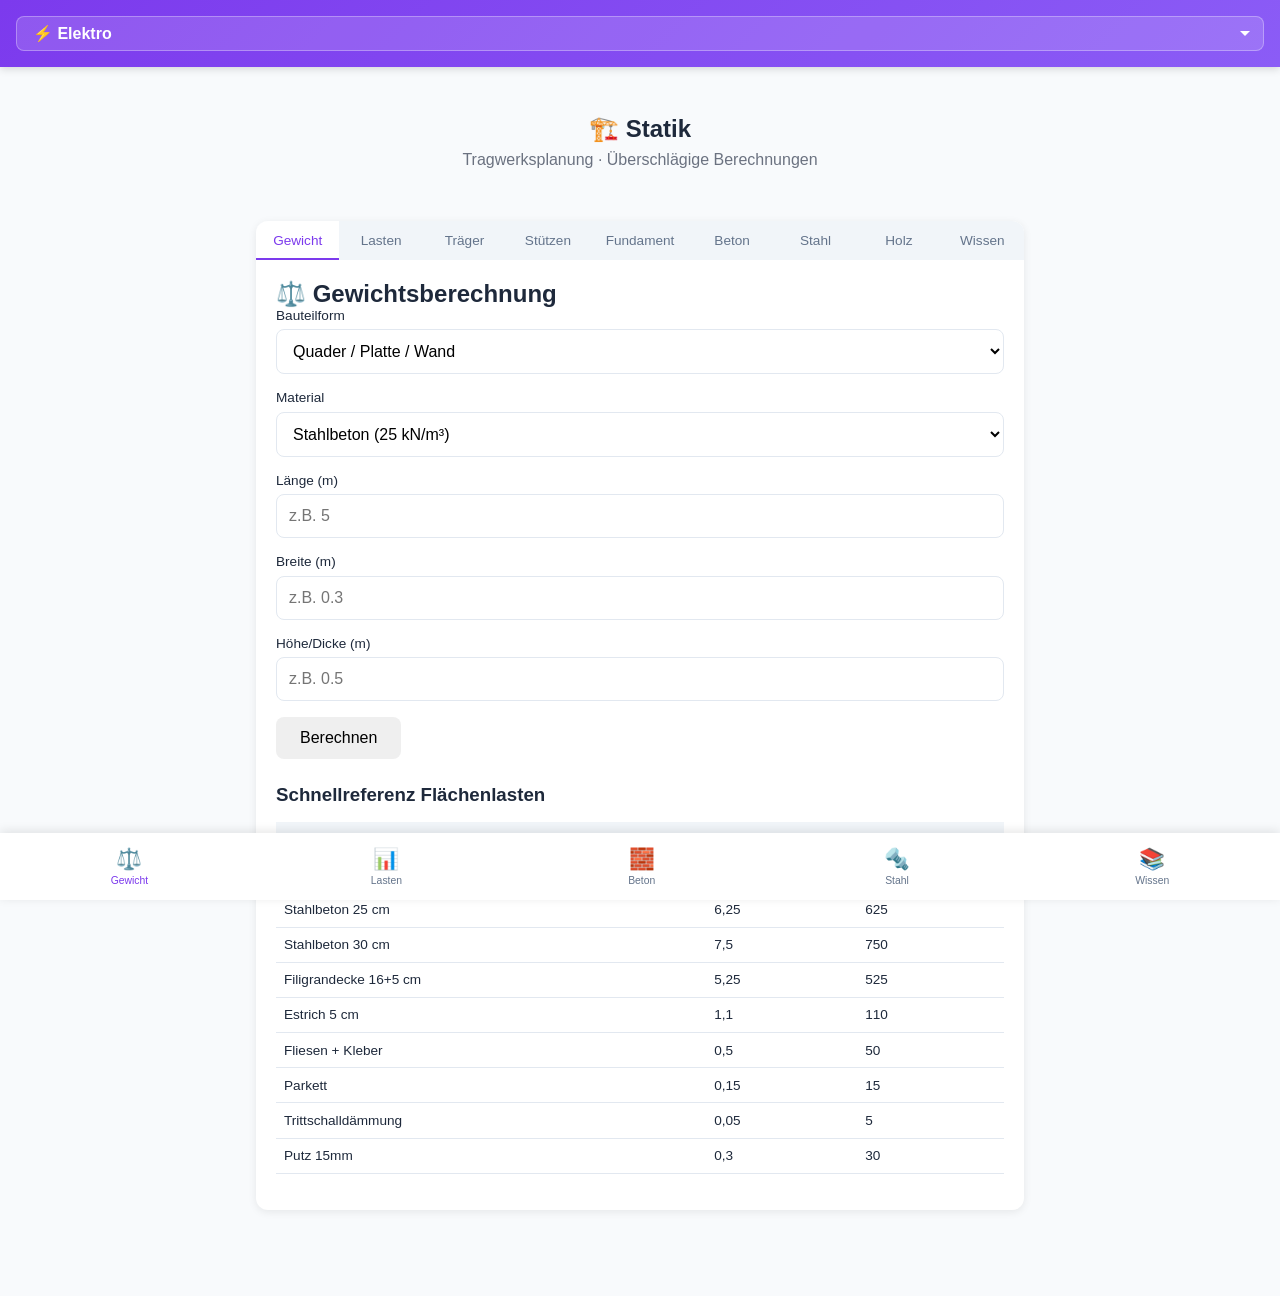
<file: statik.html>
<!DOCTYPE html>
<html lang="de">
<head>
  <meta charset="UTF-8">
  <meta name="viewport" content="width=device-width, initial-scale=1.0, user-scalable=no">
  <meta name="theme-color" content="#7c3aed">
  <title>Hoher Bausammlung - Statik</title>
  <link rel="manifest" href="./manifest.json">
  <link rel="icon" type="image/svg+xml" href="./icons/icon.svg">
  <link rel="stylesheet" href="./css/style.css">
  <style>
    :root { --primary: #7c3aed; --primary-dark: #6d28d9; }
    .app-header { background: linear-gradient(135deg, #7c3aed 0%, #8b5cf6 100%); }
  </style>
</head>
<body class="gewerk-statik">
  <header class="app-header">
    <div class="header-content">
      <select id="gewerk-select" class="gewerk-dropdown" onchange="changeGewerk(this.value)">
        <option value="elektro">⚡ Elektro</option>
        <option value="hlsk">🔧 HLSK</option>
        <option value="statik" selected>🏗️ Statik</option>
        <option value="brandschutz">🔥 Brandschutz</option>
        <option value="arbeitsschutz">⚠️ Arbeitsschutz</option>
        <option value="baurecht">📋 Baurecht</option>
        <option value="geg">🌱 GEG/Energie</option>
      </select>
      <span class="offline-indicator" id="offline-badge">Offline</span>
    </div>
  </header>

  <main id="content">
    <div class="welcome">
      <h2>🏗️ Statik</h2>
      <p style="margin-bottom:20px;color:#6b7280">Tragwerksplanung · Überschlägige Berechnungen</p>
    </div>

    <div class="tab-container">
      <div class="tabs" style="flex-wrap:wrap;">
        <button class="tab active" onclick="switchTab(this, 'gewicht')">Gewicht</button>
        <button class="tab" onclick="switchTab(this, 'lasten')">Lasten</button>
        <button class="tab" onclick="switchTab(this, 'traeger')">Träger</button>
        <button class="tab" onclick="switchTab(this, 'stuetzen')">Stützen</button>
        <button class="tab" onclick="switchTab(this, 'fundament')">Fundament</button>
        <button class="tab" onclick="switchTab(this, 'beton')">Beton</button>
        <button class="tab" onclick="switchTab(this, 'stahl')">Stahl</button>
        <button class="tab" onclick="switchTab(this, 'holz')">Holz</button>
        <button class="tab" onclick="switchTab(this, 'wissen')">Wissen</button>
      </div>

      <!-- GEWICHT -->
      <div id="gewicht" class="tab-content active">
        <h2>⚖️ Gewichtsberechnung</h2>
        
        <div class="form-group">
          <label>Bauteilform</label>
          <select id="gew-form" onchange="updateGewichtFields()">
            <option value="quader">Quader / Platte / Wand</option>
            <option value="zylinder">Zylinder / Rohr / Stütze rund</option>
            <option value="profil">Stahlprofil (nach kg/m)</option>
            <option value="flaeche">Flächenlast (kN/m²)</option>
          </select>
        </div>
        
        <div id="gew-quader-fields">
          <div class="form-group">
            <label>Material</label>
            <select id="gew-material">
              <option value="25">Stahlbeton (25 kN/m³)</option>
              <option value="24">Beton unbewehrt (24 kN/m³)</option>
              <option value="15">Leichtbeton (15 kN/m³)</option>
              <option value="18">Mauerwerk Ziegel (18 kN/m³)</option>
              <option value="12">Mauerwerk Hochloch (12 kN/m³)</option>
              <option value="6">Porenbeton/Ytong (6 kN/m³)</option>
              <option value="20">Kalksandstein (20 kN/m³)</option>
              <option value="78.5">Stahl (78,5 kN/m³)</option>
              <option value="5">Nadelholz (5 kN/m³)</option>
              <option value="7">Laubholz (7 kN/m³)</option>
              <option value="22">Estrich (22 kN/m³)</option>
              <option value="25">Glas (25 kN/m³)</option>
              <option value="27">Granit/Naturstein (27 kN/m³)</option>
              <option value="10">Wasser (10 kN/m³)</option>
              <option value="16">Sand trocken (16 kN/m³)</option>
              <option value="18">Kies (18 kN/m³)</option>
            </select>
          </div>
          <div class="form-group">
            <label>Länge (m)</label>
            <input type="number" id="gew-laenge" placeholder="z.B. 5" step="0.01">
          </div>
          <div class="form-group">
            <label>Breite (m)</label>
            <input type="number" id="gew-breite" placeholder="z.B. 0.3" step="0.01">
          </div>
          <div class="form-group">
            <label>Höhe/Dicke (m)</label>
            <input type="number" id="gew-hoehe" placeholder="z.B. 0.5" step="0.01">
          </div>
        </div>
        
        <div id="gew-zylinder-fields" style="display:none;">
          <div class="form-group">
            <label>Material</label>
            <select id="gew-material2">
              <option value="25">Stahlbeton (25 kN/m³)</option>
              <option value="78.5">Stahl (78,5 kN/m³)</option>
              <option value="24">Beton (24 kN/m³)</option>
            </select>
          </div>
          <div class="form-group">
            <label>Außendurchmesser (m)</label>
            <input type="number" id="gew-durchm-a" placeholder="z.B. 0.3" step="0.01">
          </div>
          <div class="form-group">
            <label>Innendurchmesser (m) - 0 für Vollzylinder</label>
            <input type="number" id="gew-durchm-i" placeholder="0" value="0" step="0.01">
          </div>
          <div class="form-group">
            <label>Länge/Höhe (m)</label>
            <input type="number" id="gew-zyl-laenge" placeholder="z.B. 3" step="0.01">
          </div>
        </div>
        
        <div id="gew-profil-fields" style="display:none;">
          <div class="form-group">
            <label>Profil</label>
            <select id="gew-profil">
              <option value="8.1">IPE 100 (8,1 kg/m)</option>
              <option value="12.9">IPE 140 (12,9 kg/m)</option>
              <option value="18.8">IPE 180 (18,8 kg/m)</option>
              <option value="26.2">IPE 220 (26,2 kg/m)</option>
              <option value="36.1">IPE 270 (36,1 kg/m)</option>
              <option value="49.1">IPE 330 (49,1 kg/m)</option>
              <option value="66.3">IPE 400 (66,3 kg/m)</option>
              <option value="90.7">IPE 500 (90,7 kg/m)</option>
              <option value="122">IPE 600 (122 kg/m)</option>
              <option value="20.4">HEB 100 (20,4 kg/m)</option>
              <option value="33.7">HEB 140 (33,7 kg/m)</option>
              <option value="51.2">HEB 180 (51,2 kg/m)</option>
              <option value="71.5">HEB 220 (71,5 kg/m)</option>
              <option value="103">HEB 280 (103 kg/m)</option>
              <option value="134">HEB 340 (134 kg/m)</option>
              <option value="155">HEB 400 (155 kg/m)</option>
              <option value="14.2">HEA 100 (16,7 kg/m)</option>
              <option value="24.7">HEA 140 (24,7 kg/m)</option>
              <option value="35.5">HEA 180 (35,5 kg/m)</option>
              <option value="50.5">HEA 220 (50,5 kg/m)</option>
            </select>
          </div>
          <div class="form-group">
            <label>Länge (m)</label>
            <input type="number" id="gew-profil-laenge" placeholder="z.B. 6" step="0.01">
          </div>
        </div>
        
        <div id="gew-flaeche-fields" style="display:none;">
          <div class="form-group">
            <label>Bauteil / Aufbau</label>
            <select id="gew-aufbau">
              <option value="3.5">Stahlbetondecke 14 cm (3,5 kN/m²)</option>
              <option value="4.5">Stahlbetondecke 18 cm (4,5 kN/m²)</option>
              <option value="5.0">Stahlbetondecke 20 cm (5,0 kN/m²)</option>
              <option value="6.25">Stahlbetondecke 25 cm (6,25 kN/m²)</option>
              <option value="2.5">Hohlkörperdecke 20 cm (2,5 kN/m²)</option>
              <option value="0.6">Estrich 3 cm (0,6 kN/m²)</option>
              <option value="1.1">Estrich 5 cm (1,1 kN/m²)</option>
              <option value="1.5">Estrich + FBH (1,5 kN/m²)</option>
              <option value="0.5">Trockenbau-Decke (0,5 kN/m²)</option>
              <option value="0.25">Gipskarton 12,5mm (0,25 kN/m²)</option>
              <option value="0.5">Gipskarton doppelt (0,5 kN/m²)</option>
              <option value="0.6">Dachziegel (0,6 kN/m²)</option>
              <option value="0.15">Trapezblech (0,15 kN/m²)</option>
              <option value="0.5">Dachbegrünung extensiv (0,5-1,5 kN/m²)</option>
              <option value="2.0">Dachbegrünung intensiv (2,0-3,0 kN/m²)</option>
              <option value="0.5">Wärmedämmung 20cm (0,5 kN/m²)</option>
            </select>
          </div>
          <div class="form-group">
            <label>Fläche (m²)</label>
            <input type="number" id="gew-flaeche-m2" placeholder="z.B. 50" step="0.1">
          </div>
        </div>
        
        <button class="btn" onclick="calcGewicht()">Berechnen</button>
        <div id="gew-result"></div>
        
        <h3 style="margin-top:25px">Schnellreferenz Flächenlasten</h3>
        <table class="data-table">
          <thead><tr><th>Bauteil</th><th>kN/m²</th><th>kg/m²</th></tr></thead>
          <tbody>
            <tr><td>Stahlbeton 20 cm</td><td>5,0</td><td>500</td></tr>
            <tr><td>Stahlbeton 25 cm</td><td>6,25</td><td>625</td></tr>
            <tr><td>Stahlbeton 30 cm</td><td>7,5</td><td>750</td></tr>
            <tr><td>Filigrandecke 16+5 cm</td><td>5,25</td><td>525</td></tr>
            <tr><td>Estrich 5 cm</td><td>1,1</td><td>110</td></tr>
            <tr><td>Fliesen + Kleber</td><td>0,5</td><td>50</td></tr>
            <tr><td>Parkett</td><td>0,15</td><td>15</td></tr>
            <tr><td>Trittschalldämmung</td><td>0,05</td><td>5</td></tr>
            <tr><td>Putz 15mm</td><td>0,3</td><td>30</td></tr>
          </tbody>
        </table>
      </div>

      <!-- LASTEN -->
      <div id="lasten" class="tab-content">
        <h2>📊 Lastannahmen EC1</h2>
        
        <h3>Eigenlasten (Wichten)</h3>
        <table class="data-table">
          <thead><tr><th>Material</th><th>γ (kN/m³)</th></tr></thead>
          <tbody>
            <tr><td>Stahlbeton</td><td>25</td></tr>
            <tr><td>Beton unbewehrt</td><td>24</td></tr>
            <tr><td>Leichtbeton</td><td>12-20</td></tr>
            <tr><td>Mauerwerk (Vollziegel)</td><td>18-20</td></tr>
            <tr><td>Mauerwerk (Hochloch)</td><td>12-15</td></tr>
            <tr><td>Porenbeton/Ytong</td><td>5-8</td></tr>
            <tr><td>Kalksandstein</td><td>18-20</td></tr>
            <tr><td>Baustahl</td><td>78,5</td></tr>
            <tr><td>Holz (Nadelholz)</td><td>5-6</td></tr>
            <tr><td>Holz (Laubholz)</td><td>7-8</td></tr>
            <tr><td>Estrich</td><td>22</td></tr>
            <tr><td>Glas</td><td>25</td></tr>
            <tr><td>Wasser</td><td>10</td></tr>
            <tr><td>Sand trocken</td><td>16</td></tr>
            <tr><td>Kies</td><td>18</td></tr>
          </tbody>
        </table>
        
        <h3 style="margin-top:20px">Nutzlasten (DIN EN 1991-1-1)</h3>
        <table class="data-table">
          <thead><tr><th>Kategorie</th><th>qk (kN/m²)</th><th>Qk (kN)</th></tr></thead>
          <tbody>
            <tr><td>A - Wohn/Aufenthalt</td><td>1,5 - 2,0</td><td>2,0 - 3,0</td></tr>
            <tr><td>B - Büroflächen</td><td>2,0 - 3,0</td><td>2,5 - 4,5</td></tr>
            <tr><td>C1 - Versammlung (Tische)</td><td>3,0</td><td>4,0</td></tr>
            <tr><td>C3 - Ohne Hindernisse</td><td>5,0</td><td>4,0</td></tr>
            <tr><td>D1 - Verkauf bis 50m²</td><td>4,0</td><td>4,0</td></tr>
            <tr><td>D2 - Verkauf über 50m²</td><td>5,0</td><td>7,0</td></tr>
            <tr><td>E1 - Lager</td><td>7,5</td><td>7,0</td></tr>
            <tr><td>F - Garage PKW</td><td>2,5</td><td>20</td></tr>
            <tr><td>H - Nicht begehbar</td><td>0,4</td><td>1,0</td></tr>
            <tr><td>I - Begehbar (Wartung)</td><td>1,5</td><td>1,5</td></tr>
          </tbody>
        </table>
        
        <h3 style="margin-top:20px">Schneelasten</h3>
        <table class="data-table">
          <thead><tr><th>Zone</th><th>sk (kN/m²)</th><th>Gebiet (Beispiele)</th></tr></thead>
          <tbody>
            <tr><td>Zone 1</td><td>0,65</td><td>Norddeutschland, Küste</td></tr>
            <tr><td>Zone 1a</td><td>0,81</td><td>Niedersachsen, NRW</td></tr>
            <tr><td>Zone 2</td><td>0,85</td><td>Mitteldeutschland</td></tr>
            <tr><td>Zone 2a</td><td>1,06</td><td>Mittelgebirge</td></tr>
            <tr><td>Zone 3</td><td>1,10</td><td>Alpenvorland, Hochlagen</td></tr>
          </tbody>
        </table>
      </div>

      <!-- TRÄGER -->
      <div id="traeger" class="tab-content">
        <h2>📏 Trägerüberschlag</h2>
        
        <div class="form-group">
          <label>Spannweite L (m)</label>
          <input type="number" id="tr-spannweite" placeholder="z.B. 6" step="0.1">
        </div>
        
        <div class="form-group">
          <label>Gleichlast q (kN/m)</label>
          <input type="number" id="tr-last" placeholder="z.B. 15" step="0.1">
        </div>
        
        <div class="form-group">
          <label>System</label>
          <select id="tr-system">
            <option value="1">Einfeldträger</option>
            <option value="0.7">Zweifeldträger</option>
            <option value="0.8">Kragarm</option>
          </select>
        </div>
        
        <div class="form-group">
          <label>Material</label>
          <select id="tr-material">
            <option value="stahl">Baustahl S235/S355</option>
            <option value="beton">Stahlbeton C25/30</option>
            <option value="holz">BSH GL24h</option>
          </select>
        </div>
        
        <button class="btn" onclick="calcTraeger()">Berechnen</button>
        <div id="tr-result"></div>
        
        <h3 style="margin-top:25px">Faustformeln Trägerhöhe</h3>
        <table class="data-table">
          <thead><tr><th>Trägertyp</th><th>h ≈</th></tr></thead>
          <tbody>
            <tr><td>Stahlträger Einfeldträger</td><td>L/15 bis L/20</td></tr>
            <tr><td>Stahlträger Durchlaufträger</td><td>L/20 bis L/25</td></tr>
            <tr><td>Stahlbetonbalken</td><td>L/10 bis L/15</td></tr>
            <tr><td>Stahlbeton-Platte einachsig</td><td>L/25 bis L/35</td></tr>
            <tr><td>Stahlbeton-Platte zweiachsig</td><td>L/35 bis L/45</td></tr>
            <tr><td>Holzbalken (Vollholz)</td><td>L/10 bis L/15</td></tr>
            <tr><td>BSH-Träger</td><td>L/12 bis L/18</td></tr>
          </tbody>
        </table>
      </div>

      <!-- STÜTZEN -->
      <div id="stuetzen" class="tab-content">
        <h2>📐 Stützenüberschlag</h2>
        
        <div class="form-group">
          <label>Normalkraft Nd (kN)</label>
          <input type="number" id="st-kraft" placeholder="z.B. 500">
        </div>
        
        <div class="form-group">
          <label>Stützenhöhe l (m)</label>
          <input type="number" id="st-hoehe" placeholder="z.B. 3.5" step="0.1">
        </div>
        
        <div class="form-group">
          <label>Knicklängenbeiwert β</label>
          <select id="st-beta">
            <option value="1.0" selected>1,0 - beidseitig gelenkig</option>
            <option value="0.7">0,7 - unten eingespannt, oben gelenkig</option>
            <option value="0.5">0,5 - beidseitig eingespannt</option>
            <option value="2.0">2,0 - Kragstütze (unten fest)</option>
          </select>
        </div>
        
        <div class="form-group">
          <label>Material</label>
          <select id="st-material">
            <option value="beton">Stahlbeton C25/30</option>
            <option value="stahl">Baustahl S235</option>
            <option value="holz">Holz C24</option>
          </select>
        </div>
        
        <button class="btn" onclick="calcStuetze()">Berechnen</button>
        <div id="st-result"></div>
        
        <div class="info-box" style="margin-top:20px">
          <h4>📌 Stahlbetonstützen</h4>
          <table class="data-table" style="margin-top:10px">
            <tr><td>Min. Querschnitt</td><td>200 × 200 mm</td></tr>
            <tr><td>Min. Längsbewehrung</td><td>0,3% · Ac</td></tr>
            <tr><td>Max. Längsbewehrung</td><td>6% · Ac</td></tr>
            <tr><td>Betondeckung XC1</td><td>min. 30 mm</td></tr>
          </table>
        </div>
      </div>

      <!-- FUNDAMENT -->
      <div id="fundament" class="tab-content">
        <h2>🏛️ Fundamentüberschlag</h2>
        
        <div class="form-group">
          <label>Vertikallast Vd (kN)</label>
          <input type="number" id="fund-last" placeholder="z.B. 300">
        </div>
        
        <div class="form-group">
          <label>Zul. Bodenpressung σRd (kN/m²)</label>
          <select id="fund-boden">
            <option value="100">Schluff locker (100)</option>
            <option value="150">Sand locker (150)</option>
            <option value="200" selected>Sand mitteldicht (200)</option>
            <option value="300">Sand dicht (300)</option>
            <option value="400">Kies mitteldicht (400)</option>
            <option value="500">Kies dicht (500)</option>
          </select>
        </div>
        
        <button class="btn" onclick="calcFundament()">Berechnen</button>
        <div id="fund-result"></div>
        
        <h3 style="margin-top:25px">Bodenkennwerte</h3>
        <table class="data-table">
          <thead><tr><th>Bodenart</th><th>σRd (kN/m²)</th><th>γ (kN/m³)</th></tr></thead>
          <tbody>
            <tr><td>Schluff locker</td><td>80-150</td><td>18</td></tr>
            <tr><td>Sand locker</td><td>100-200</td><td>17</td></tr>
            <tr><td>Sand mitteldicht</td><td>150-300</td><td>18</td></tr>
            <tr><td>Sand dicht</td><td>250-400</td><td>19</td></tr>
            <tr><td>Kies</td><td>300-600</td><td>19</td></tr>
            <tr><td>Ton steif</td><td>150-300</td><td>19</td></tr>
          </tbody>
        </table>
      </div>

      <!-- BETON -->
      <div id="beton" class="tab-content">
        <h2>🧱 Stahlbeton</h2>
        
        <h3>Betonfestigkeitsklassen</h3>
        <table class="data-table">
          <thead><tr><th>Klasse</th><th>fck</th><th>fcd</th><th>fctm</th></tr></thead>
          <tbody>
            <tr><td>C20/25</td><td>20</td><td>11,3</td><td>2,2</td></tr>
            <tr><td>C25/30</td><td>25</td><td>14,2</td><td>2,6</td></tr>
            <tr><td>C30/37</td><td>30</td><td>17,0</td><td>2,9</td></tr>
            <tr><td>C35/45</td><td>35</td><td>19,8</td><td>3,2</td></tr>
            <tr><td>C40/50</td><td>40</td><td>22,7</td><td>3,5</td></tr>
            <tr><td>C45/55</td><td>45</td><td>25,5</td><td>3,8</td></tr>
            <tr><td>C50/60</td><td>50</td><td>28,3</td><td>4,1</td></tr>
          </tbody>
        </table>
        
        <h3 style="margin-top:20px">Stabstahl-Querschnitte</h3>
        <table class="data-table">
          <thead><tr><th>Ø</th><th>As (cm²)</th><th>kg/m</th></tr></thead>
          <tbody>
            <tr><td>6</td><td>0,28</td><td>0,22</td></tr>
            <tr><td>8</td><td>0,50</td><td>0,40</td></tr>
            <tr><td>10</td><td>0,79</td><td>0,62</td></tr>
            <tr><td>12</td><td>1,13</td><td>0,89</td></tr>
            <tr><td>14</td><td>1,54</td><td>1,21</td></tr>
            <tr><td>16</td><td>2,01</td><td>1,58</td></tr>
            <tr><td>20</td><td>3,14</td><td>2,47</td></tr>
            <tr><td>25</td><td>4,91</td><td>3,85</td></tr>
          </tbody>
        </table>
      </div>

      <!-- STAHL -->
      <div id="stahl" class="tab-content">
        <h2>🔩 Stahlbau</h2>
        
        <h3>Stahlsorten</h3>
        <table class="data-table">
          <thead><tr><th>Sorte</th><th>fy (N/mm²)</th><th>fu (N/mm²)</th></tr></thead>
          <tbody>
            <tr><td>S235</td><td>235</td><td>360</td></tr>
            <tr><td>S275</td><td>275</td><td>430</td></tr>
            <tr><td>S355</td><td>355</td><td>510</td></tr>
            <tr><td>S460</td><td>460</td><td>550</td></tr>
          </tbody>
        </table>
        
        <h3 style="margin-top:20px">IPE-Profile</h3>
        <table class="data-table">
          <thead><tr><th>Profil</th><th>h×b</th><th>kg/m</th><th>Iy (cm⁴)</th></tr></thead>
          <tbody>
            <tr><td>IPE 100</td><td>100×55</td><td>8,1</td><td>171</td></tr>
            <tr><td>IPE 140</td><td>140×73</td><td>12,9</td><td>541</td></tr>
            <tr><td>IPE 180</td><td>180×91</td><td>18,8</td><td>1317</td></tr>
            <tr><td>IPE 220</td><td>220×110</td><td>26,2</td><td>2772</td></tr>
            <tr><td>IPE 270</td><td>270×135</td><td>36,1</td><td>5790</td></tr>
            <tr><td>IPE 330</td><td>330×160</td><td>49,1</td><td>11770</td></tr>
            <tr><td>IPE 400</td><td>400×180</td><td>66,3</td><td>23130</td></tr>
            <tr><td>IPE 500</td><td>500×200</td><td>90,7</td><td>48200</td></tr>
          </tbody>
        </table>
        
        <h3 style="margin-top:20px">HEB-Profile</h3>
        <table class="data-table">
          <thead><tr><th>Profil</th><th>h×b</th><th>kg/m</th><th>Iy (cm⁴)</th></tr></thead>
          <tbody>
            <tr><td>HEB 100</td><td>100×100</td><td>20,4</td><td>450</td></tr>
            <tr><td>HEB 140</td><td>140×140</td><td>33,7</td><td>1509</td></tr>
            <tr><td>HEB 180</td><td>180×180</td><td>51,2</td><td>3831</td></tr>
            <tr><td>HEB 220</td><td>220×220</td><td>71,5</td><td>8091</td></tr>
            <tr><td>HEB 280</td><td>280×280</td><td>103</td><td>19270</td></tr>
            <tr><td>HEB 340</td><td>340×300</td><td>134</td><td>36660</td></tr>
          </tbody>
        </table>
      </div>

      <!-- HOLZ -->
      <div id="holz" class="tab-content">
        <h2>🪵 Holzbau</h2>
        
        <h3>Festigkeitsklassen</h3>
        <table class="data-table">
          <thead><tr><th>Klasse</th><th>fm,k</th><th>fc,0,k</th><th>ρk</th></tr></thead>
          <tbody>
            <tr><td colspan="4" style="background:#f3f4f6;font-weight:bold;">Vollholz</td></tr>
            <tr><td>C14</td><td>14</td><td>16</td><td>290</td></tr>
            <tr><td>C18</td><td>18</td><td>18</td><td>320</td></tr>
            <tr><td>C24</td><td>24</td><td>21</td><td>350</td></tr>
            <tr><td>C30</td><td>30</td><td>24</td><td>380</td></tr>
            <tr><td colspan="4" style="background:#f3f4f6;font-weight:bold;">BSH</td></tr>
            <tr><td>GL24h</td><td>24</td><td>24</td><td>380</td></tr>
            <tr><td>GL28h</td><td>28</td><td>26,5</td><td>410</td></tr>
            <tr><td>GL32h</td><td>32</td><td>29</td><td>430</td></tr>
          </tbody>
        </table>
        
        <h3 style="margin-top:20px">BSH Querschnitte</h3>
        <table class="data-table">
          <thead><tr><th>b × h</th><th>A (cm²)</th><th>Wy (cm³)</th></tr></thead>
          <tbody>
            <tr><td>80 × 160</td><td>128</td><td>341</td></tr>
            <tr><td>100 × 200</td><td>200</td><td>667</td></tr>
            <tr><td>120 × 240</td><td>288</td><td>1152</td></tr>
            <tr><td>140 × 280</td><td>392</td><td>1830</td></tr>
            <tr><td>160 × 320</td><td>512</td><td>2731</td></tr>
            <tr><td>180 × 360</td><td>648</td><td>3888</td></tr>
            <tr><td>200 × 400</td><td>800</td><td>5333</td></tr>
          </tbody>
        </table>
      </div>

      <!-- WISSEN -->
      <div id="wissen" class="tab-content">
        <h2>📚 Wissen Statik</h2>
        
        <div class="knowledge-card" onclick="this.classList.toggle('active')">
          <div class="knowledge-header"><span>🔢 Teilsicherheitsbeiwerte γ</span><span class="toggle-icon">▼</span></div>
          <div class="knowledge-content">
            <table class="data-table">
              <tr><td>γG,sup (ständig ungünstig)</td><td><strong>1,35</strong></td></tr>
              <tr><td>γG,inf (ständig günstig)</td><td><strong>1,00</strong></td></tr>
              <tr><td>γQ (veränderlich)</td><td><strong>1,50</strong></td></tr>
              <tr><td>γC (Beton)</td><td><strong>1,50</strong></td></tr>
              <tr><td>γS (Betonstahl)</td><td><strong>1,15</strong></td></tr>
              <tr><td>γM0 (Baustahl)</td><td><strong>1,00</strong></td></tr>
              <tr><td>γM1 (Stahl Stabilität)</td><td><strong>1,10</strong></td></tr>
              <tr><td>γM (Holz)</td><td><strong>1,30</strong></td></tr>
            </table>
          </div>
        </div>
        
        <div class="knowledge-card" onclick="this.classList.toggle('active')">
          <div class="knowledge-header"><span>📐 Kombinationsbeiwerte ψ</span><span class="toggle-icon">▼</span></div>
          <div class="knowledge-content">
            <table class="data-table">
              <thead><tr><th>Einwirkung</th><th>ψ0</th><th>ψ1</th><th>ψ2</th></tr></thead>
              <tbody>
                <tr><td>Nutzlast A-C</td><td>0,7</td><td>0,5</td><td>0,3</td></tr>
                <tr><td>Nutzlast D-E</td><td>0,7</td><td>0,7</td><td>0,6</td></tr>
                <tr><td>Schnee ≤1000m</td><td>0,5</td><td>0,2</td><td>0</td></tr>
                <tr><td>Wind</td><td>0,6</td><td>0,2</td><td>0</td></tr>
              </tbody>
            </table>
          </div>
        </div>
        
        <div class="knowledge-card" onclick="this.classList.toggle('active')">
          <div class="knowledge-header"><span>📏 Durchbiegungsgrenzen</span><span class="toggle-icon">▼</span></div>
          <div class="knowledge-content">
            <table class="data-table">
              <tr><td>Decken/Balken allgemein</td><td>L/250</td></tr>
              <tr><td>Decken unter Trennwänden</td><td>L/500</td></tr>
              <tr><td>Kragarm</td><td>L/150</td></tr>
              <tr><td>Dächer</td><td>L/200</td></tr>
              <tr><td>Stahlträger</td><td>L/300</td></tr>
              <tr><td>Holzbalken (Endzustand)</td><td>L/200 bis L/300</td></tr>
            </table>
          </div>
        </div>
        
        <div class="knowledge-card" onclick="this.classList.toggle('active')">
          <div class="knowledge-header"><span>🏗️ Betondeckung (EC2)</span><span class="toggle-icon">▼</span></div>
          <div class="knowledge-content">
            <table class="data-table">
              <thead><tr><th>Expositionsklasse</th><th>cmin,dur</th><th>Beispiel</th></tr></thead>
              <tbody>
                <tr><td>XC1</td><td>15 mm</td><td>Innenraum trocken</td></tr>
                <tr><td>XC2</td><td>25 mm</td><td>Dauerhaft nass</td></tr>
                <tr><td>XC3</td><td>25 mm</td><td>Wechselfeucht</td></tr>
                <tr><td>XC4</td><td>30 mm</td><td>Außenbauteile</td></tr>
                <tr><td>XD1</td><td>35 mm</td><td>Sprühwasser Chlorid</td></tr>
                <tr><td>XS1</td><td>35 mm</td><td>Meerwasser Luft</td></tr>
              </tbody>
            </table>
            <p style="margin-top:10px;font-size:12px;color:#6b7280;">cnom = cmin + Δcdev (10mm)</p>
          </div>
        </div>
        
        <div class="knowledge-card" onclick="this.classList.toggle('active')">
          <div class="knowledge-header"><span>📋 Wichtige Eurocodes</span><span class="toggle-icon">▼</span></div>
          <div class="knowledge-content">
            <table class="data-table">
              <tr><td><strong>EN 1990</strong></td><td>Grundlagen Tragwerksplanung</td></tr>
              <tr><td><strong>EN 1991</strong></td><td>Einwirkungen auf Tragwerke</td></tr>
              <tr><td><strong>EN 1992</strong></td><td>Bemessung Betonbau (EC2)</td></tr>
              <tr><td><strong>EN 1993</strong></td><td>Bemessung Stahlbau (EC3)</td></tr>
              <tr><td><strong>EN 1994</strong></td><td>Bemessung Verbundbau (EC4)</td></tr>
              <tr><td><strong>EN 1995</strong></td><td>Bemessung Holzbau (EC5)</td></tr>
              <tr><td><strong>EN 1996</strong></td><td>Bemessung Mauerwerksbau (EC6)</td></tr>
              <tr><td><strong>EN 1997</strong></td><td>Geotechnik (EC7)</td></tr>
              <tr><td><strong>EN 1998</strong></td><td>Erdbeben (EC8)</td></tr>
            </table>
          </div>
        </div>
        
        <div class="knowledge-card" onclick="this.classList.toggle('active')">
          <div class="knowledge-header"><span>🔩 Schrauben/Dübel Tragfähigkeit</span><span class="toggle-icon">▼</span></div>
          <div class="knowledge-content">
            <h4>Schwerlastdübel in Beton C20/25</h4>
            <table class="data-table">
              <thead><tr><th>Größe</th><th>Zug (kN)</th><th>Quer (kN)</th></tr></thead>
              <tbody>
                <tr><td>M8</td><td>~5-8</td><td>~4-6</td></tr>
                <tr><td>M10</td><td>~8-12</td><td>~6-10</td></tr>
                <tr><td>M12</td><td>~12-18</td><td>~10-15</td></tr>
                <tr><td>M16</td><td>~20-30</td><td>~18-25</td></tr>
                <tr><td>M20</td><td>~30-45</td><td>~25-35</td></tr>
              </tbody>
            </table>
            <p style="margin-top:10px;font-size:12px;color:#dc2626;">⚠️ Werte abhängig von Randabstand, Achs­abstand und Hersteller - immer ETA prüfen!</p>
          </div>
        </div>
        
        <div class="knowledge-card" onclick="this.classList.toggle('active')">
          <div class="knowledge-header"><span>📊 Umrechnungen</span><span class="toggle-icon">▼</span></div>
          <div class="knowledge-content">
            <table class="data-table">
              <tr><td>1 kN</td><td>≈ 100 kg (genau: 101,97 kg)</td></tr>
              <tr><td>1 kN/m²</td><td>≈ 100 kg/m²</td></tr>
              <tr><td>1 kN/m³</td><td>≈ 100 kg/m³</td></tr>
              <tr><td>1 MN</td><td>= 1000 kN = ~100 t</td></tr>
              <tr><td>1 N/mm²</td><td>= 1 MPa = 10 bar</td></tr>
              <tr><td>1 kNm</td><td>= 1000 Nm</td></tr>
            </table>
          </div>
        </div>
      </div>
    </div>
  </main>

  <nav class="bottom-nav">
    <button class="nav-btn active" onclick="switchTab(document.querySelector('.tab'), 'gewicht')">
      <span class="nav-icon">⚖️</span><span class="nav-label">Gewicht</span>
    </button>
    <button class="nav-btn" onclick="switchTab(document.querySelectorAll('.tab')[1], 'lasten')">
      <span class="nav-icon">📊</span><span class="nav-label">Lasten</span>
    </button>
    <button class="nav-btn" onclick="switchTab(document.querySelectorAll('.tab')[5], 'beton')">
      <span class="nav-icon">🧱</span><span class="nav-label">Beton</span>
    </button>
    <button class="nav-btn" onclick="switchTab(document.querySelectorAll('.tab')[6], 'stahl')">
      <span class="nav-icon">🔩</span><span class="nav-label">Stahl</span>
    </button>
    <button class="nav-btn" onclick="switchTab(document.querySelectorAll('.tab')[8], 'wissen')">
      <span class="nav-icon">📚</span><span class="nav-label">Wissen</span>
    </button>
  </nav>

  <script src="./js/app.js"></script>
  <script>
    function updateGewichtFields() {
      const form = document.getElementById('gew-form').value;
      document.getElementById('gew-quader-fields').style.display = form === 'quader' ? 'block' : 'none';
      document.getElementById('gew-zylinder-fields').style.display = form === 'zylinder' ? 'block' : 'none';
      document.getElementById('gew-profil-fields').style.display = form === 'profil' ? 'block' : 'none';
      document.getElementById('gew-flaeche-fields').style.display = form === 'flaeche' ? 'block' : 'none';
    }
    
    function calcGewicht() {
      const form = document.getElementById('gew-form').value;
      let volumen = 0, gewichtKN = 0, gewichtKG = 0, beschreibung = '';
      
      if (form === 'quader') {
        const gamma = parseFloat(document.getElementById('gew-material').value);
        const L = parseFloat(document.getElementById('gew-laenge').value);
        const B = parseFloat(document.getElementById('gew-breite').value);
        const H = parseFloat(document.getElementById('gew-hoehe').value);
        if (isNaN(L) || isNaN(B) || isNaN(H)) { document.getElementById('gew-result').innerHTML = '<div class="danger">Bitte alle Maße eingeben</div>'; return; }
        volumen = L * B * H;
        gewichtKN = volumen * gamma;
        beschreibung = `${L} × ${B} × ${H} m = ${volumen.toFixed(3)} m³`;
      } else if (form === 'zylinder') {
        const gamma = parseFloat(document.getElementById('gew-material2').value);
        const da = parseFloat(document.getElementById('gew-durchm-a').value);
        const di = parseFloat(document.getElementById('gew-durchm-i').value) || 0;
        const L = parseFloat(document.getElementById('gew-zyl-laenge').value);
        if (isNaN(da) || isNaN(L)) { document.getElementById('gew-result').innerHTML = '<div class="danger">Bitte alle Maße eingeben</div>'; return; }
        const ra = da / 2, ri = di / 2;
        volumen = Math.PI * (ra*ra - ri*ri) * L;
        gewichtKN = volumen * gamma;
        beschreibung = di > 0 ? `Rohr Ø${da*1000}/${di*1000} × ${L} m` : `Vollzylinder Ø${da*1000} × ${L} m`;
      } else if (form === 'profil') {
        const kgm = parseFloat(document.getElementById('gew-profil').value);
        const L = parseFloat(document.getElementById('gew-profil-laenge').value);
        if (isNaN(L)) { document.getElementById('gew-result').innerHTML = '<div class="danger">Bitte Länge eingeben</div>'; return; }
        gewichtKG = kgm * L;
        gewichtKN = gewichtKG / 100;
        beschreibung = `${kgm} kg/m × ${L} m`;
      } else if (form === 'flaeche') {
        const qk = parseFloat(document.getElementById('gew-aufbau').value);
        const A = parseFloat(document.getElementById('gew-flaeche-m2').value);
        if (isNaN(A)) { document.getElementById('gew-result').innerHTML = '<div class="danger">Bitte Fläche eingeben</div>'; return; }
        gewichtKN = qk * A;
        beschreibung = `${qk} kN/m² × ${A} m²`;
      }
      
      if (form !== 'profil') gewichtKG = gewichtKN * 100;
      const gewichtT = gewichtKG / 1000;
      
      document.getElementById('gew-result').innerHTML = `
        <div class="result">
          <h3>Ergebnis</h3>
          <div class="result-item"><span>Berechnung:</span><span>${beschreibung}</span></div>
          ${volumen > 0 ? `<div class="result-item"><span>Volumen:</span><span>${volumen.toFixed(3)} m³</span></div>` : ''}
          <div class="result-item"><span>Gewicht:</span><span><strong>${gewichtKN.toFixed(2)} kN</strong></span></div>
          <div class="result-item"><span></span><span><strong>${gewichtKG.toFixed(1)} kg</strong></span></div>
          ${gewichtT >= 1 ? `<div class="result-item"><span></span><span><strong>${gewichtT.toFixed(2)} t</strong></span></div>` : ''}
        </div>`;
    }
    
    function calcTraeger() {
      const L = parseFloat(document.getElementById('tr-spannweite').value);
      const q = parseFloat(document.getElementById('tr-last').value);
      const system = parseFloat(document.getElementById('tr-system').value);
      const mat = document.getElementById('tr-material').value;
      if (isNaN(L) || isNaN(q)) { document.getElementById('tr-result').innerHTML = '<div class="danger">Bitte alle Felder ausfüllen</div>'; return; }
      
      const M = (q * L * L / 8) * system;
      const V = (q * L / 2);
      
      let hoehe, empf, E, I, durchbiegung, grenze;
      
      if (mat === 'beton') { 
        hoehe = L / 12;
        const b = hoehe * 0.4;
        const h = hoehe;
        E = 31000; // N/mm² C25/30
        I = (b * Math.pow(h, 3) / 12) * 1e12; // mm⁴
        durchbiegung = (5 * q * Math.pow(L * 1000, 4)) / (384 * E * I);
        grenze = L * 1000 / 250;
        empf = `Stahlbetonbalken b/h ≈ ${(b*100).toFixed(0)}/${(h*100).toFixed(0)} cm`; 
      }
      else if (mat === 'holz') { 
        hoehe = L / 14;
        const b = hoehe * 0.5;
        const h = hoehe;
        E = 11600; // N/mm² GL24h
        I = (b * Math.pow(h, 3) / 12) * 1e12;
        durchbiegung = (5 * q * Math.pow(L * 1000, 4)) / (384 * E * I);
        grenze = L * 1000 / 300;
        empf = `BSH b/h ≈ ${(b*100).toFixed(0)}/${(h*100).toFixed(0)} cm`; 
      }
      else { 
        hoehe = L / 17;
        E = 210000; // N/mm² Stahl
        // Geschätztes I für IPE in mm⁴
        const hMm = hoehe * 1000;
        I = 0.00005 * Math.pow(hMm, 4); // Näherung
        durchbiegung = (5 * q * Math.pow(L * 1000, 4)) / (384 * E * I);
        grenze = L * 1000 / 300;
        empf = `IPE/HEB ca. ${hMm.toFixed(0)} mm Höhe`; 
      }
      
      const ausnutzung = (durchbiegung / grenze * 100).toFixed(0);
      const ok = durchbiegung <= grenze;
      
      document.getElementById('tr-result').innerHTML = `
        <div class="result">
          <h3>Ergebnis</h3>
          <div class="result-item"><span>Feldmoment MEd:</span><span><strong>${M.toFixed(1)} kNm</strong></span></div>
          <div class="result-item"><span>Querkraft VEd:</span><span>${V.toFixed(1)} kN</span></div>
          <div class="result-item"><span>Durchbiegung ca.:</span><span>${durchbiegung.toFixed(1)} mm</span></div>
          <div class="result-item"><span>Grenzwert L/250:</span><span>${grenze.toFixed(1)} mm (${ausnutzung}%)</span></div>
          <div class="result-item"><span>Empfehlung:</span><span><strong>${empf}</strong></span></div>
        </div>
        <div class="${ok ? 'info-box' : 'danger'}" style="margin-top:15px">
          ${ok ? '✅ Durchbiegung eingehalten' : '❌ Durchbiegung überschritten - größeres Profil wählen!'}
        </div>
        <div class="warning" style="margin-top:10px">⚠️ Überschlag - statischer Nachweis erforderlich!</div>`;
    }
    
    function calcStuetze() {
      const N = parseFloat(document.getElementById('st-kraft').value);
      const h = parseFloat(document.getElementById('st-hoehe').value);
      const beta = parseFloat(document.getElementById('st-beta').value);
      const mat = document.getElementById('st-material').value;
      if (isNaN(N) || isNaN(h)) { document.getElementById('st-result').innerHTML = '<div class="danger">Bitte alle Felder ausfüllen</div>'; return; }
      const lk = h * beta;
      let empf;
      if (mat === 'beton') { const A = N * 1000 / 14 * 1.5 / 10000; const d = Math.sqrt(A) * 100; empf = `Stahlbetonstütze ${Math.max(Math.ceil(d/5)*5,20)} × ${Math.max(Math.ceil(d/5)*5,20)} cm`; }
      else if (mat === 'holz') { const A = N * 1000 / 14 * 1.3 / 100; const d = Math.sqrt(A); empf = `Holzstütze ${Math.ceil(d/2)*2} × ${Math.ceil(d/2)*2} cm`; }
      else { const A = N * 1000 / 235 * 1.1; empf = `Stahlprofil erf. A ≈ ${A.toFixed(0)} mm²`; }
      document.getElementById('st-result').innerHTML = `<div class="result"><h3>Ergebnis</h3><div class="result-item"><span>Normalkraft NEd:</span><span>${N} kN</span></div><div class="result-item"><span>Knicklänge lk:</span><span>${lk.toFixed(2)} m</span></div><div class="result-item"><span>Empfehlung:</span><span><strong>${empf}</strong></span></div></div>`;
    }
    
    function calcFundament() {
      const N = parseFloat(document.getElementById('fund-last').value);
      const sigma = parseFloat(document.getElementById('fund-boden').value);
      if (isNaN(N)) { document.getElementById('fund-result').innerHTML = '<div class="danger">Bitte Last eingeben</div>'; return; }
      const A = N / sigma;
      const seite = Math.sqrt(A);
      const gerundet = Math.ceil(seite * 10) / 10;
      document.getElementById('fund-result').innerHTML = `<div class="result"><h3>Ergebnis</h3><div class="result-item"><span>Erf. Fläche:</span><span>${A.toFixed(2)} m²</span></div><div class="result-item"><span>Einzelfundament:</span><span><strong>${(gerundet*100).toFixed(0)} × ${(gerundet*100).toFixed(0)} cm</strong></span></div></div>`;
    }
  </script>
  <style>
    .knowledge-card { background: #fff; border: 1px solid #e5e7eb; border-radius: 8px; margin-bottom: 12px; overflow: hidden; }
    .knowledge-header { display: flex; justify-content: space-between; align-items: center; padding: 15px; cursor: pointer; font-weight: 600; }
    .knowledge-content { display: none; padding: 0 15px 15px; border-top: 1px solid #e5e7eb; }
    .knowledge-card.active .knowledge-content { display: block; }
    .knowledge-card.active .toggle-icon { transform: rotate(180deg); }
    .toggle-icon { transition: transform 0.2s; }
  </style>
</body>
</html>
</file>
<file: css/style.css>
/* ElektroProfi Ultimate - Stylesheet */

:root {
  --primary: #1e40af;
  --primary-light: #3b82f6;
  --primary-dark: #1e3a8a;
  --success: #22c55e;
  --warning: #eab308;
  --danger: #ef4444;
  --bg: #f8fafc;
  --card-bg: #ffffff;
  --text: #1e293b;
  --text-muted: #64748b;
  --border: #e2e8f0;
}

* {
  box-sizing: border-box;
  margin: 0;
  padding: 0;
}

html {
  font-size: 16px;
}

body {
  font-family: -apple-system, BlinkMacSystemFont, 'Segoe UI', Roboto, Oxygen, Ubuntu, sans-serif;
  background: var(--bg);
  color: var(--text);
  min-height: 100vh;
  padding-bottom: 70px;
}

/* Header */
.app-header {
  background: linear-gradient(135deg, var(--primary), var(--primary-dark));
  color: white;
  padding: 1rem;
  display: flex;
  justify-content: space-between;
  align-items: center;
  position: sticky;
  top: 0;
  z-index: 100;
  box-shadow: 0 2px 8px rgba(0,0,0,0.15);
}

.app-header h1 {
  font-size: 1.3rem;
  font-weight: 600;
}

.offline-indicator {
  background: var(--warning);
  color: #000;
  padding: 0.25rem 0.75rem;
  border-radius: 20px;
  font-size: 0.75rem;
  font-weight: 600;
  display: none;
}

.offline-indicator.visible {
  display: block;
}

/* Main Content */
main {
  padding: 1rem;
  max-width: 800px;
  margin: 0 auto;
}

/* Welcome Screen */
.welcome {
  text-align: center;
  padding: 2rem 1rem;
}

.welcome h2 {
  font-size: 1.5rem;
  margin-bottom: 0.5rem;
}

.feature-grid {
  display: grid;
  grid-template-columns: repeat(2, 1fr);
  gap: 1rem;
  margin-top: 2rem;
}

.feature-card {
  background: var(--card-bg);
  border-radius: 12px;
  padding: 1.5rem 1rem;
  text-align: center;
  box-shadow: 0 2px 8px rgba(0,0,0,0.08);
  cursor: pointer;
  transition: transform 0.2s, box-shadow 0.2s;
}

.feature-card:hover {
  transform: translateY(-2px);
  box-shadow: 0 4px 12px rgba(0,0,0,0.12);
}

.feature-icon {
  font-size: 2rem;
  display: block;
  margin-bottom: 0.5rem;
}

/* Bottom Navigation */
.bottom-nav {
  position: fixed;
  bottom: 0;
  left: 0;
  right: 0;
  background: var(--card-bg);
  display: flex;
  justify-content: space-around;
  padding: 0.5rem 0;
  box-shadow: 0 -2px 10px rgba(0,0,0,0.1);
  z-index: 100;
}

.nav-btn {
  background: none;
  border: none;
  display: flex;
  flex-direction: column;
  align-items: center;
  padding: 0.4rem 0.5rem;
  color: var(--text-muted);
  cursor: pointer;
  transition: color 0.2s;
  min-width: 50px;
}

.nav-btn.active {
  color: var(--primary);
}

.nav-icon {
  font-size: 1.3rem;
}

.nav-label {
  font-size: 0.65rem;
  margin-top: 0.2rem;
}

/* Tabs */
.tab-container {
  background: var(--card-bg);
  border-radius: 12px;
  overflow: hidden;
  box-shadow: 0 2px 8px rgba(0,0,0,0.08);
}

.tabs {
  display: flex;
  overflow-x: auto;
  background: #f1f5f9;
  -webkit-overflow-scrolling: touch;
}

.tab {
  flex: 1;
  min-width: max-content;
  padding: 0.75rem 1rem;
  border: none;
  background: none;
  font-size: 0.85rem;
  font-weight: 500;
  color: var(--text-muted);
  cursor: pointer;
  white-space: nowrap;
  transition: all 0.2s;
}

.tab.active {
  background: var(--card-bg);
  color: var(--primary);
  box-shadow: 0 -2px 0 var(--primary) inset;
}

.tab-content {
  display: none;
  padding: 1.25rem;
}

.tab-content.active {
  display: block;
}

/* Forms */
.form-group {
  margin-bottom: 1rem;
}

.form-group label {
  display: block;
  font-size: 0.85rem;
  font-weight: 500;
  margin-bottom: 0.4rem;
  color: var(--text);
}

input, select {
  width: 100%;
  padding: 0.75rem;
  border: 1px solid var(--border);
  border-radius: 8px;
  font-size: 1rem;
  background: var(--card-bg);
}

input:focus, select:focus {
  outline: none;
  border-color: var(--primary);
  box-shadow: 0 0 0 3px rgba(59, 130, 246, 0.15);
}

.grid-2 {
  display: grid;
  grid-template-columns: 1fr 1fr;
  gap: 1rem;
}

.grid-3 {
  display: grid;
  grid-template-columns: repeat(3, 1fr);
  gap: 1rem;
}

/* Buttons */
.btn {
  display: inline-block;
  padding: 0.75rem 1.5rem;
  border: none;
  border-radius: 8px;
  font-size: 1rem;
  font-weight: 500;
  cursor: pointer;
  transition: all 0.2s;
  text-align: center;
}

.btn-primary {
  background: var(--primary);
  color: white;
  width: 100%;
}

.btn-primary:hover {
  background: var(--primary-dark);
}

.btn-secondary {
  background: #e2e8f0;
  color: var(--text);
}

/* Results */
.result {
  background: linear-gradient(135deg, #ecfdf5, #d1fae5);
  border: 1px solid var(--success);
  border-radius: 8px;
  padding: 1rem;
  margin-top: 1rem;
}

.result h3 {
  color: #166534;
  font-size: 1rem;
  margin-bottom: 0.75rem;
}

.result-item {
  display: flex;
  justify-content: space-between;
  padding: 0.4rem 0;
  border-bottom: 1px dashed #a7f3d0;
}

.result-item:last-child {
  border-bottom: none;
}

.result-label {
  color: #166534;
}

.result-value {
  font-weight: 600;
  color: #166534;
}

.warning {
  background: linear-gradient(135deg, #fefce8, #fef08a);
  border: 1px solid var(--warning);
  border-radius: 8px;
  padding: 1rem;
  margin-top: 1rem;
}

.warning h3, .warning p {
  color: #854d0e;
}

.danger {
  background: linear-gradient(135deg, #fef2f2, #fecaca);
  border: 1px solid var(--danger);
  border-radius: 8px;
  padding: 1rem;
  margin-top: 1rem;
}

.danger h3, .danger p {
  color: #991b1b;
}

/* Info Box */
.info-box {
  background: #eff6ff;
  border: 1px solid #bfdbfe;
  border-radius: 8px;
  padding: 1rem;
  margin-top: 1rem;
}

.info-box h4 {
  color: var(--primary);
  font-size: 0.9rem;
  margin-bottom: 0.5rem;
}

.info-box p, .info-box li {
  font-size: 0.9rem;
  color: #1e40af;
}

.info-box ul {
  margin-left: 1.25rem;
}

.info-text {
  color: var(--text-muted);
  font-size: 0.9rem;
  margin-bottom: 1rem;
}

/* Tables */
.data-table {
  width: 100%;
  border-collapse: collapse;
  font-size: 0.85rem;
  margin: 1rem 0;
}

.data-table th,
.data-table td {
  padding: 0.6rem 0.5rem;
  text-align: left;
  border-bottom: 1px solid var(--border);
}

.data-table th {
  background: #f1f5f9;
  font-weight: 600;
  color: var(--primary-dark);
}

.data-table tbody tr:hover {
  background: #f8fafc;
}

/* Symbol Grid */
.symbol-grid {
  display: grid;
  grid-template-columns: repeat(auto-fill, minmax(130px, 1fr));
  gap: 0.75rem;
  margin: 1rem 0;
}

.symbol-card {
  background: var(--card-bg);
  border: 1px solid var(--border);
  border-radius: 8px;
  padding: 0.75rem;
  text-align: center;
  transition: all 0.2s;
}

.symbol-card:hover {
  border-color: var(--primary);
  box-shadow: 0 2px 8px rgba(30, 64, 175, 0.15);
}

.symbol-svg {
  width: 60px;
  height: 40px;
  margin: 0 auto 0.5rem;
  display: block;
}

.symbol-card span {
  font-size: 0.75rem;
  color: var(--text);
  display: block;
  line-height: 1.3;
}

/* Fuse Colors Grid */
.fuse-grid {
  display: grid;
  grid-template-columns: repeat(auto-fill, minmax(120px, 1fr));
  gap: 0.75rem;
  margin: 1rem 0;
}

.fuse-card {
  background: var(--card-bg);
  border-radius: 8px;
  overflow: hidden;
  box-shadow: 0 2px 6px rgba(0,0,0,0.1);
  text-align: center;
}

.fuse-color {
  height: 40px;
  background-color: var(--fuse-color);
}

.fuse-info {
  padding: 0.5rem;
}

.fuse-ampere {
  display: block;
  font-size: 1.1rem;
  font-weight: bold;
  color: var(--primary-dark);
}

.fuse-name {
  display: block;
  font-size: 0.8rem;
  color: var(--text-muted);
}

/* Quiz */
.quiz-container {
  padding: 1rem 0;
}

.quiz-question {
  background: var(--card-bg);
  border-radius: 8px;
  padding: 1.25rem;
  margin-bottom: 1rem;
  box-shadow: 0 2px 6px rgba(0,0,0,0.08);
}

.quiz-question h3 {
  font-size: 1rem;
  margin-bottom: 1rem;
  color: var(--text);
}

.quiz-options {
  display: flex;
  flex-direction: column;
  gap: 0.5rem;
}

.quiz-option {
  padding: 0.75rem 1rem;
  border: 2px solid var(--border);
  border-radius: 8px;
  background: var(--card-bg);
  cursor: pointer;
  transition: all 0.2s;
  font-size: 0.9rem;
}

.quiz-option:hover {
  border-color: var(--primary);
  background: #eff6ff;
}

.quiz-option.correct {
  border-color: var(--success);
  background: #dcfce7;
}

.quiz-option.wrong {
  border-color: var(--danger);
  background: #fee2e2;
}

.quiz-score {
  text-align: center;
  padding: 2rem;
}

.quiz-score h2 {
  font-size: 1.5rem;
  margin-bottom: 1rem;
}

.score-circle {
  width: 120px;
  height: 120px;
  border-radius: 50%;
  display: flex;
  align-items: center;
  justify-content: center;
  font-size: 2rem;
  font-weight: bold;
  margin: 1rem auto;
  color: white;
}

.score-good { background: var(--success); }
.score-medium { background: var(--warning); color: #000; }
.score-bad { background: var(--danger); }

/* Expandable Cards (Fehlersuche) */
.expandable-card {
  background: var(--card-bg);
  border-radius: 8px;
  margin-bottom: 0.75rem;
  box-shadow: 0 1px 4px rgba(0,0,0,0.08);
  overflow: hidden;
}

.expandable-header {
  padding: 1rem;
  display: flex;
  justify-content: space-between;
  align-items: center;
  cursor: pointer;
  font-weight: 500;
}

.expandable-header:hover {
  background: #f8fafc;
}

.expandable-content {
  display: none;
  padding: 0 1rem 1rem;
  border-top: 1px solid var(--border);
}

.expandable-card.open .expandable-content {
  display: block;
}

.expandable-card.open .expand-icon {
  transform: rotate(180deg);
}

.expand-icon {
  transition: transform 0.2s;
}

/* Badge Zone */
.zone-badge {
  display: inline-block;
  width: 28px;
  height: 28px;
  line-height: 28px;
  text-align: center;
  border-radius: 50%;
  font-weight: bold;
  color: #fff;
}

.zone-0 { background: var(--danger); }
.zone-1 { background: var(--warning); color: #000; }
.zone-2 { background: var(--success); }
.zone-3 { background: #3b82f6; }

/* Drawing Containers */
.bad-zeichnung-container,
.install-drawing,
.chart-container {
  max-width: 100%;
  margin: 1.5rem auto;
  background: #fff;
  border-radius: 8px;
  padding: 0.75rem;
  box-shadow: 0 2px 8px rgba(0,0,0,0.1);
  overflow-x: auto;
}

.bad-svg,
.install-svg,
.auslöse-chart {
  width: 100%;
  height: auto;
  min-width: 400px;
}

/* Verlegearten Grid */
.verlegeart-grid {
  display: grid;
  grid-template-columns: repeat(auto-fit, minmax(140px, 1fr));
  gap: 0.75rem;
  margin: 1rem 0;
}

.verlegeart-card {
  background: #f8fafc;
  border: 1px solid var(--border);
  border-radius: 8px;
  padding: 0.75rem;
  text-align: center;
}

.verlegeart-card strong {
  display: block;
  font-size: 1.3rem;
  color: var(--primary-dark);
  margin-bottom: 0.25rem;
}

.verlegeart-card span {
  font-size: 0.8rem;
  color: var(--text-muted);
}

/* Warning Box */
.warning-box {
  background: #fef3c7;
  border: 1px solid #f59e0b;
  border-radius: 8px;
  padding: 1rem;
  margin-top: 1rem;
}

.warning-box h4 {
  color: #b45309;
  margin-bottom: 0.5rem;
}

.warning-box ul {
  margin-left: 1.25rem;
  color: #92400e;
}

/* Merkspruch */
.merkspruch {
  background: linear-gradient(135deg, #f0f9ff, #e0f2fe);
  border-left: 4px solid #0284c7;
}

/* Responsive */
@media (max-width: 480px) {
  .grid-2 {
    grid-template-columns: 1fr;
  }
  
  .feature-grid {
    grid-template-columns: repeat(2, 1fr);
  }
  
  .nav-label {
    font-size: 0.6rem;
  }
  
  .symbol-grid {
    grid-template-columns: repeat(2, 1fr);
  }
  
  .fuse-grid {
    grid-template-columns: repeat(3, 1fr);
  }
  
  .data-table {
    font-size: 0.75rem;
  }
  
  .data-table th,
  .data-table td {
    padding: 0.4rem 0.3rem;
  }
}

/* Troubleshoot Cards */
.troubleshoot-card {
  background: #fff;
  border: 1px solid var(--border);
  border-radius: 8px;
  padding: 1rem;
  margin-bottom: 0.75rem;
  cursor: pointer;
  transition: all 0.2s ease;
}

.troubleshoot-card:hover {
  border-color: var(--primary);
  box-shadow: 0 2px 8px rgba(30, 64, 175, 0.1);
}

.troubleshoot-card.expanded {
  border-color: var(--primary);
  background: #f8fafc;
}

.troubleshoot-card h4 {
  margin: 0;
  font-size: 1rem;
  display: flex;
  align-items: center;
  justify-content: space-between;
}

.troubleshoot-card h4::after {
  content: '▼';
  font-size: 0.7rem;
  color: var(--gray-400);
  transition: transform 0.2s ease;
}

.troubleshoot-card.expanded h4::after {
  transform: rotate(180deg);
  color: var(--primary);
}

.troubleshoot-solutions {
  display: none;
  margin-top: 0.75rem;
  padding-top: 0.75rem;
  border-top: 1px solid var(--border);
}

.troubleshoot-solutions.visible {
  display: block;
}

.troubleshoot-solutions ul {
  margin: 0;
  padding-left: 1.25rem;
}

.troubleshoot-solutions li {
  margin-bottom: 0.5rem;
  line-height: 1.4;
}

/* Gewerk Dropdown */
.header-content {
  display: flex;
  align-items: center;
  justify-content: space-between;
  width: 100%;
}

.gewerk-dropdown {
  background: rgba(255,255,255,0.15);
  border: 1px solid rgba(255,255,255,0.3);
  color: #fff;
  padding: 0.5rem 1rem;
  border-radius: 8px;
  font-size: 1rem;
  font-weight: 600;
  cursor: pointer;
  appearance: none;
  -webkit-appearance: none;
  background-image: url("data:image/svg+xml,%3Csvg xmlns='http://www.w3.org/2000/svg' width='12' height='12' viewBox='0 0 12 12'%3E%3Cpath fill='white' d='M6 8L1 3h10z'/%3E%3C/svg%3E");
  background-repeat: no-repeat;
  background-position: right 0.75rem center;
  padding-right: 2.5rem;
}

.gewerk-dropdown option {
  background: #1e3a5f;
  color: #fff;
}

/* Gewerk-spezifische Farben */
.gewerk-hlsk .app-header,
.gewerk-hlsk .bottom-nav { background: linear-gradient(135deg, #059669 0%, #047857 100%); }
.gewerk-hlsk .btn { background: #059669; }
.gewerk-hlsk .nav-btn.active { color: #059669; }

.gewerk-statik .app-header,
.gewerk-statik .bottom-nav { background: linear-gradient(135deg, #7c3aed 0%, #6d28d9 100%); }
.gewerk-statik .btn { background: #7c3aed; }
.gewerk-statik .nav-btn.active { color: #7c3aed; }

.gewerk-brandschutz .app-header,
.gewerk-brandschutz .bottom-nav { background: linear-gradient(135deg, #dc2626 0%, #b91c1c 100%); }
.gewerk-brandschutz .btn { background: #dc2626; }
.gewerk-brandschutz .nav-btn.active { color: #dc2626; }

/* Print */
@media print {
  .bottom-nav,
  .app-header,
  .btn {
    display: none !important;
  }
  
  body {
    padding: 0;
  }
  
  .tab-content {
    display: block !important;
  }
}
</file>
